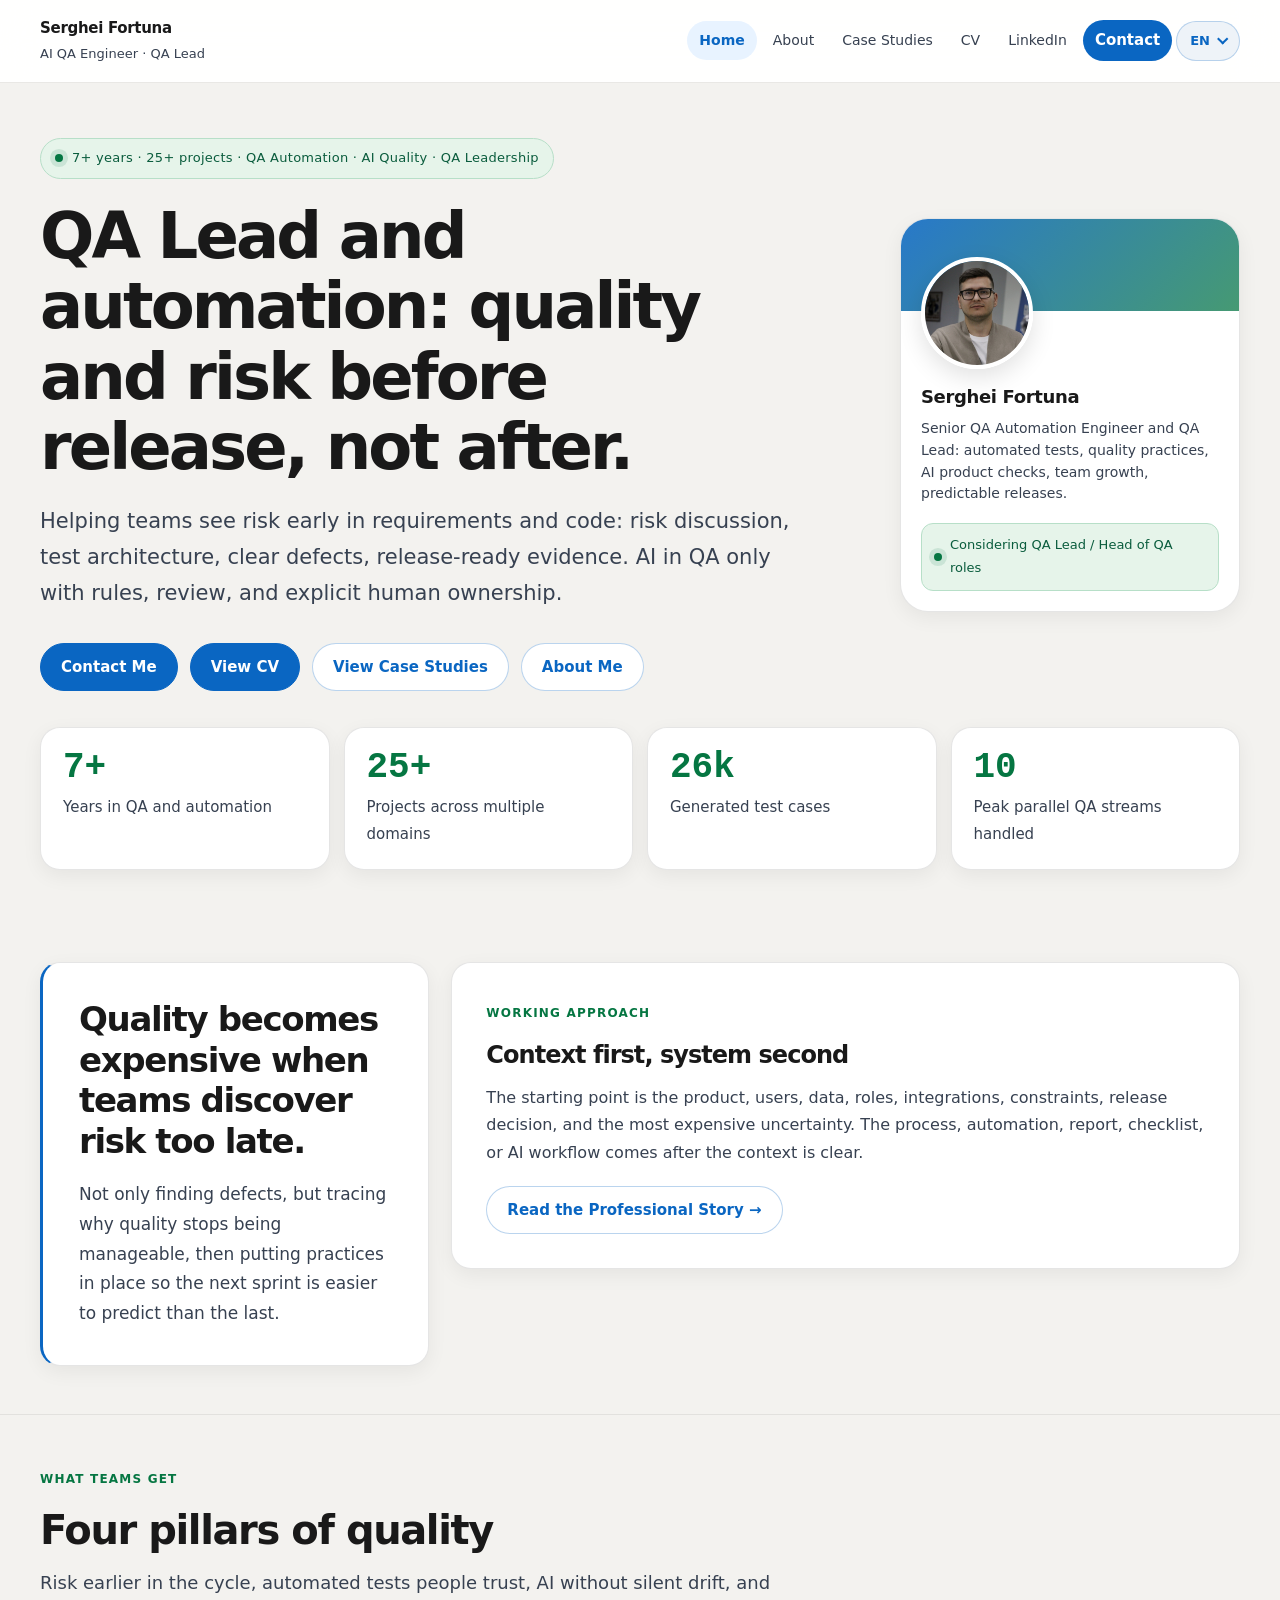
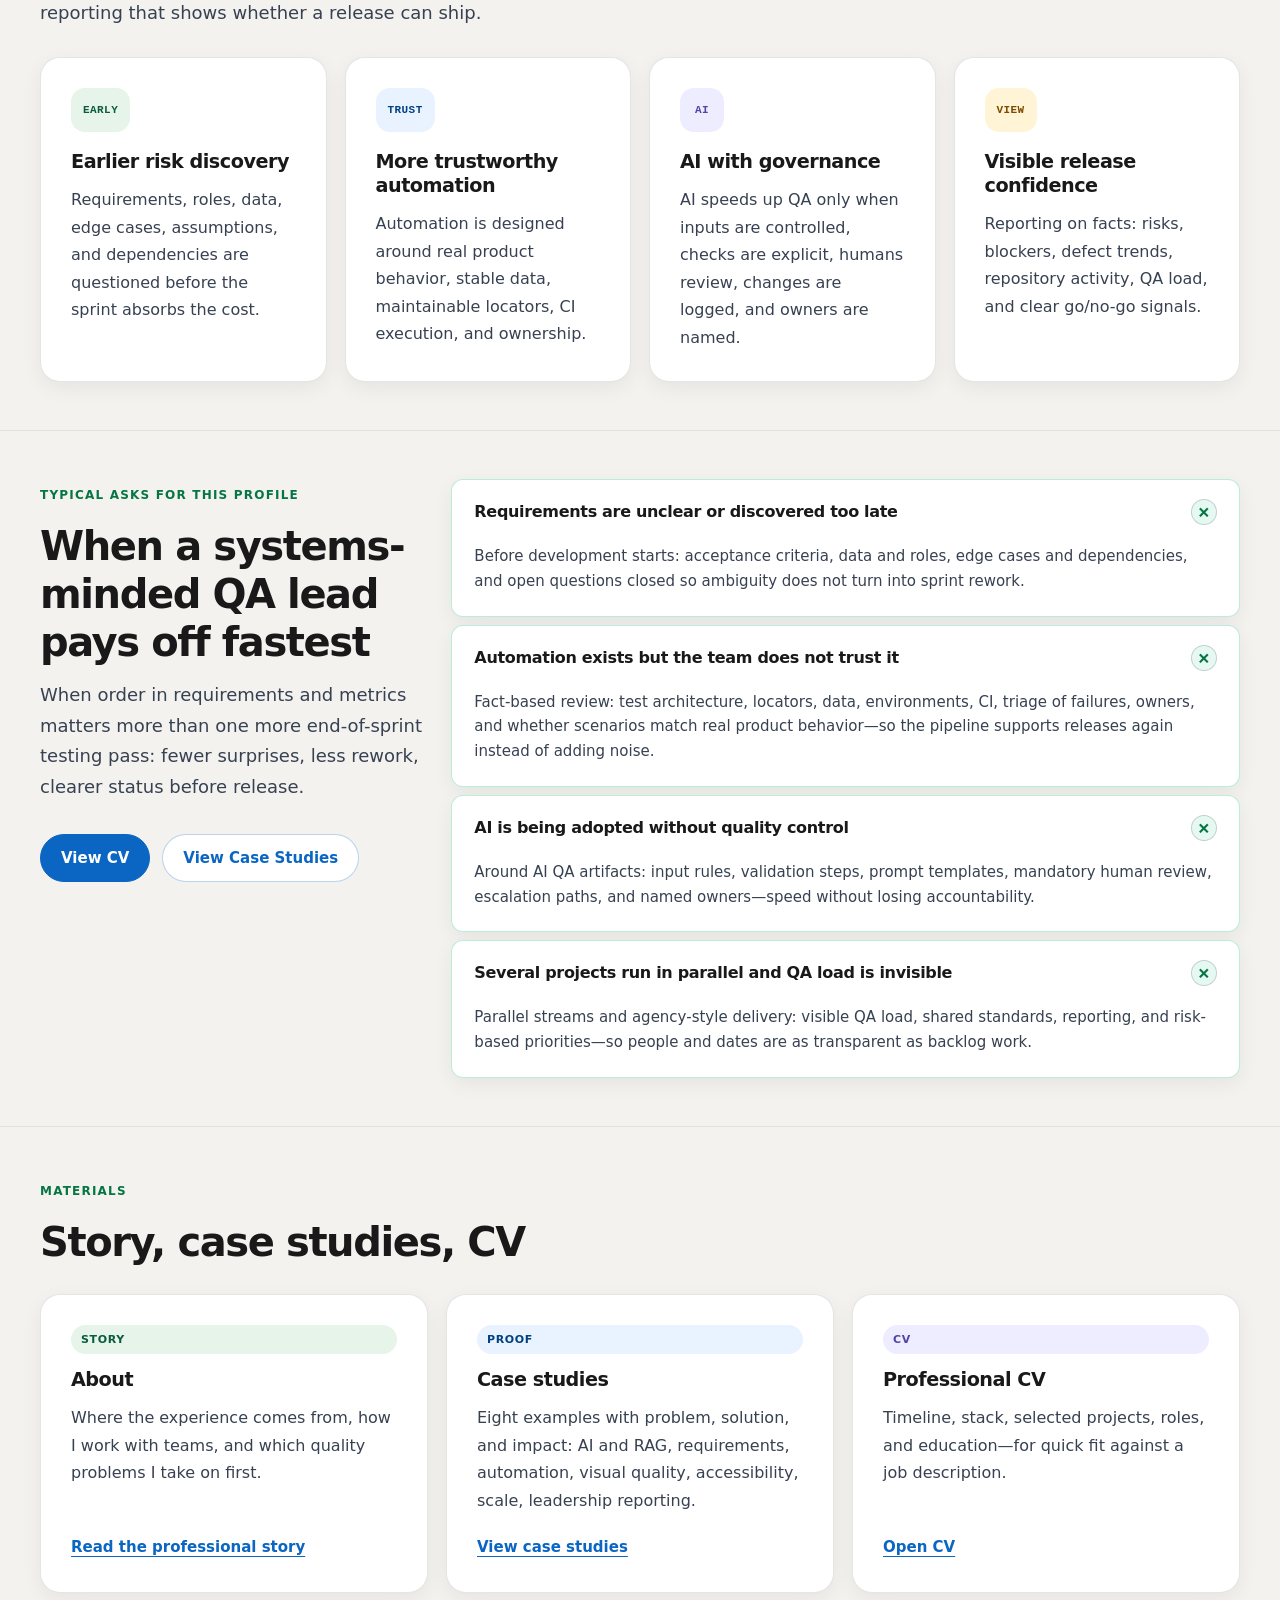
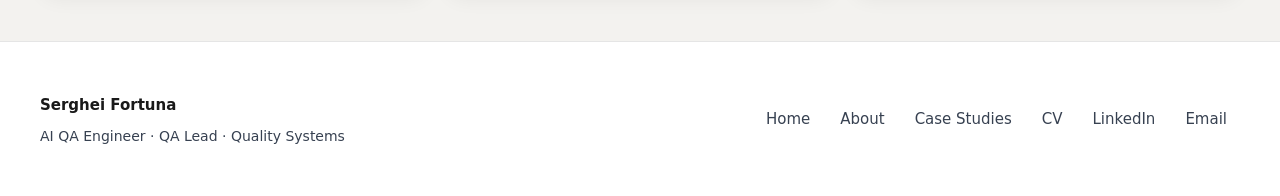
<file: docs/index.html>
<!doctype html>
<html lang="en">
<head>
  <meta charset="utf-8">
  <meta name="viewport" content="width=device-width, initial-scale=1">
  <title>Serghei Fortuna — QA Systems, Automation & AI Quality</title>
  <meta name="description" content="QA Lead and Senior QA Automation Engineer: risk and quality before release, test architecture, AI QA governance with human ownership, 7+ years, 25+ projects.">
  <link rel="canonical" href="https://kiritoqa.github.io/sf_kit/">
  <link rel="alternate" hreflang="en" href="https://kiritoqa.github.io/sf_kit/">
  <link rel="alternate" hreflang="ru" href="https://kiritoqa.github.io/sf_kit/ru/">
  <link rel="alternate" hreflang="x-default" href="https://kiritoqa.github.io/sf_kit/">
  <link rel="stylesheet" href="styles.css">
</head>
<body>

<nav class="nav">
  <div class="wrap nav-inner">
    <a class="brand" href="index.html">
      <strong>Serghei Fortuna</strong>
      <span>AI QA Engineer · QA Lead</span>
    </a>
    <button class="nav-toggle" type="button" aria-controls="primary-navigation" aria-expanded="false" aria-label="Open navigation menu">
      <span></span>
      <span></span>
      <span></span>
    </button>
    <div class="nav-links" id="primary-navigation">
      <a href="index.html" class="active" aria-label="Current page: portfolio homepage">Home</a>
      <a href="about.html" aria-label="Read professional story about Serghei Fortuna">About</a>
      <a href="evidence.html" aria-label="Read QA case studies by Serghei Fortuna">Case Studies</a>
      <a href="cv.html" aria-label="Open HTML CV for Serghei Fortuna">CV</a>
      <a href="https://www.linkedin.com/in/sergey-fortuna-11864a1a2" target="_blank" rel="noopener" aria-label="Open Serghei Fortuna LinkedIn profile">LinkedIn</a>
      <a href="about.html#contact" class="nav-cta" aria-label="Open contact section for Serghei Fortuna">Contact</a>
      <div class="language-dropdown">
        <button class="language-toggle" type="button" aria-haspopup="true" aria-expanded="false" aria-label="Language selector">
          <span>EN</span><span class="lang-chevron" aria-hidden="true"></span>
        </button>
        <div class="language-menu" role="menu">
          <a href="index.html" class="active-lang" role="menuitem">English</a>
          <a href="ru/index.html" role="menuitem">Русский</a>
        </div>
      </div>
    </div>
  </div>
</nav>

<main>
  <header class="hero">
    <div class="wrap hero-grid">
      <div>
        <div class="eyebrow"><span class="dot"></span>7+ years · 25+ projects · QA Automation · AI Quality · QA Leadership</div>
        <h1>QA Lead and automation: quality and risk before release, not after.</h1>
        <p class="lead">Helping teams see risk early in requirements and code: risk discussion, test architecture, clear defects, release-ready evidence. AI in QA only with rules, review, and explicit human ownership.</p>
        <div class="hero-actions">
          <a class="btn btn-primary" href="about.html#contact">Contact Me</a>
          <a class="btn btn-sky" href="cv.html">View CV</a>
          <a class="btn" href="evidence.html">View Case Studies</a>
          <a class="btn" href="about.html">About Me</a>
        </div>
      </div>
      <aside>
        <div class="profile-card">
          <img src="assets/profile.png" alt="Serghei Fortuna — QA Lead">
          <div class="profile-meta">
            <strong>Serghei Fortuna</strong>
            <p>Senior QA Automation Engineer and QA Lead: automated tests, quality practices, AI product checks, team growth, predictable releases.</p>
            <div class="profile-availability"><span class="dot"></span>Considering QA Lead / Head of QA roles</div>
          </div>
        </div>
      </aside>
    </div>
    <div class="wrap metrics-bar" aria-label="Career facts">
      <div class="metric"><div class="metric-num">7+</div><div class="metric-label">Years in QA and automation</div></div>
      <div class="metric"><div class="metric-num">25+</div><div class="metric-label">Projects across multiple domains</div></div>
      <div class="metric"><div class="metric-num">26k</div><div class="metric-label">Generated test cases</div></div>
      <div class="metric"><div class="metric-num">10</div><div class="metric-label">Peak parallel QA streams handled</div></div>
    </div>
  </header>

  <section>
    <div class="wrap two-col">
      <div class="quote-block">
        <p class="quote-text">Quality becomes expensive when teams discover risk too late.</p>
        <p class="quote-sub">Not only finding defects, but tracing why quality stops being manageable, then putting practices in place so the next sprint is easier to predict than the last.</p>
      </div>
      <div class="panel">
        <div class="section-label">Working Approach</div>
        <h3>Context first, system second</h3>
        <p>The starting point is the product, users, data, roles, integrations, constraints, release decision, and the most expensive uncertainty. The process, automation, report, checklist, or AI workflow comes after the context is clear.</p>
        <div style="margin-top:20px"><a class="btn btn-ghost" href="about.html">Read the Professional Story →</a></div>
      </div>
    </div>
  </section>

  <section>
    <div class="wrap">
      <div class="section-head">
        <div class="section-label">What teams get</div>
        <h2>Four pillars of quality</h2>
        <p>Risk earlier in the cycle, automated tests people trust, AI without silent drift, and reporting that shows whether a release can ship.</p>
      </div>
      <div class="grid-4">
        <article class="card"><div class="card-icon icon-green">EARLY</div><h3>Earlier risk discovery</h3><p>Requirements, roles, data, edge cases, assumptions, and dependencies are questioned before the sprint absorbs the cost.</p></article>
        <article class="card"><div class="card-icon icon-sky">TRUST</div><h3>More trustworthy automation</h3><p>Automation is designed around real product behavior, stable data, maintainable locators, CI execution, and ownership.</p></article>
        <article class="card"><div class="card-icon icon-violet">AI</div><h3>AI with governance</h3><p>AI speeds up QA only when inputs are controlled, checks are explicit, humans review, changes are logged, and owners are named.</p></article>
        <article class="card"><div class="card-icon icon-amber">VIEW</div><h3>Visible release confidence</h3><p>Reporting on facts: risks, blockers, defect trends, repository activity, QA load, and clear go/no-go signals.</p></article>
      </div>
    </div>
  </section>

  <section>
    <div class="wrap two-col">
      <div>
        <div class="section-head">
          <div class="section-label">Typical asks for this profile</div>
          <h2>When a systems-minded QA lead pays off fastest</h2>
          <p>When order in requirements and metrics matters more than one more end-of-sprint testing pass: fewer surprises, less rework, clearer status before release.</p>
        </div>
        <div class="hero-actions">
          <a class="btn btn-primary" href="cv.html">View CV</a>
          <a class="btn" href="evidence.html">View Case Studies</a>
        </div>
      </div>
      <div class="accordion">
        <div class="accordion-item open"><button class="accordion-trigger" type="button"><span>Requirements are unclear or discovered too late</span><span class="acc-icon">+</span></button><div class="accordion-content">Before development starts: acceptance criteria, data and roles, edge cases and dependencies, and open questions closed so ambiguity does not turn into sprint rework.</div></div>
        <div class="accordion-item open"><button class="accordion-trigger" type="button"><span>Automation exists but the team does not trust it</span><span class="acc-icon">+</span></button><div class="accordion-content">Fact-based review: test architecture, locators, data, environments, CI, triage of failures, owners, and whether scenarios match real product behavior—so the pipeline supports releases again instead of adding noise.</div></div>
        <div class="accordion-item open"><button class="accordion-trigger" type="button"><span>AI is being adopted without quality control</span><span class="acc-icon">+</span></button><div class="accordion-content">Around AI QA artifacts: input rules, validation steps, prompt templates, mandatory human review, escalation paths, and named owners—speed without losing accountability.</div></div>
        <div class="accordion-item open"><button class="accordion-trigger" type="button"><span>Several projects run in parallel and QA load is invisible</span><span class="acc-icon">+</span></button><div class="accordion-content">Parallel streams and agency-style delivery: visible QA load, shared standards, reporting, and risk-based priorities—so people and dates are as transparent as backlog work.</div></div>
      </div>
    </div>
  </section>

  <section>
    <div class="wrap">
      <div class="section-head">
        <div class="section-label">Materials</div>
        <h2>Story, case studies, CV</h2>
      </div>
      <div class="grid-3 deck-cta">
        <article class="card"><div class="tag tag-green" style="margin-bottom:14px">Story</div><h3>About</h3><p>Where the experience comes from, how I work with teams, and which quality problems I take on first.</p><div><a class="text-link" href="about.html">Read the professional story</a></div></article>
        <article class="card"><div class="tag tag-sky" style="margin-bottom:14px">Proof</div><h3>Case studies</h3><p>Eight examples with problem, solution, and impact: AI and RAG, requirements, automation, visual quality, accessibility, scale, leadership reporting.</p><div><a class="text-link" href="evidence.html">View case studies</a></div></article>
        <article class="card"><div class="tag tag-violet" style="margin-bottom:14px">CV</div><h3>Professional CV</h3><p>Timeline, stack, selected projects, roles, and education—for quick fit against a job description.</p><div><a class="text-link" href="cv.html">Open CV</a></div></article>
      </div>
    </div>
  </section>
</main>


<footer class="footer">
  <div class="wrap footer-inner">
    <div class="footer-brand">
      <strong>Serghei Fortuna</strong>
      <p>AI QA Engineer · QA Lead · Quality Systems</p>
    </div>
    <nav class="footer-links">
      <a href="index.html" aria-label="Open portfolio homepage">Home</a>
      <a href="about.html" aria-label="Read professional story about Serghei Fortuna">About</a>
      <a href="evidence.html" aria-label="Read QA case studies by Serghei Fortuna">Case Studies</a>
      <a href="cv.html" aria-label="Open HTML CV for Serghei Fortuna">CV</a>
      <a href="https://www.linkedin.com/in/sergey-fortuna-11864a1a2" target="_blank" rel="noopener" aria-label="Open Serghei Fortuna LinkedIn profile">LinkedIn</a>
      <a href="about.html#contact" aria-label="Open email contact section for Serghei Fortuna">Email</a>
    </nav>
  </div>
</footer>

<script src="site.js"></script>
</body>
</html>
</file>
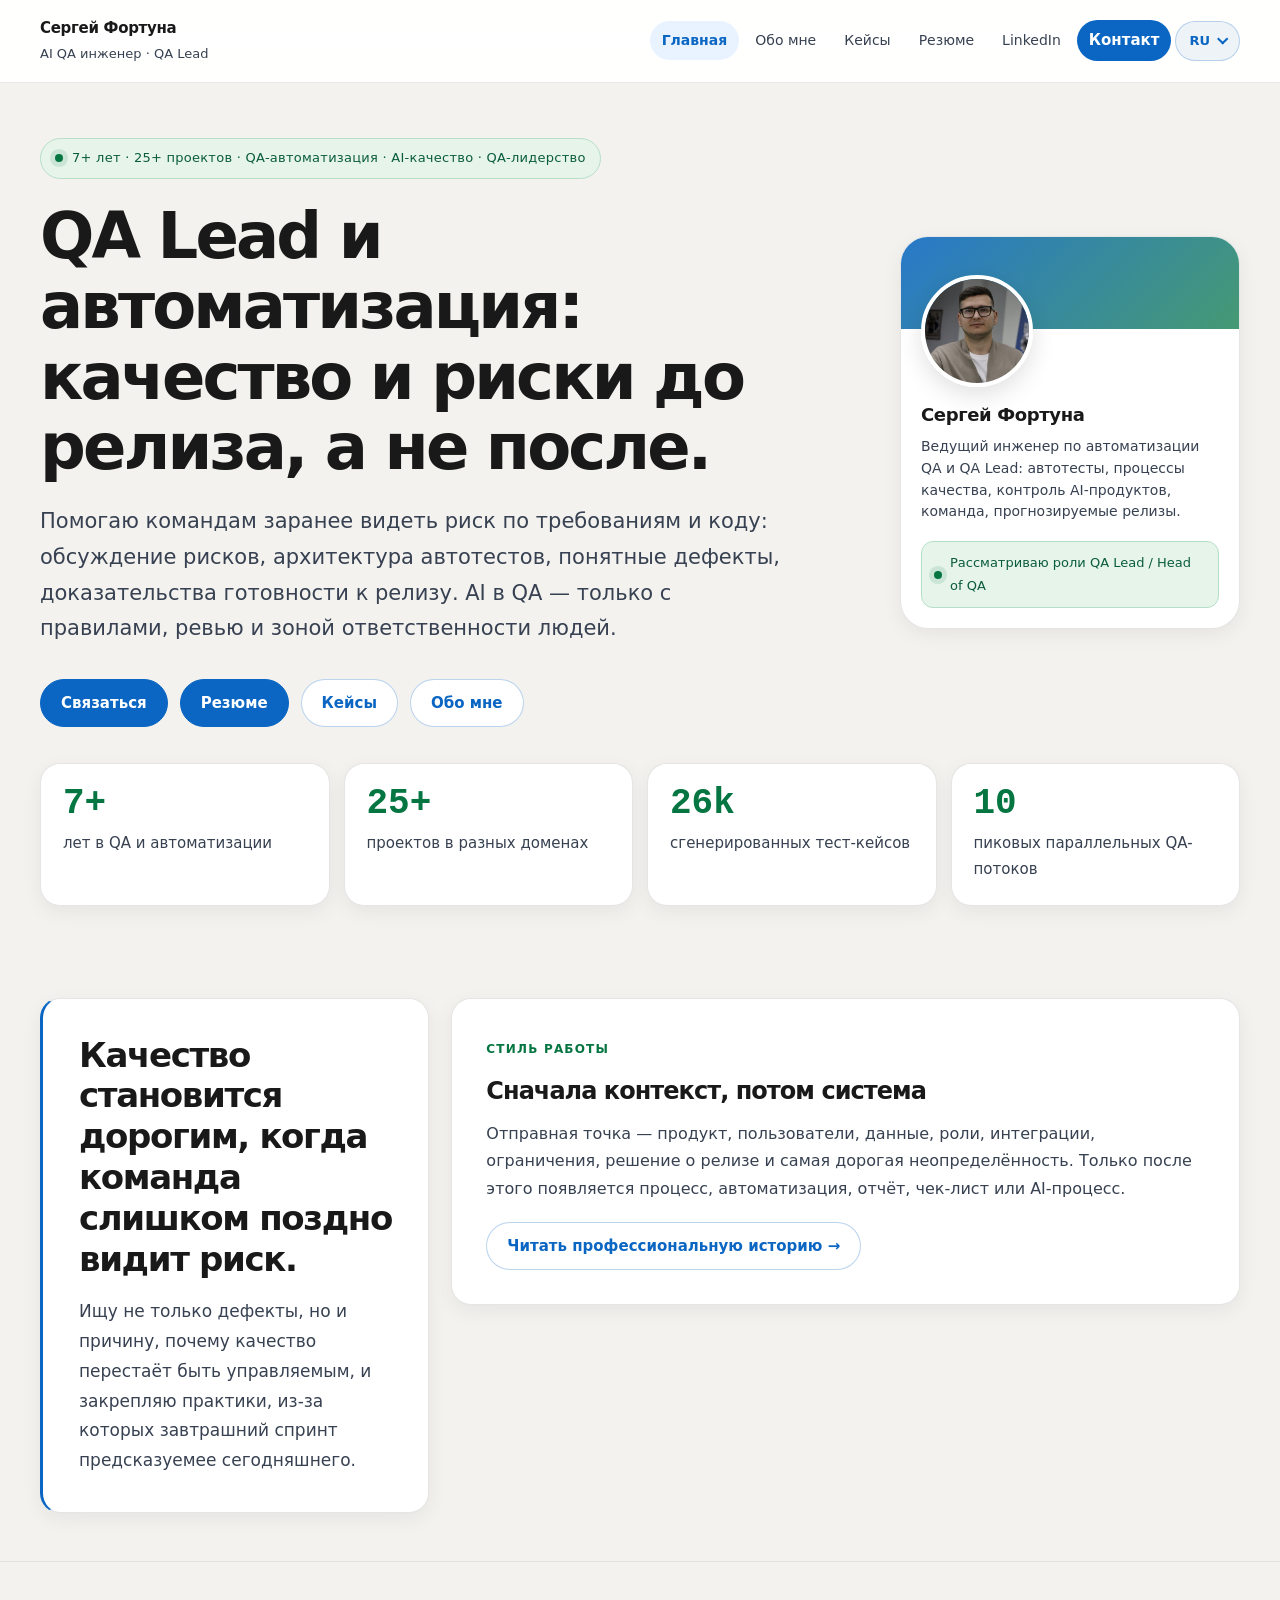
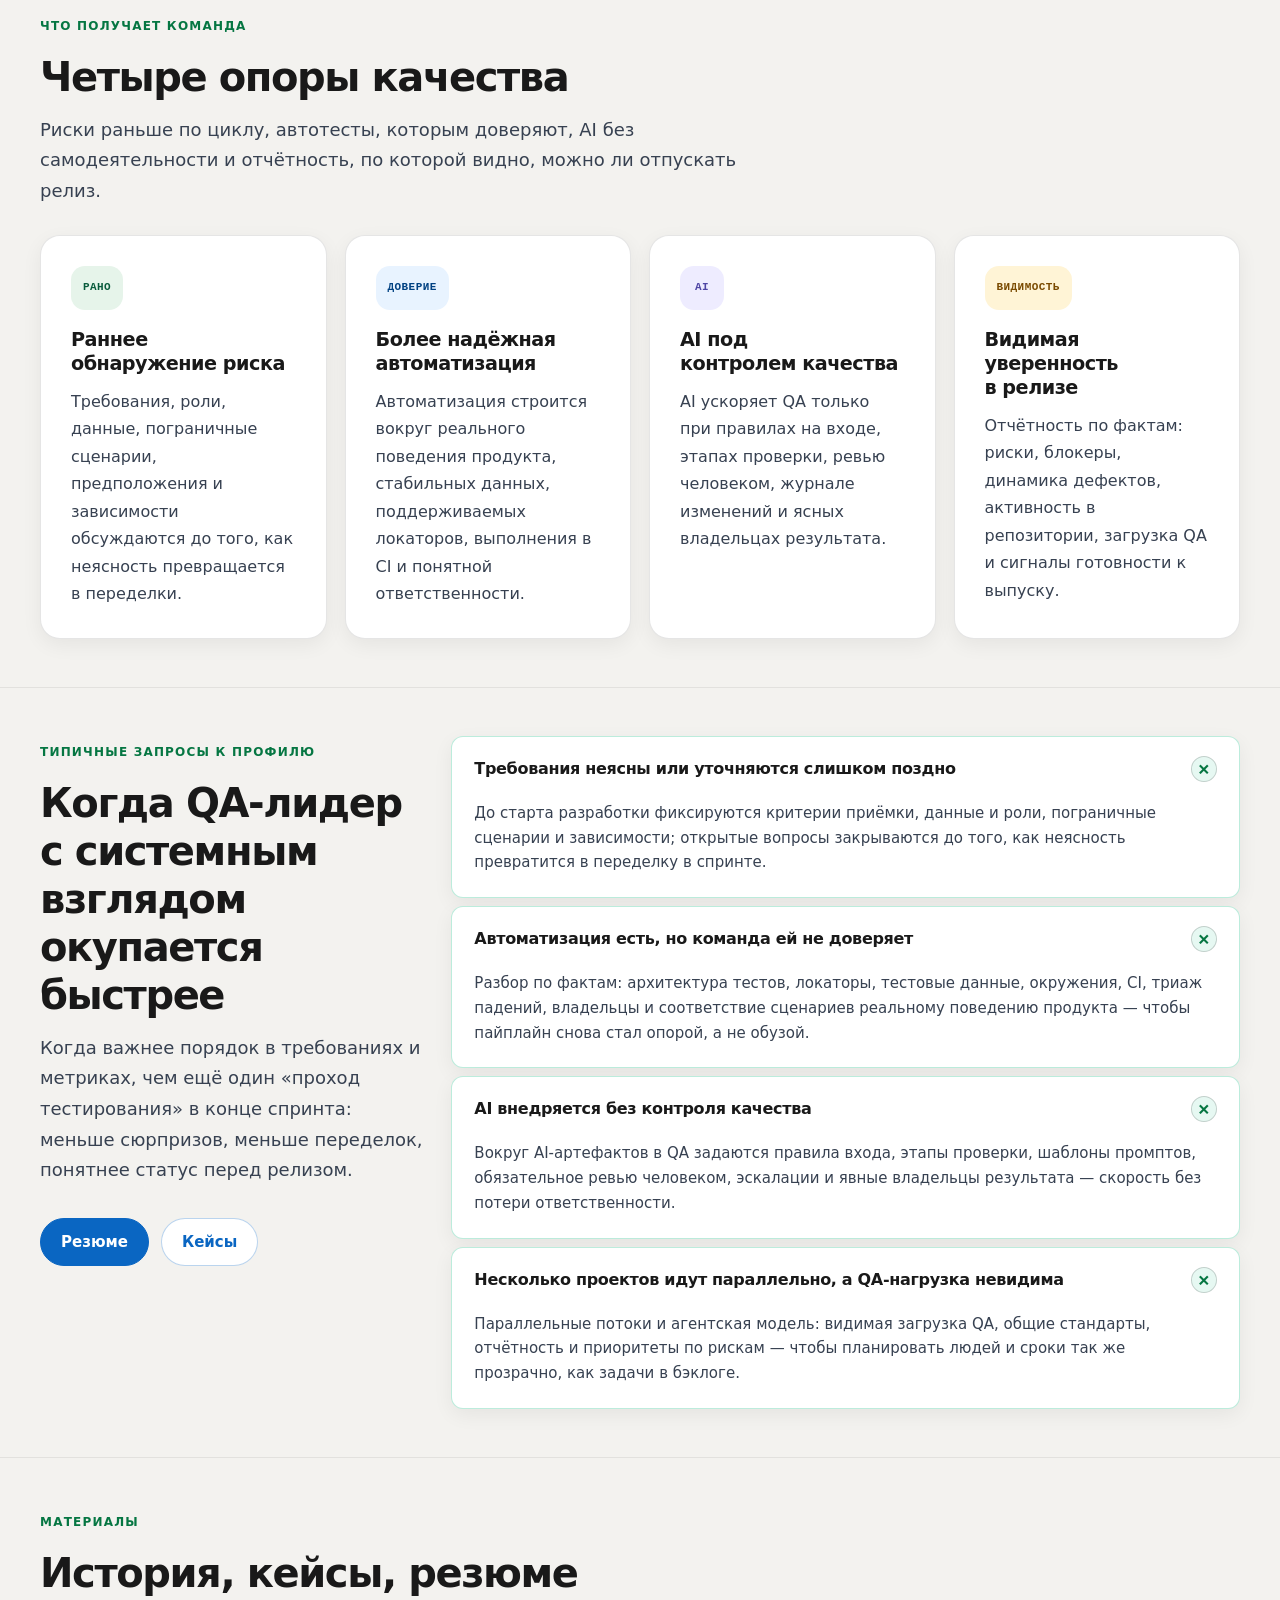
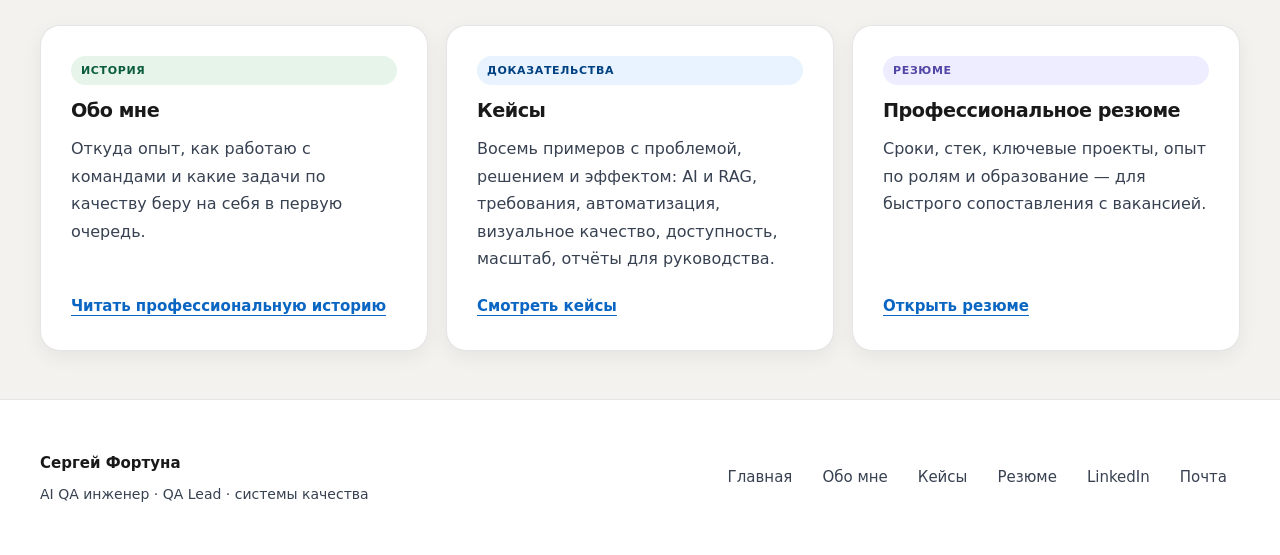
<file: docs/ru/index.html>
<!doctype html>
<html lang="ru">
<head>
  <meta charset="utf-8">
  <meta name="viewport" content="width=device-width, initial-scale=1">
  <title>Сергей Фортуна — системы качества, автоматизация и AI-качество</title>
  <meta name="description" content="Старший инженер QA и QA Lead: системы качества, требования, автоматизация, контроль AI-качества и уверенность в релизе.">
  <link rel="canonical" href="https://kiritoqa.github.io/sf_kit/ru/">
  <link rel="alternate" hreflang="en" href="https://kiritoqa.github.io/sf_kit/">
  <link rel="alternate" hreflang="ru" href="https://kiritoqa.github.io/sf_kit/ru/">
  <link rel="alternate" hreflang="x-default" href="https://kiritoqa.github.io/sf_kit/">
  <link rel="stylesheet" href="../styles.css">
</head>
<body>

<nav class="nav">
  <div class="wrap nav-inner">
    <a class="brand" href="index.html">
      <strong>Сергей Фортуна</strong>
      <span>AI QA инженер · QA Lead</span>
    </a>
    <button class="nav-toggle" type="button" aria-controls="primary-navigation" aria-expanded="false" aria-label="Открыть меню навигации">
      <span></span>
      <span></span>
      <span></span>
    </button>
    <div class="nav-links" id="primary-navigation">
      <a href="index.html" class="active" aria-label="Текущая страница: главная">Главная</a>
      <a href="about.html" aria-label="Прочитать профессиональную историю Сергея Фортуны">Обо мне</a>
      <a href="evidence.html" aria-label="Прочитать QA-кейсы Сергея Фортуны">Кейсы</a>
      <a href="cv.html" aria-label="Открыть резюме Сергея Фортуны">Резюме</a>
      <a href="https://www.linkedin.com/in/sergey-fortuna-11864a1a2" target="_blank" rel="noopener" aria-label="Открыть профиль Сергея Фортуны в LinkedIn">LinkedIn</a>
      <a href="about.html#contact" class="nav-cta" aria-label="Открыть раздел контактов">Контакт</a>
      <div class="language-dropdown">
        <button class="language-toggle" type="button" aria-haspopup="true" aria-expanded="false" aria-label="Выбор языка">
          <span>RU</span><span class="lang-chevron" aria-hidden="true"></span>
        </button>
        <div class="language-menu" role="menu">
          <a href="index.html" class="active-lang" role="menuitem">Русский</a>
          <a href="../index.html" role="menuitem">Английский</a>
        </div>
      </div>
    </div>
  </div>
</nav>

<main>
  <header class="hero">
    <div class="wrap hero-grid">
      <div>
        <div class="eyebrow"><span class="dot"></span>7+ лет · 25+ проектов · QA-автоматизация · AI-качество · QA-лидерство</div>
        <h1>QA Lead и автоматизация: качество и риски до релиза, а не после.</h1>
        <p class="lead">Помогаю командам заранее видеть риск по требованиям и коду: обсуждение рисков, архитектура автотестов, понятные дефекты, доказательства готовности к релизу. AI в QA — только с правилами, ревью и зоной ответственности людей.</p>
        <div class="hero-actions">
          <a class="btn btn-primary" href="about.html#contact">Связаться</a>
          <a class="btn btn-sky" href="cv.html">Резюме</a>
          <a class="btn" href="evidence.html">Кейсы</a>
          <a class="btn" href="about.html">Обо мне</a>
        </div>
      </div>
      <aside>
        <div class="profile-card">
          <img src="../assets/profile.png" alt="Сергей Фортуна — QA Lead">
          <div class="profile-meta">
            <strong>Сергей Фортуна</strong>
            <p>Ведущий инженер по автоматизации QA и QA Lead: автотесты, процессы качества, контроль AI-продуктов, команда, прогнозируемые релизы.</p>
            <div class="profile-availability"><span class="dot"></span>Рассматриваю роли QA Lead / Head of QA</div>
          </div>
        </div>
      </aside>
    </div>
    <div class="wrap metrics-bar" aria-label="Career facts">
      <div class="metric"><div class="metric-num">7+</div><div class="metric-label">лет в QA и автоматизации</div></div>
      <div class="metric"><div class="metric-num">25+</div><div class="metric-label">проектов в разных доменах</div></div>
      <div class="metric"><div class="metric-num">26k</div><div class="metric-label">сгенерированных тест-кейсов</div></div>
      <div class="metric"><div class="metric-num">10</div><div class="metric-label">пиковых параллельных QA-потоков</div></div>
    </div>
  </header>

  <section>
    <div class="wrap two-col">
      <div class="quote-block">
        <p class="quote-text">Качество становится дорогим, когда команда слишком поздно видит риск.</p>
        <p class="quote-sub">Ищу не только дефекты, но и причину, почему качество перестаёт быть управляемым, и закрепляю практики, из‑за которых завтрашний спринт предсказуемее сегодняшнего.</p>
      </div>
      <div class="panel">
        <div class="section-label">Стиль работы</div>
        <h3>Сначала контекст, потом система</h3>
        <p>Отправная точка — продукт, пользователи, данные, роли, интеграции, ограничения, решение о релизе и самая дорогая неопределённость. Только после этого появляется процесс, автоматизация, отчёт, чек-лист или AI-процесс.</p>
        <div style="margin-top:20px"><a class="btn btn-ghost" href="about.html">Читать профессиональную историю →</a></div>
      </div>
    </div>
  </section>

  <section>
    <div class="wrap">
      <div class="section-head"><div class="section-label">Что получает команда</div><h2>Четыре опоры качества</h2><p>Риски раньше по циклу, автотесты, которым доверяют, AI без самодеятельности и отчётность, по которой видно, можно ли отпускать релиз.</p></div>
      <div class="grid-4">
        <article class="card"><div class="card-icon icon-green">РАНО</div><h3>Раннее обнаружение риска</h3><p>Требования, роли, данные, пограничные сценарии, предположения и зависимости обсуждаются до того, как неясность превращается в переделки.</p></article>
        <article class="card"><div class="card-icon icon-sky">ДОВЕРИЕ</div><h3>Более надёжная автоматизация</h3><p>Автоматизация строится вокруг реального поведения продукта, стабильных данных, поддерживаемых локаторов, выполнения в CI и понятной ответственности.</p></article>
        <article class="card"><div class="card-icon icon-violet">AI</div><h3>AI под контролем качества</h3><p>AI ускоряет QA только при правилах на входе, этапах проверки, ревью человеком, журнале изменений и ясных владельцах результата.</p></article>
        <article class="card"><div class="card-icon icon-amber">ВИДИМОСТЬ</div><h3>Видимая уверенность в релизе</h3><p>Отчётность по фактам: риски, блокеры, динамика дефектов, активность в репозитории, загрузка QA и сигналы готовности к выпуску.</p></article>
      </div>
    </div>
  </section>

  <section>
    <div class="wrap two-col">
      <div><div class="section-head"><div class="section-label">Типичные запросы к профилю</div><h2>Когда QA-лидер с системным взглядом окупается быстрее</h2><p>Когда важнее порядок в требованиях и метриках, чем ещё один «проход тестирования» в конце спринта: меньше сюрпризов, меньше переделок, понятнее статус перед релизом.</p></div><div class="hero-actions"><a class="btn btn-primary" href="cv.html">Резюме</a><a class="btn" href="evidence.html">Кейсы</a></div></div>
      <div class="accordion">
        <div class="accordion-item open"><button class="accordion-trigger" type="button"><span>Требования неясны или уточняются слишком поздно</span><span class="acc-icon">+</span></button><div class="accordion-content">До старта разработки фиксируются критерии приёмки, данные и роли, пограничные сценарии и зависимости; открытые вопросы закрываются до того, как неясность превратится в переделку в спринте.</div></div>
        <div class="accordion-item open"><button class="accordion-trigger" type="button"><span>Автоматизация есть, но команда ей не доверяет</span><span class="acc-icon">+</span></button><div class="accordion-content">Разбор по фактам: архитектура тестов, локаторы, тестовые данные, окружения, CI, триаж падений, владельцы и соответствие сценариев реальному поведению продукта — чтобы пайплайн снова стал опорой, а не обузой.</div></div>
        <div class="accordion-item open"><button class="accordion-trigger" type="button"><span>AI внедряется без контроля качества</span><span class="acc-icon">+</span></button><div class="accordion-content">Вокруг AI-артефактов в QA задаются правила входа, этапы проверки, шаблоны промптов, обязательное ревью человеком, эскалации и явные владельцы результата — скорость без потери ответственности.</div></div>
        <div class="accordion-item open"><button class="accordion-trigger" type="button"><span>Несколько проектов идут параллельно, а QA-нагрузка невидима</span><span class="acc-icon">+</span></button><div class="accordion-content">Параллельные потоки и агентская модель: видимая загрузка QA, общие стандарты, отчётность и приоритеты по рискам — чтобы планировать людей и сроки так же прозрачно, как задачи в бэклоге.</div></div>
      </div>
    </div>
  </section>

  <section>
    <div class="wrap">
      <div class="section-head"><div class="section-label">Материалы</div><h2>История, кейсы, резюме</h2></div>
      <div class="grid-3 deck-cta">
        <article class="card"><div class="tag tag-green" style="margin-bottom:14px">История</div><h3>Обо мне</h3><p>Откуда опыт, как работаю с командами и какие задачи по качеству беру на себя в первую очередь.</p><div><a class="text-link" href="about.html">Читать профессиональную историю</a></div></article>
        <article class="card"><div class="tag tag-sky" style="margin-bottom:14px">Доказательства</div><h3>Кейсы</h3><p>Восемь примеров с проблемой, решением и эффектом: AI и RAG, требования, автоматизация, визуальное качество, доступность, масштаб, отчёты для руководства.</p><div><a class="text-link" href="evidence.html">Смотреть кейсы</a></div></article>
        <article class="card"><div class="tag tag-violet" style="margin-bottom:14px">Резюме</div><h3>Профессиональное резюме</h3><p>Сроки, стек, ключевые проекты, опыт по ролям и образование — для быстрого сопоставления с вакансией.</p><div><a class="text-link" href="cv.html">Открыть резюме</a></div></article>
      </div>
    </div>
  </section>
</main>


<footer class="footer">
  <div class="wrap footer-inner">
    <div class="footer-brand"><strong>Сергей Фортуна</strong><p>AI QA инженер · QA Lead · системы качества</p></div>
    <nav class="footer-links">
      <a href="index.html">Главная</a>
      <a href="about.html">Обо мне</a>
      <a href="evidence.html">Кейсы</a>
      <a href="cv.html">Резюме</a>
      <a href="https://www.linkedin.com/in/sergey-fortuna-11864a1a2" target="_blank" rel="noopener">LinkedIn</a>
      <a href="about.html#contact">Почта</a>
    </nav>
  </div>
</footer>

<script src="../site.js"></script>
</body>
</html>
</file>
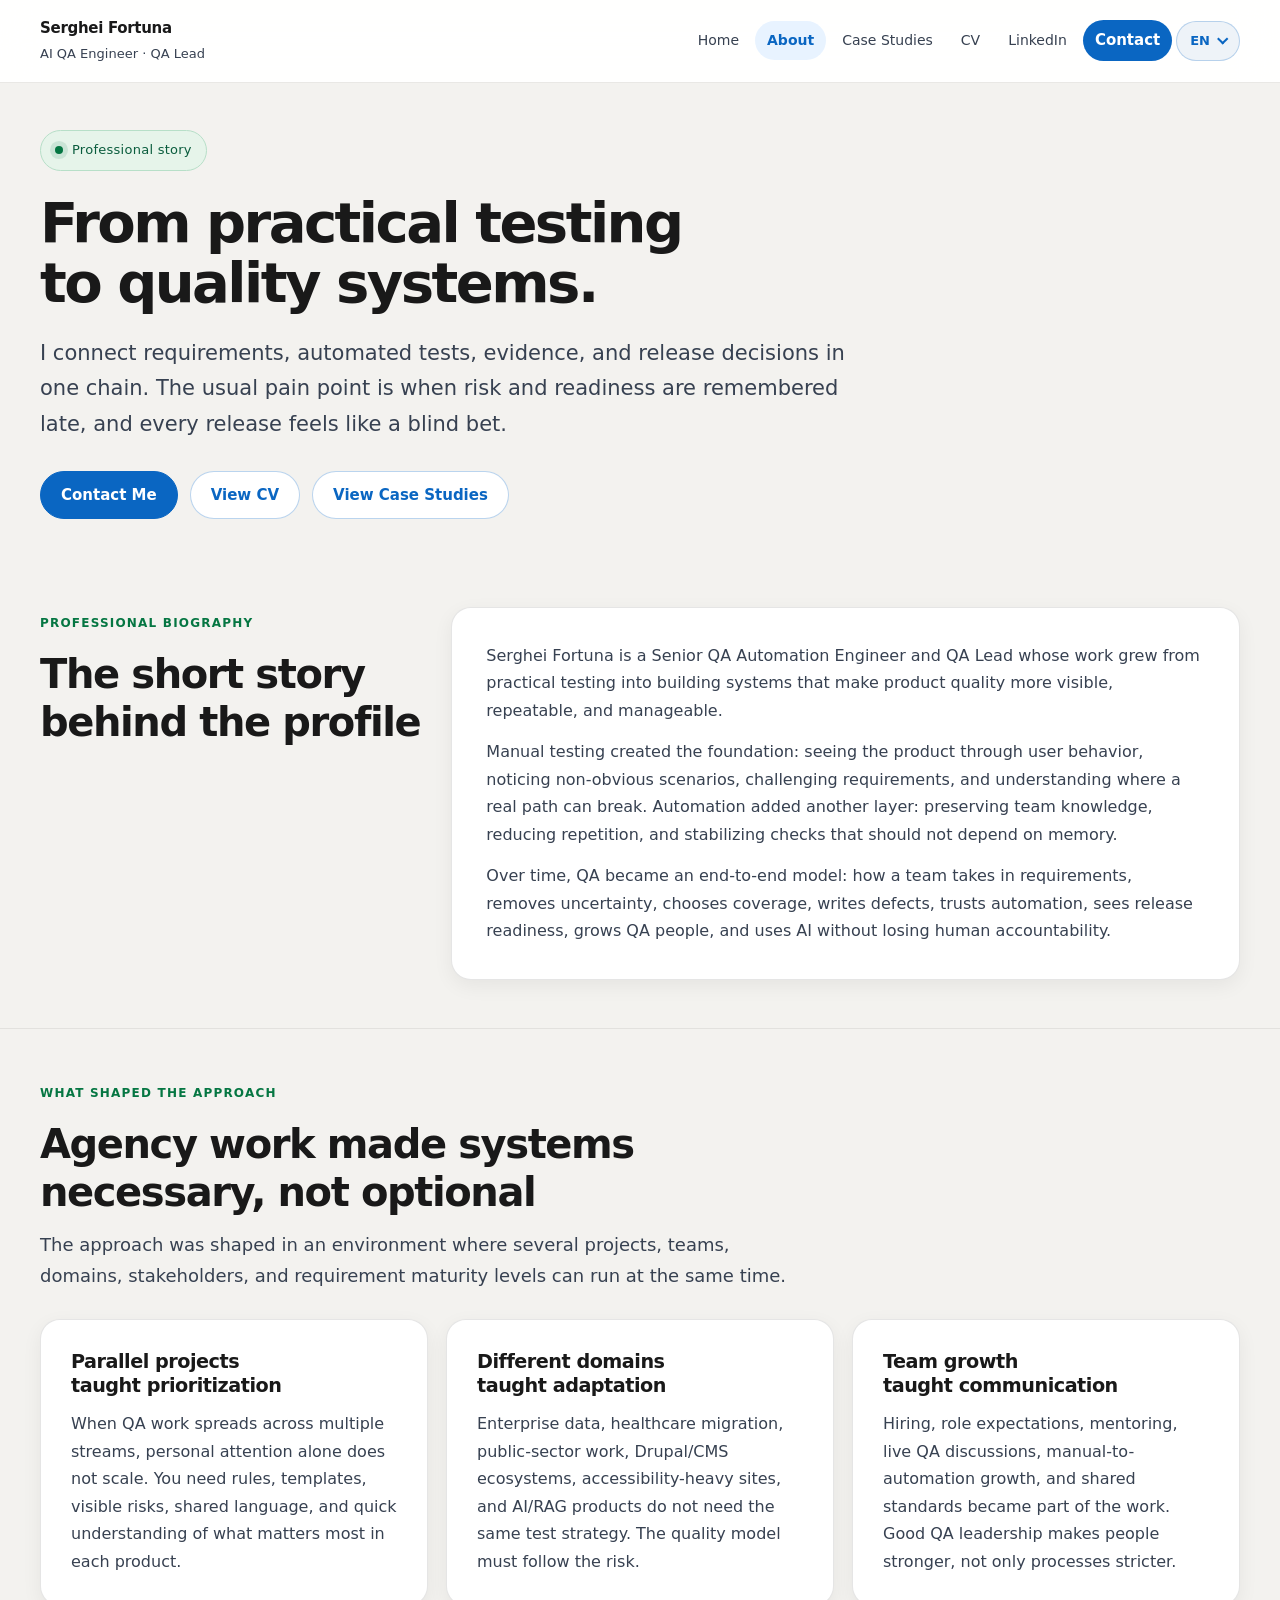
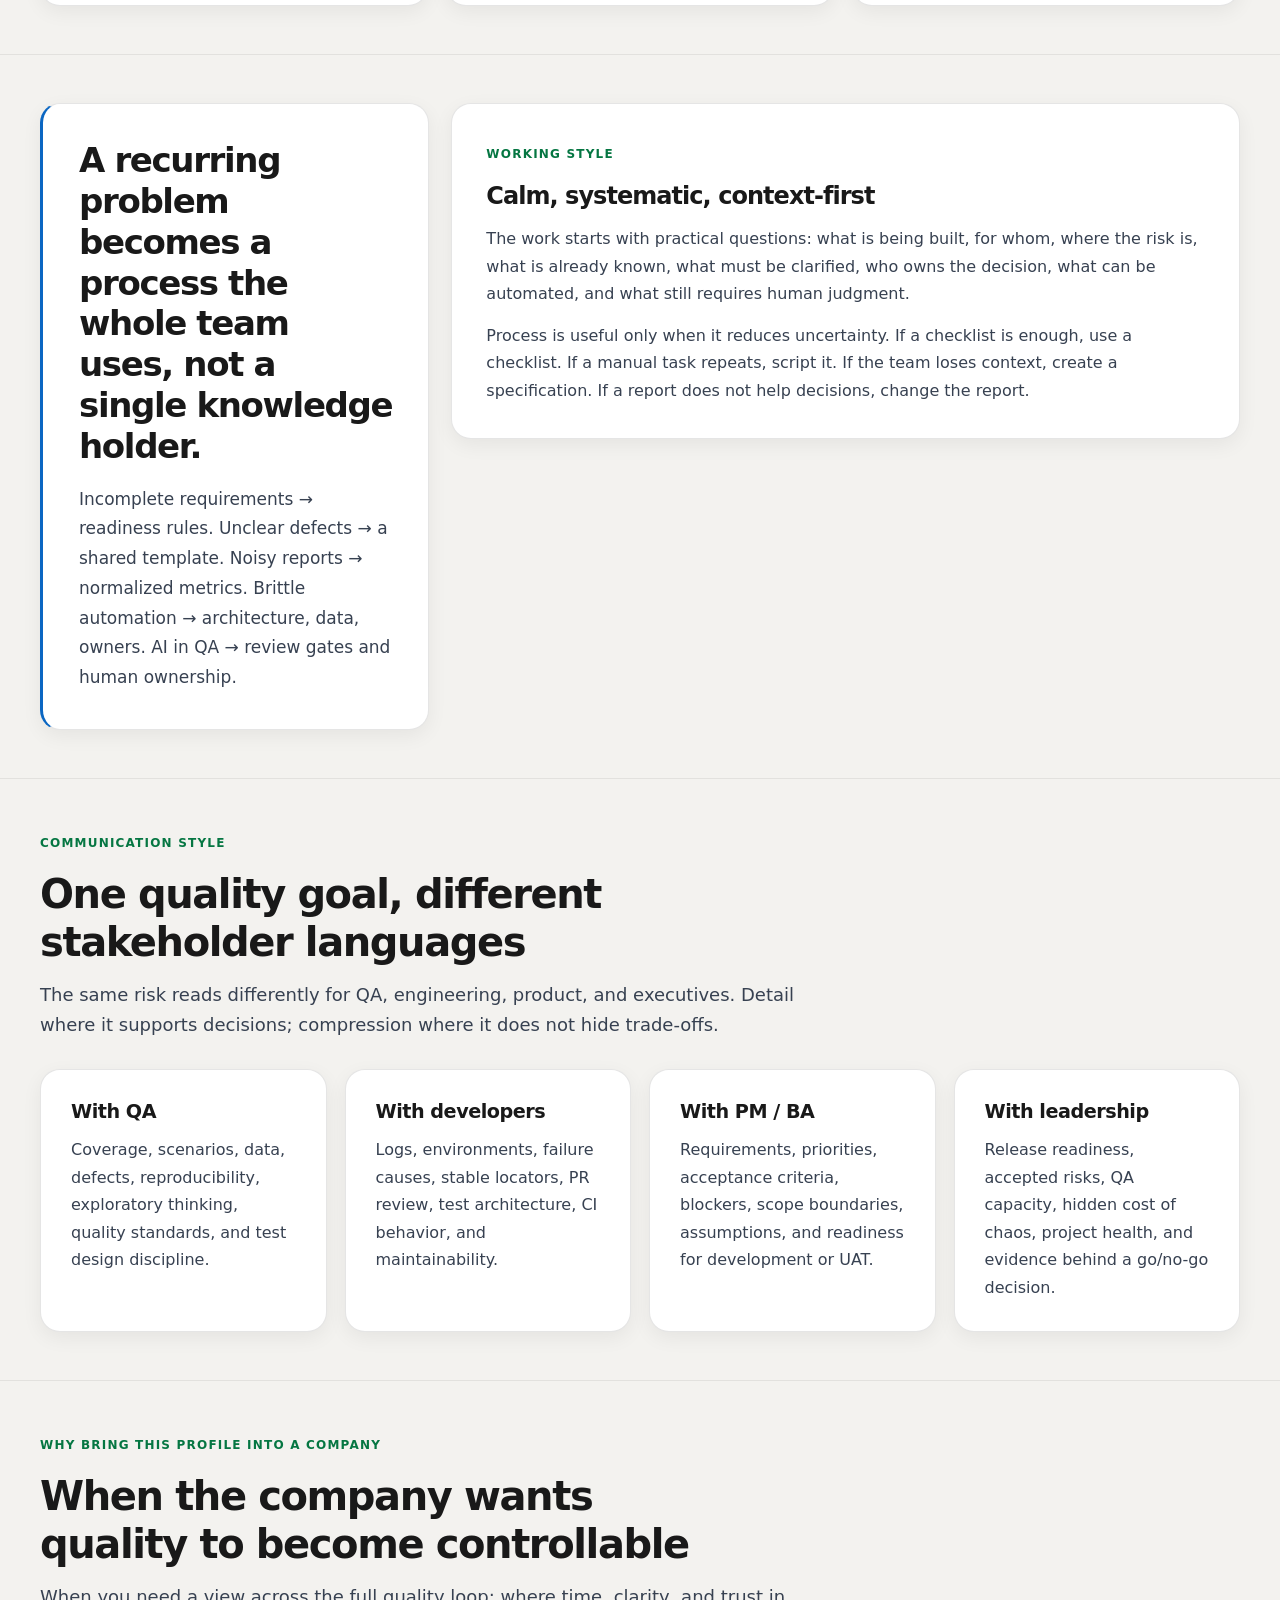
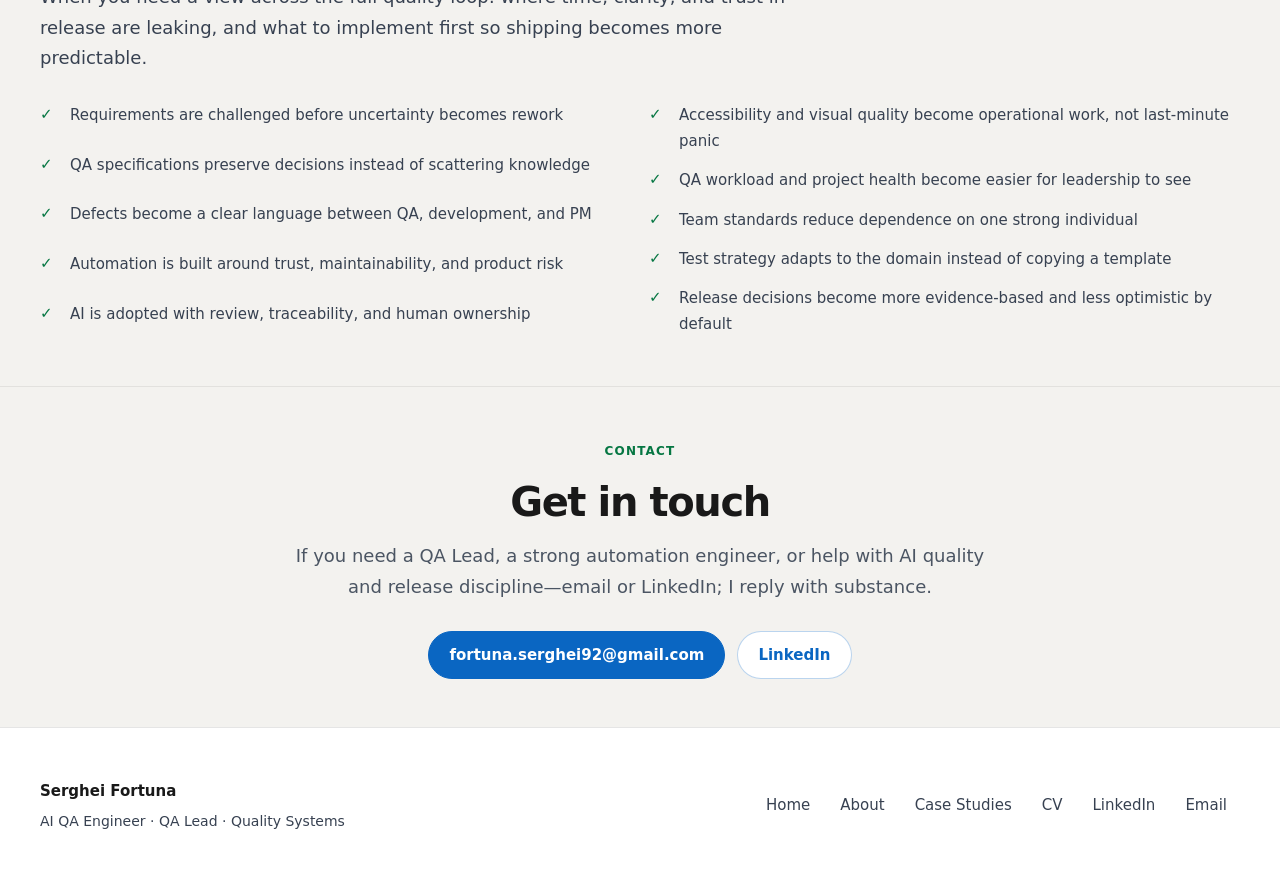
<file: docs/about.html>
<!doctype html>
<html lang="en">
<head>
  <meta charset="utf-8">
  <meta name="viewport" content="width=device-width, initial-scale=1">
  <title>About Serghei Fortuna — QA Lead Professional Story</title>
  <meta name="description" content="Professional background: requirements, automation, evidence, release decisions, stakeholder communication, and when this QA lead profile fits best.">
  <link rel="canonical" href="https://kiritoqa.github.io/sf_kit/about.html">
  <link rel="alternate" hreflang="en" href="https://kiritoqa.github.io/sf_kit/about.html">
  <link rel="alternate" hreflang="ru" href="https://kiritoqa.github.io/sf_kit/ru/about.html">
  <link rel="alternate" hreflang="x-default" href="https://kiritoqa.github.io/sf_kit/about.html">
  <link rel="stylesheet" href="styles.css">
</head>
<body>

<nav class="nav">
  <div class="wrap nav-inner">
    <a class="brand" href="index.html">
      <strong>Serghei Fortuna</strong>
      <span>AI QA Engineer · QA Lead</span>
    </a>
    <button class="nav-toggle" type="button" aria-controls="primary-navigation" aria-expanded="false" aria-label="Open navigation menu">
      <span></span>
      <span></span>
      <span></span>
    </button>
    <div class="nav-links" id="primary-navigation">
      <a href="index.html" aria-label="Current page: portfolio homepage">Home</a>
      <a href="about.html" class="active" aria-label="Read professional story about Serghei Fortuna">About</a>
      <a href="evidence.html" aria-label="Read QA case studies by Serghei Fortuna">Case Studies</a>
      <a href="cv.html" aria-label="Open HTML CV for Serghei Fortuna">CV</a>
      <a href="https://www.linkedin.com/in/sergey-fortuna-11864a1a2" target="_blank" rel="noopener" aria-label="Open Serghei Fortuna LinkedIn profile">LinkedIn</a>
      <a href="about.html#contact" class="nav-cta" aria-label="Open contact section for Serghei Fortuna">Contact</a>
      <div class="language-dropdown">
        <button class="language-toggle" type="button" aria-haspopup="true" aria-expanded="false" aria-label="Language selector">
          <span>EN</span><span class="lang-chevron" aria-hidden="true"></span>
        </button>
        <div class="language-menu" role="menu">
          <a href="about.html" class="active-lang" role="menuitem">English</a>
          <a href="ru/about.html" role="menuitem">Русский</a>
        </div>
      </div>
    </div>
  </div>
</nav>

<main>
  <header class="page-hero">
    <div class="wrap">
      <div class="eyebrow"><span class="dot"></span>Professional story</div>
      <h1>From practical testing to quality systems.</h1>
      <p class="lead" style="max-width:820px">I connect requirements, automated tests, evidence, and release decisions in one chain. The usual pain point is when risk and readiness are remembered late, and every release feels like a blind bet.</p>
      <div class="hero-actions" style="margin-top:28px">
        <a class="btn btn-primary" href="about.html#contact">Contact Me</a>
        <a class="btn" href="cv.html">View CV</a>
        <a class="btn" href="evidence.html">View Case Studies</a>
      </div>
    </div>
  </header>

  <section>
    <div class="wrap two-col">
      <div><div class="section-label">Professional biography</div><h2>The short story behind the profile</h2></div>
      <div class="panel">
        <p>Serghei Fortuna is a Senior QA Automation Engineer and QA Lead whose work grew from practical testing into building systems that make product quality more visible, repeatable, and manageable.</p>
        <p>Manual testing created the foundation: seeing the product through user behavior, noticing non-obvious scenarios, challenging requirements, and understanding where a real path can break. Automation added another layer: preserving team knowledge, reducing repetition, and stabilizing checks that should not depend on memory.</p>
        <p>Over time, QA became an end-to-end model: how a team takes in requirements, removes uncertainty, chooses coverage, writes defects, trusts automation, sees release readiness, grows QA people, and uses AI without losing human accountability.</p>
      </div>
    </div>
  </section>

  <section>
    <div class="wrap">
      <div class="section-head"><div class="section-label">What shaped the approach</div><h2>Agency work made systems necessary, not optional</h2><p>The approach was shaped in an environment where several projects, teams, domains, stakeholders, and requirement maturity levels can run at the same time.</p></div>
      <div class="grid-3">
        <article class="card"><h3>Parallel projects taught prioritization</h3><p>When QA work spreads across multiple streams, personal attention alone does not scale. You need rules, templates, visible risks, shared language, and quick understanding of what matters most in each product.</p></article>
        <article class="card"><h3>Different domains taught adaptation</h3><p>Enterprise data, healthcare migration, public-sector work, Drupal/CMS ecosystems, accessibility-heavy sites, and AI/RAG products do not need the same test strategy. The quality model must follow the risk.</p></article>
        <article class="card"><h3>Team growth taught communication</h3><p>Hiring, role expectations, mentoring, live QA discussions, manual-to-automation growth, and shared standards became part of the work. Good QA leadership makes people stronger, not only processes stricter.</p></article>
      </div>
    </div>
  </section>

  <section>
    <div class="wrap two-col">
      <div class="quote-block">
        <p class="quote-text">A recurring problem becomes a process the whole team uses, not a single knowledge holder.</p>
        <p class="quote-sub">Incomplete requirements → readiness rules. Unclear defects → a shared template. Noisy reports → normalized metrics. Brittle automation → architecture, data, owners. AI in QA → review gates and human ownership.</p>
      </div>
      <div class="panel">
        <div class="section-label">Working style</div>
        <h3>Calm, systematic, context-first</h3>
        <p>The work starts with practical questions: what is being built, for whom, where the risk is, what is already known, what must be clarified, who owns the decision, what can be automated, and what still requires human judgment.</p>
        <p>Process is useful only when it reduces uncertainty. If a checklist is enough, use a checklist. If a manual task repeats, script it. If the team loses context, create a specification. If a report does not help decisions, change the report.</p>
      </div>
    </div>
  </section>

  <section>
    <div class="wrap">
      <div class="section-head"><div class="section-label">Communication Style</div><h2>One quality goal, different stakeholder languages</h2><p>The same risk reads differently for QA, engineering, product, and executives. Detail where it supports decisions; compression where it does not hide trade-offs.</p></div>
      <div class="grid-4">
        <article class="card"><h3>With QA</h3><p>Coverage, scenarios, data, defects, reproducibility, exploratory thinking, quality standards, and test design discipline.</p></article>
        <article class="card"><h3>With developers</h3><p>Logs, environments, failure causes, stable locators, PR review, test architecture, CI behavior, and maintainability.</p></article>
        <article class="card"><h3>With PM / BA</h3><p>Requirements, priorities, acceptance criteria, blockers, scope boundaries, assumptions, and readiness for development or UAT.</p></article>
        <article class="card"><h3>With leadership</h3><p>Release readiness, accepted risks, QA capacity, hidden cost of chaos, project health, and evidence behind a go/no-go decision.</p></article>
      </div>
    </div>
  </section>

  <section>
    <div class="wrap">
      <div class="section-head"><div class="section-label">Why bring this profile into a company</div><h2>When the company wants quality to become controllable</h2><p>When you need a view across the full quality loop: where time, clarity, and trust in release are leaking, and what to implement first so shipping becomes more predictable.</p></div>
      <div class="grid-2">
        <ul class="check-list">
          <li><span class="chk">✓</span><span>Requirements are challenged before uncertainty becomes rework</span></li>
          <li><span class="chk">✓</span><span>QA specifications preserve decisions instead of scattering knowledge</span></li>
          <li><span class="chk">✓</span><span>Defects become a clear language between QA, development, and PM</span></li>
          <li><span class="chk">✓</span><span>Automation is built around trust, maintainability, and product risk</span></li>
          <li><span class="chk">✓</span><span>AI is adopted with review, traceability, and human ownership</span></li>
        </ul>
        <ul class="check-list">
          <li><span class="chk">✓</span><span>Accessibility and visual quality become operational work, not last-minute panic</span></li>
          <li><span class="chk">✓</span><span>QA workload and project health become easier for leadership to see</span></li>
          <li><span class="chk">✓</span><span>Team standards reduce dependence on one strong individual</span></li>
          <li><span class="chk">✓</span><span>Test strategy adapts to the domain instead of copying a template</span></li>
          <li><span class="chk">✓</span><span>Release decisions become more evidence-based and less optimistic by default</span></li>
        </ul>
      </div>
    </div>
  </section>

  <section id="contact" aria-labelledby="contact-heading">
    <div class="wrap" style="max-width:700px; margin:0 auto; text-align:center">
      <div class="section-label" style="justify-content:center">Contact</div>
      <h2 id="contact-heading">Get in touch</h2>
      <p style="color:var(--text-2); font-size:18px; margin-top:14px">If you need a QA Lead, a strong automation engineer, or help with AI quality and release discipline—email or LinkedIn; I reply with substance.</p>
      <div class="hero-actions" style="justify-content:center; margin-top:28px">
        <a class="btn btn-primary" href="mailto:fortuna.serghei92@gmail.com">fortuna.serghei92@gmail.com</a>
        <a class="btn" href="https://www.linkedin.com/in/sergey-fortuna-11864a1a2" target="_blank" rel="noopener">LinkedIn</a>
      </div>
    </div>
  </section>
</main>


<footer class="footer">
  <div class="wrap footer-inner">
    <div class="footer-brand">
      <strong>Serghei Fortuna</strong>
      <p>AI QA Engineer · QA Lead · Quality Systems</p>
    </div>
    <nav class="footer-links">
      <a href="index.html" aria-label="Open portfolio homepage">Home</a>
      <a href="about.html" aria-label="Read professional story about Serghei Fortuna">About</a>
      <a href="evidence.html" aria-label="Read QA case studies by Serghei Fortuna">Case Studies</a>
      <a href="cv.html" aria-label="Open HTML CV for Serghei Fortuna">CV</a>
      <a href="https://www.linkedin.com/in/sergey-fortuna-11864a1a2" target="_blank" rel="noopener" aria-label="Open Serghei Fortuna LinkedIn profile">LinkedIn</a>
      <a href="about.html#contact" aria-label="Open email contact section for Serghei Fortuna">Email</a>
    </nav>
  </div>
</footer>

<script src="site.js"></script>
</body>
</html>
</file>
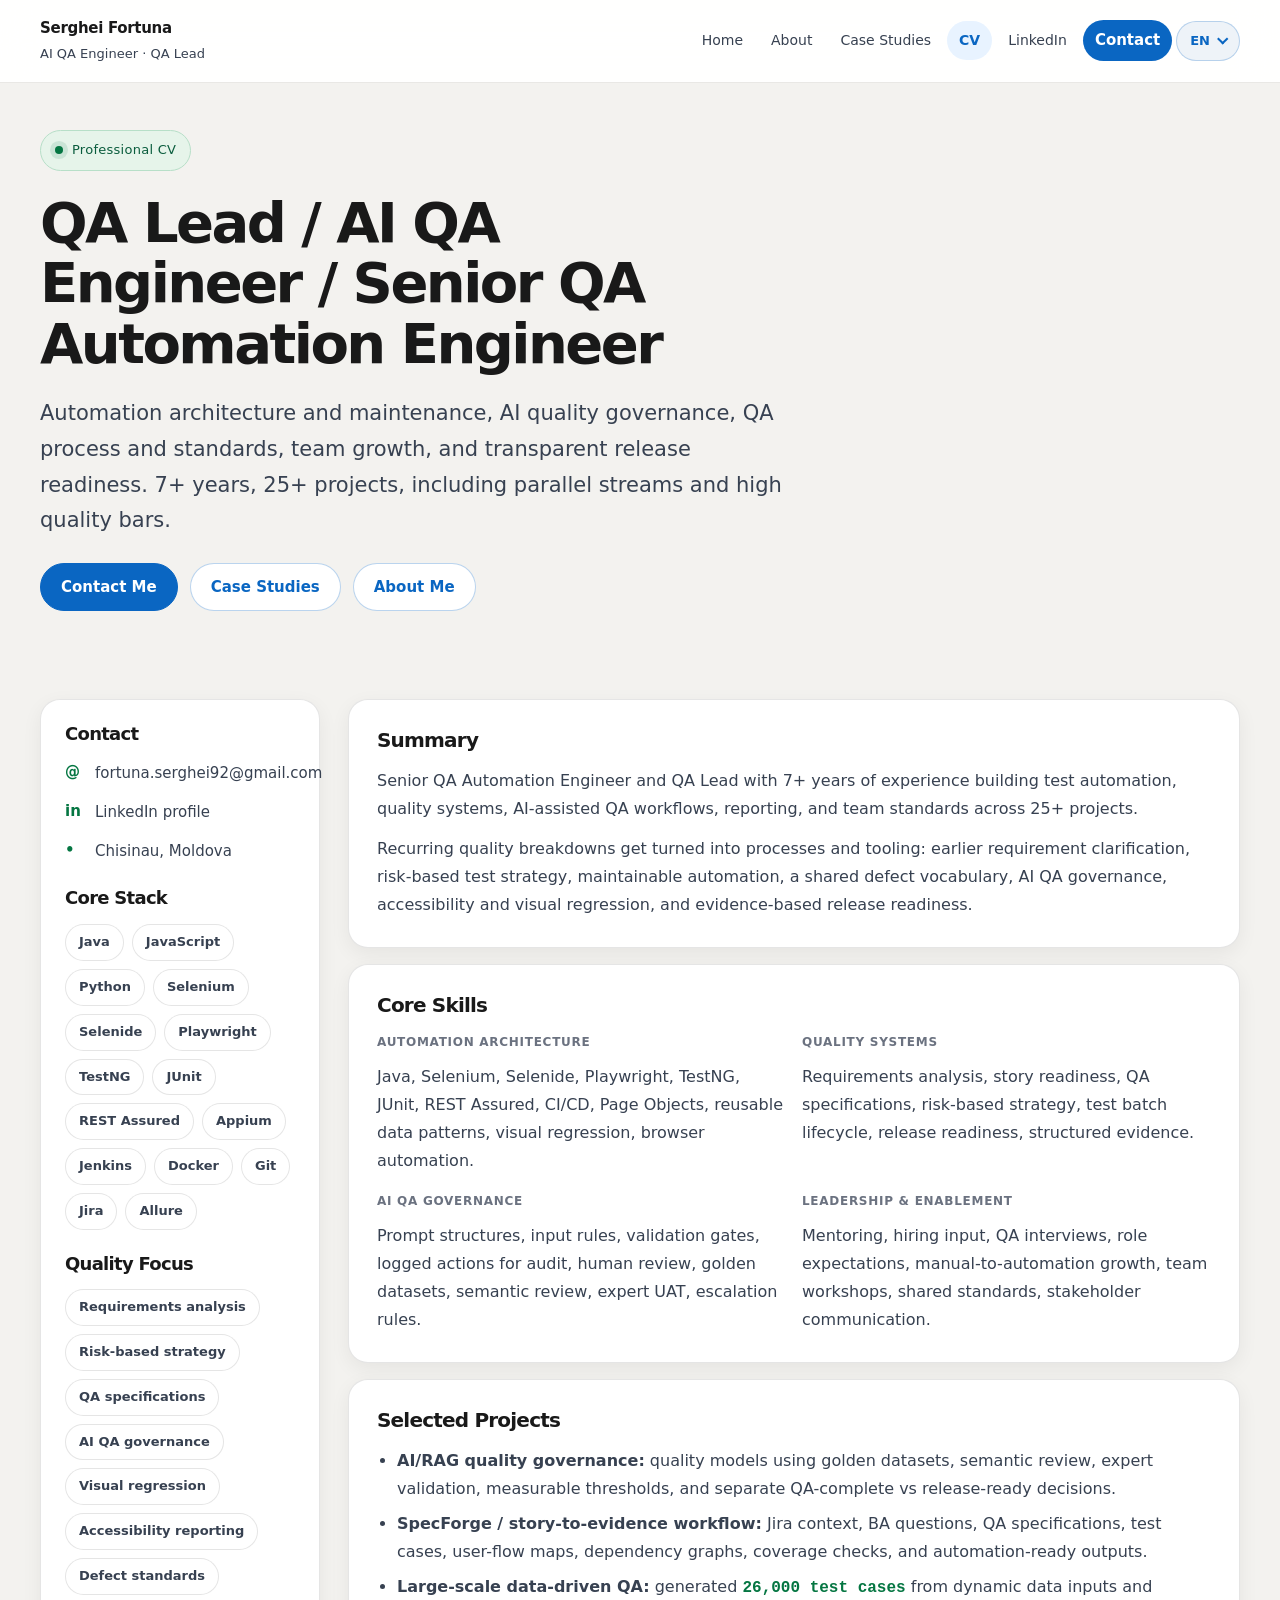
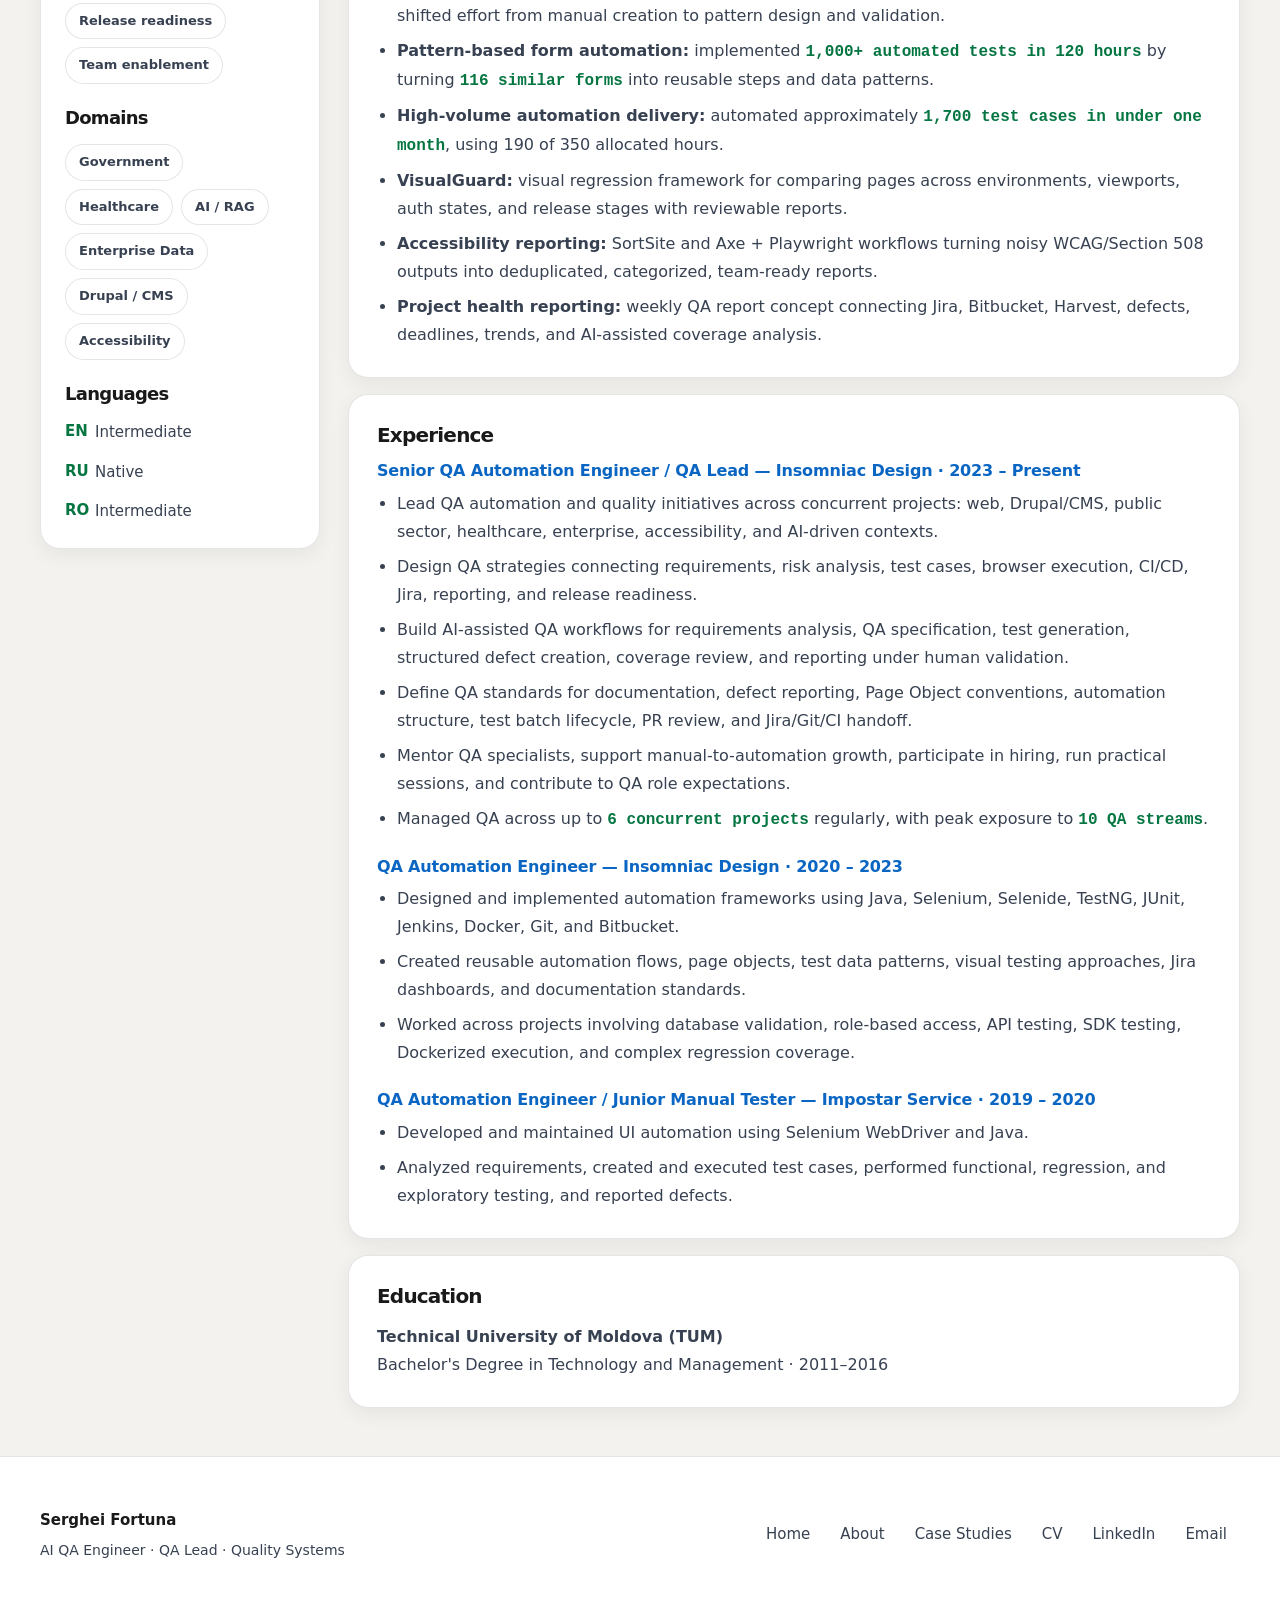
<file: docs/cv.html>
<!doctype html>
<html lang="en">
<head>
  <meta charset="utf-8">
  <meta name="viewport" content="width=device-width, initial-scale=1">
  <title>Serghei Fortuna — HTML CV</title>
  <meta name="description" content="CV: AI QA Engineer, Senior QA Automation Engineer, QA Lead. 7+ years, 25+ projects.">
  <link rel="canonical" href="https://kiritoqa.github.io/sf_kit/cv.html">
  <link rel="alternate" hreflang="en" href="https://kiritoqa.github.io/sf_kit/cv.html">
  <link rel="alternate" hreflang="ru" href="https://kiritoqa.github.io/sf_kit/ru/cv.html">
  <link rel="alternate" hreflang="x-default" href="https://kiritoqa.github.io/sf_kit/cv.html">
  <link rel="stylesheet" href="styles.css">
</head>
<body>

<nav class="nav">
  <div class="wrap nav-inner">
    <a class="brand" href="index.html">
      <strong>Serghei Fortuna</strong>
      <span>AI QA Engineer · QA Lead</span>
    </a>
    <button class="nav-toggle" type="button" aria-controls="primary-navigation" aria-expanded="false" aria-label="Open navigation menu">
      <span></span>
      <span></span>
      <span></span>
    </button>
    <div class="nav-links" id="primary-navigation">
      <a href="index.html" aria-label="Current page: portfolio homepage">Home</a>
      <a href="about.html" aria-label="Read professional story about Serghei Fortuna">About</a>
      <a href="evidence.html" aria-label="Read QA case studies by Serghei Fortuna">Case Studies</a>
      <a href="cv.html" class="active" aria-label="Open HTML CV for Serghei Fortuna">CV</a>
      <a href="https://www.linkedin.com/in/sergey-fortuna-11864a1a2" target="_blank" rel="noopener" aria-label="Open Serghei Fortuna LinkedIn profile">LinkedIn</a>
      <a href="about.html#contact" class="nav-cta" aria-label="Open contact section for Serghei Fortuna">Contact</a>
      <div class="language-dropdown">
        <button class="language-toggle" type="button" aria-haspopup="true" aria-expanded="false" aria-label="Language selector">
          <span>EN</span><span class="lang-chevron" aria-hidden="true"></span>
        </button>
        <div class="language-menu" role="menu">
          <a href="cv.html" class="active-lang" role="menuitem">English</a>
          <a href="ru/cv.html" role="menuitem">Русский</a>
        </div>
      </div>
    </div>
  </div>
</nav>

<main>
  <header class="page-hero">
    <div class="wrap">
      <div class="eyebrow"><span class="dot"></span>Professional CV</div>
      <h1>QA Lead / AI QA Engineer / Senior QA Automation Engineer</h1>
      <p class="lead">Automation architecture and maintenance, AI quality governance, QA process and standards, team growth, and transparent release readiness. 7+ years, 25+ projects, including parallel streams and high quality bars.</p>
      <div class="hero-actions" style="margin-top:24px">
        <a class="btn btn-primary" href="about.html#contact">Contact Me</a>
        <a class="btn" href="evidence.html">Case Studies</a>
        <a class="btn" href="about.html">About Me</a>
      </div>
    </div>
  </header>

  <section>
    <div class="wrap">
      <div class="cv-layout">
        <aside class="side-panel">
          <h3>Contact</h3>
          <ul class="check-list" style="margin-bottom:24px">
            <li><span class="chk">@</span><span>fortuna.serghei92@gmail.com</span></li>
            <li><span class="chk">in</span><span><a href="https://www.linkedin.com/in/sergey-fortuna-11864a1a2" target="_blank" rel="noopener">LinkedIn profile</a></span></li>
            <li><span class="chk">•</span><span>Chisinau, Moldova</span></li>
          </ul>
          <h3>Core Stack</h3>
          <div class="stack-grid"><span class="stack-pill">Java</span><span class="stack-pill">JavaScript</span><span class="stack-pill">Python</span><span class="stack-pill">Selenium</span><span class="stack-pill">Selenide</span><span class="stack-pill">Playwright</span><span class="stack-pill">TestNG</span><span class="stack-pill">JUnit</span><span class="stack-pill">REST Assured</span><span class="stack-pill">Appium</span><span class="stack-pill">Jenkins</span><span class="stack-pill">Docker</span><span class="stack-pill">Git</span><span class="stack-pill">Jira</span><span class="stack-pill">Allure</span></div>
          <div style="margin-top:24px"><h3>Quality Focus</h3><div class="stack-grid"><span class="stack-pill">Requirements analysis</span><span class="stack-pill">Risk-based strategy</span><span class="stack-pill">QA specifications</span><span class="stack-pill">AI QA governance</span><span class="stack-pill">Visual regression</span><span class="stack-pill">Accessibility reporting</span><span class="stack-pill">Defect standards</span><span class="stack-pill">Release readiness</span><span class="stack-pill">Team enablement</span></div></div>
          <div style="margin-top:24px"><h3>Domains</h3><div class="stack-grid"><span class="stack-pill">Government</span><span class="stack-pill">Healthcare</span><span class="stack-pill">AI / RAG</span><span class="stack-pill">Enterprise Data</span><span class="stack-pill">Drupal / CMS</span><span class="stack-pill">Accessibility</span></div></div>
          <div style="margin-top:24px"><h3>Languages</h3><ul class="check-list"><li><span class="chk">EN</span><span>Intermediate</span></li><li><span class="chk">RU</span><span>Native</span></li><li><span class="chk">RO</span><span>Intermediate</span></li></ul></div>
        </aside>

        <div>
          <div class="cv-block">
            <h3>Summary</h3>
            <p>Senior QA Automation Engineer and QA Lead with 7+ years of experience building test automation, quality systems, AI-assisted QA workflows, reporting, and team standards across 25+ projects.</p>
            <p style="margin-top:12px">Recurring quality breakdowns get turned into processes and tooling: earlier requirement clarification, risk-based test strategy, maintainable automation, a shared defect vocabulary, AI QA governance, accessibility and visual regression, and evidence-based release readiness.</p>
          </div>

          <div class="cv-block">
            <h3>Core Skills</h3>
            <div class="grid-2" style="gap:16px">
              <div><div class="ev-block-label">Automation Architecture</div><p>Java, Selenium, Selenide, Playwright, TestNG, JUnit, REST Assured, CI/CD, Page Objects, reusable data patterns, visual regression, browser automation.</p></div>
              <div><div class="ev-block-label">Quality Systems</div><p>Requirements analysis, story readiness, QA specifications, risk-based strategy, test batch lifecycle, release readiness, structured evidence.</p></div>
              <div><div class="ev-block-label">AI QA Governance</div><p>Prompt structures, input rules, validation gates, logged actions for audit, human review, golden datasets, semantic review, expert UAT, escalation rules.</p></div>
              <div><div class="ev-block-label">Leadership & Enablement</div><p>Mentoring, hiring input, QA interviews, role expectations, manual-to-automation growth, team workshops, shared standards, stakeholder communication.</p></div>
            </div>
          </div>

          <div class="cv-block">
            <h3>Selected Projects</h3>
            <ul>
              <li><strong>AI/RAG quality governance:</strong> quality models using golden datasets, semantic review, expert validation, measurable thresholds, and separate QA-complete vs release-ready decisions.</li>
              <li><strong>SpecForge / story-to-evidence workflow:</strong> Jira context, BA questions, QA specifications, test cases, user-flow maps, dependency graphs, coverage checks, and automation-ready outputs.</li>
              <li><strong>Large-scale data-driven QA:</strong> generated <strong class="hl">26,000 test cases</strong> from dynamic data inputs and shifted effort from manual creation to pattern design and validation.</li>
              <li><strong>Pattern-based form automation:</strong> implemented <strong class="hl">1,000+ automated tests in 120 hours</strong> by turning <strong class="hl">116 similar forms</strong> into reusable steps and data patterns.</li>
              <li><strong>High-volume automation delivery:</strong> automated approximately <strong class="hl">1,700 test cases in under one month</strong>, using 190 of 350 allocated hours.</li>
              <li><strong>VisualGuard:</strong> visual regression framework for comparing pages across environments, viewports, auth states, and release stages with reviewable reports.</li>
              <li><strong>Accessibility reporting:</strong> SortSite and Axe + Playwright workflows turning noisy WCAG/Section 508 outputs into deduplicated, categorized, team-ready reports.</li>
              <li><strong>Project health reporting:</strong> weekly QA report concept connecting Jira, Bitbucket, Harvest, defects, deadlines, trends, and AI-assisted coverage analysis.</li>
            </ul>
          </div>

          <div class="cv-block">
            <h3>Experience</h3>
            <h4>Senior QA Automation Engineer / QA Lead — Insomniac Design · 2023 – Present</h4>
            <ul>
              <li>Lead QA automation and quality initiatives across concurrent projects: web, Drupal/CMS, public sector, healthcare, enterprise, accessibility, and AI-driven contexts.</li>
              <li>Design QA strategies connecting requirements, risk analysis, test cases, browser execution, CI/CD, Jira, reporting, and release readiness.</li>
              <li>Build AI-assisted QA workflows for requirements analysis, QA specification, test generation, structured defect creation, coverage review, and reporting under human validation.</li>
              <li>Define QA standards for documentation, defect reporting, Page Object conventions, automation structure, test batch lifecycle, PR review, and Jira/Git/CI handoff.</li>
              <li>Mentor QA specialists, support manual-to-automation growth, participate in hiring, run practical sessions, and contribute to QA role expectations.</li>
              <li>Managed QA across up to <strong class="hl">6 concurrent projects</strong> regularly, with peak exposure to <strong class="hl">10 QA streams</strong>.</li>
            </ul>
            <h4 style="margin-top:24px">QA Automation Engineer — Insomniac Design · 2020 – 2023</h4>
            <ul>
              <li>Designed and implemented automation frameworks using Java, Selenium, Selenide, TestNG, JUnit, Jenkins, Docker, Git, and Bitbucket.</li>
              <li>Created reusable automation flows, page objects, test data patterns, visual testing approaches, Jira dashboards, and documentation standards.</li>
              <li>Worked across projects involving database validation, role-based access, API testing, SDK testing, Dockerized execution, and complex regression coverage.</li>
            </ul>
            <h4 style="margin-top:24px">QA Automation Engineer / Junior Manual Tester — Impostar Service · 2019 – 2020</h4>
            <ul>
              <li>Developed and maintained UI automation using Selenium WebDriver and Java.</li>
              <li>Analyzed requirements, created and executed test cases, performed functional, regression, and exploratory testing, and reported defects.</li>
            </ul>
          </div>

          <div class="cv-block"><h3>Education</h3><p><strong>Technical University of Moldova (TUM)</strong><br>Bachelor's Degree in Technology and Management · 2011–2016</p></div>
        </div>
      </div>
    </div>
  </section>
</main>


<footer class="footer">
  <div class="wrap footer-inner">
    <div class="footer-brand">
      <strong>Serghei Fortuna</strong>
      <p>AI QA Engineer · QA Lead · Quality Systems</p>
    </div>
    <nav class="footer-links">
      <a href="index.html" aria-label="Open portfolio homepage">Home</a>
      <a href="about.html" aria-label="Read professional story about Serghei Fortuna">About</a>
      <a href="evidence.html" aria-label="Read QA case studies by Serghei Fortuna">Case Studies</a>
      <a href="cv.html" aria-label="Open HTML CV for Serghei Fortuna">CV</a>
      <a href="https://www.linkedin.com/in/sergey-fortuna-11864a1a2" target="_blank" rel="noopener" aria-label="Open Serghei Fortuna LinkedIn profile">LinkedIn</a>
      <a href="about.html#contact" aria-label="Open email contact section for Serghei Fortuna">Email</a>
    </nav>
  </div>
</footer>

<script src="site.js"></script>
</body>
</html>
</file>
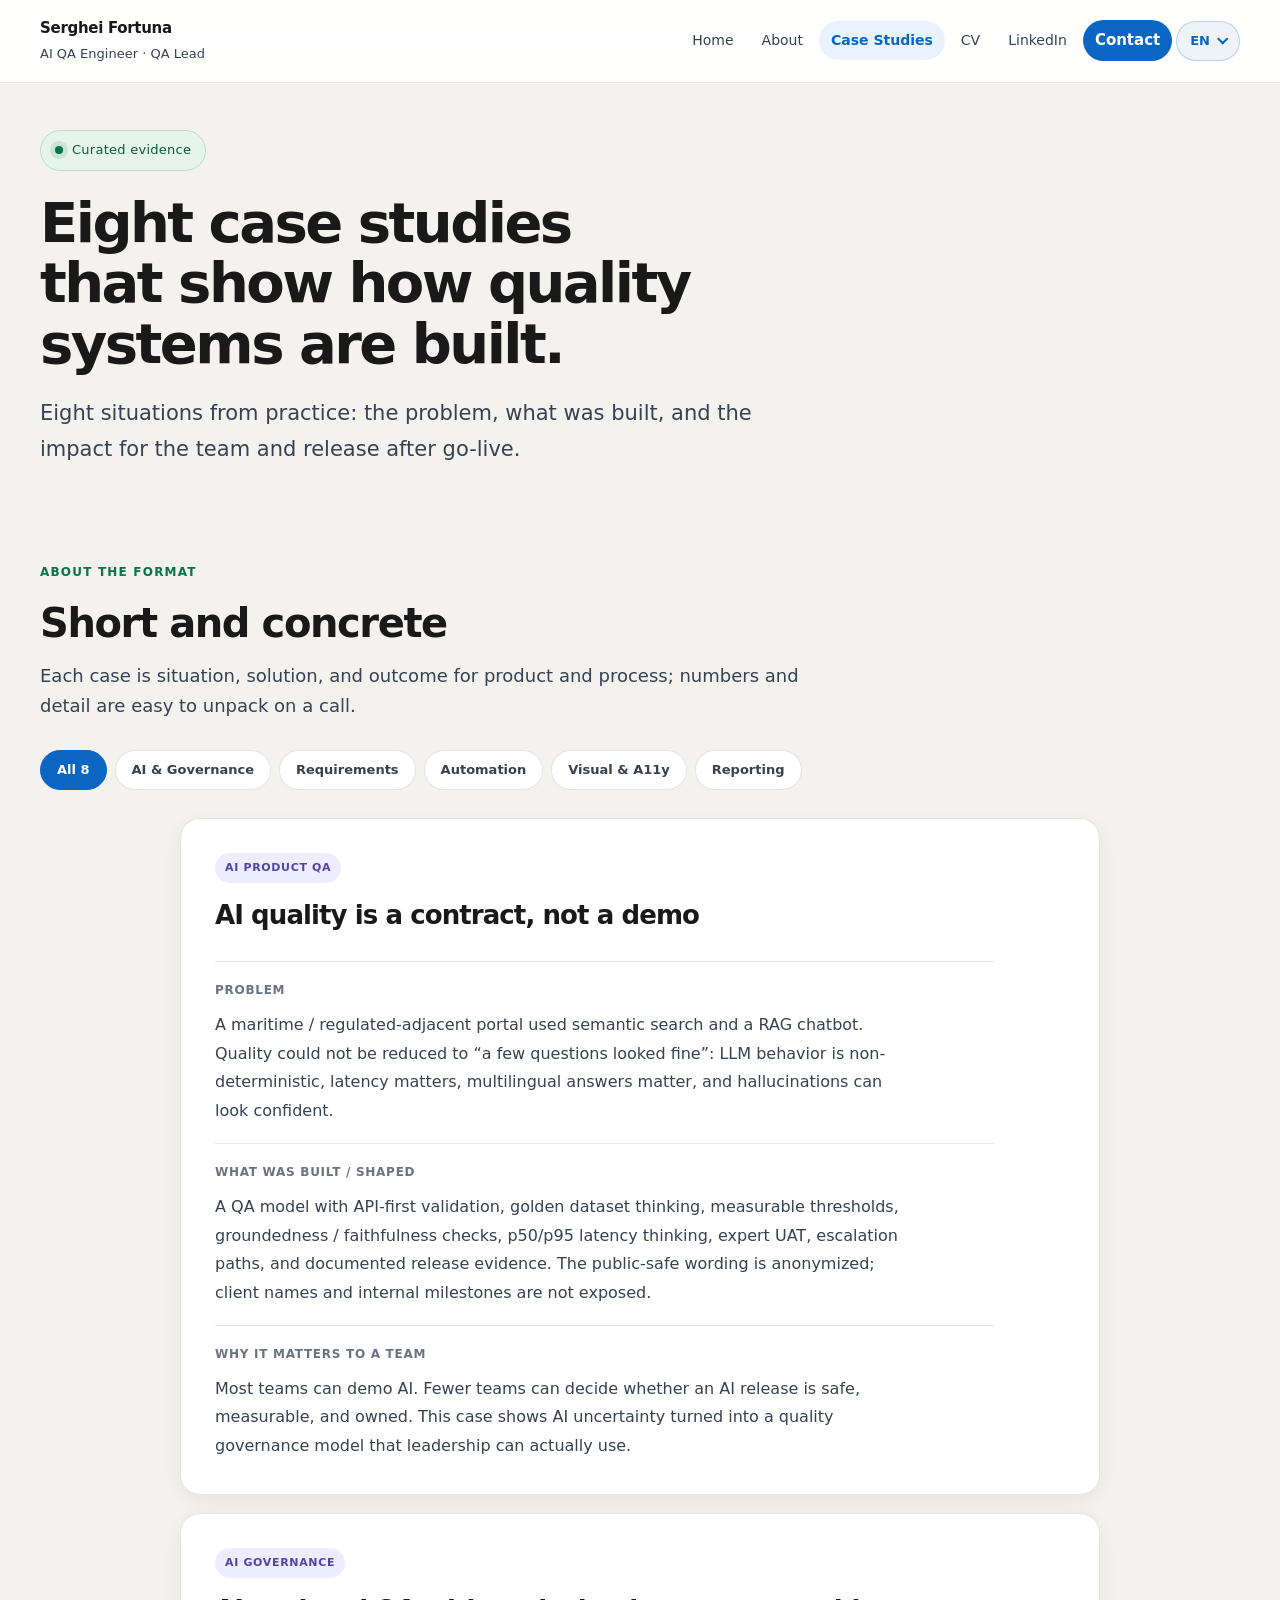
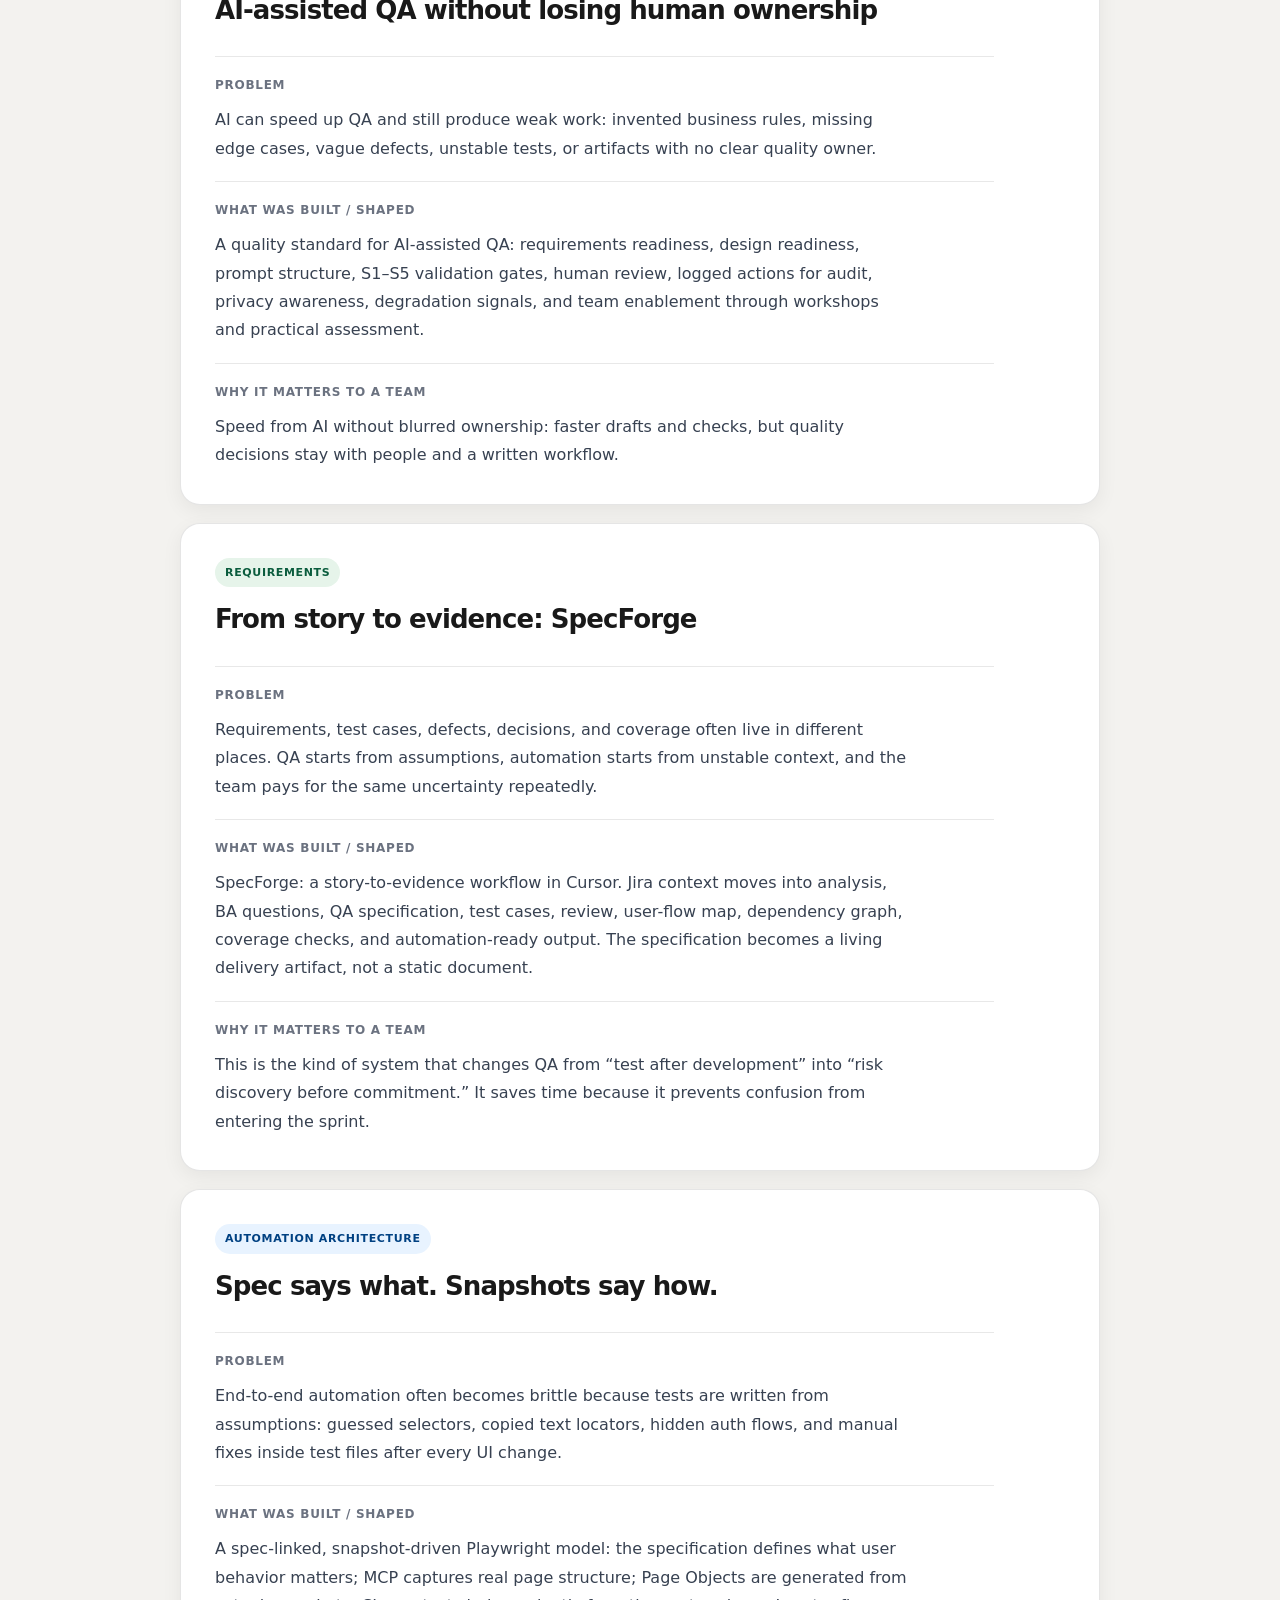
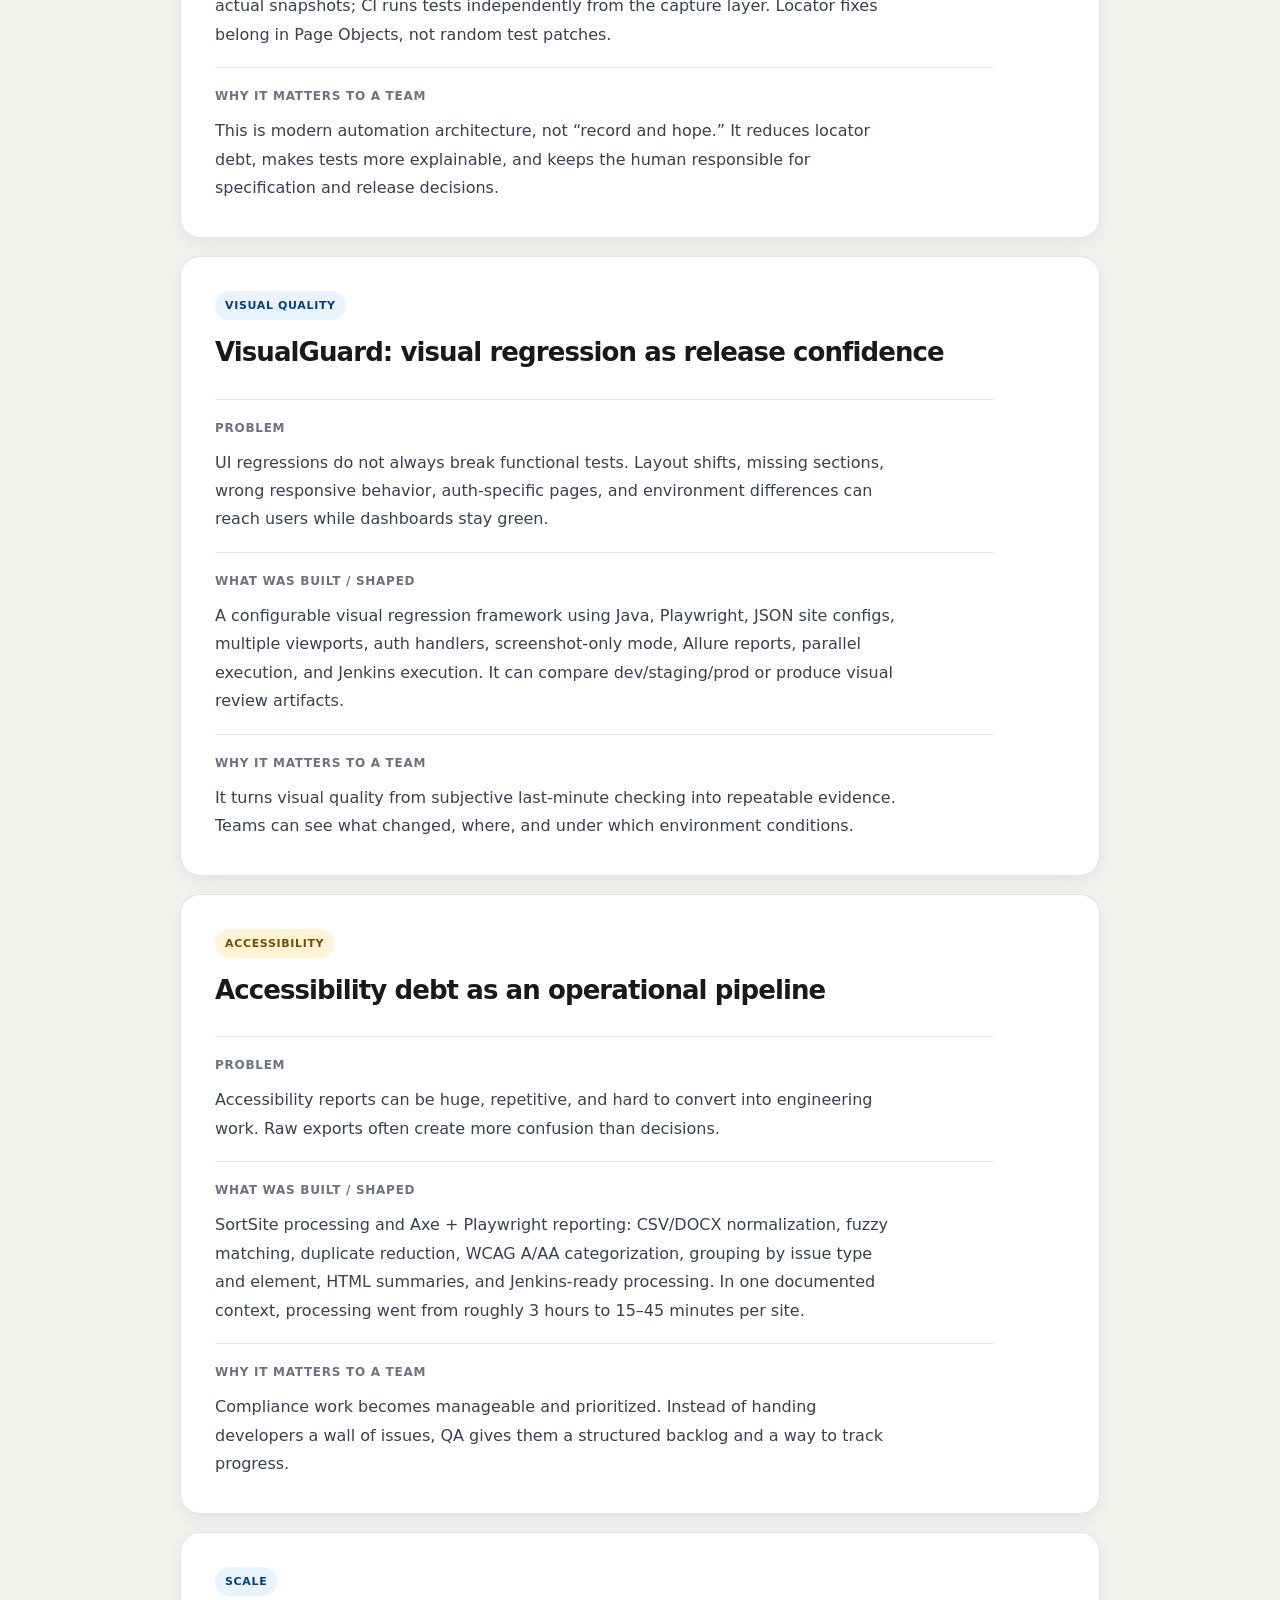
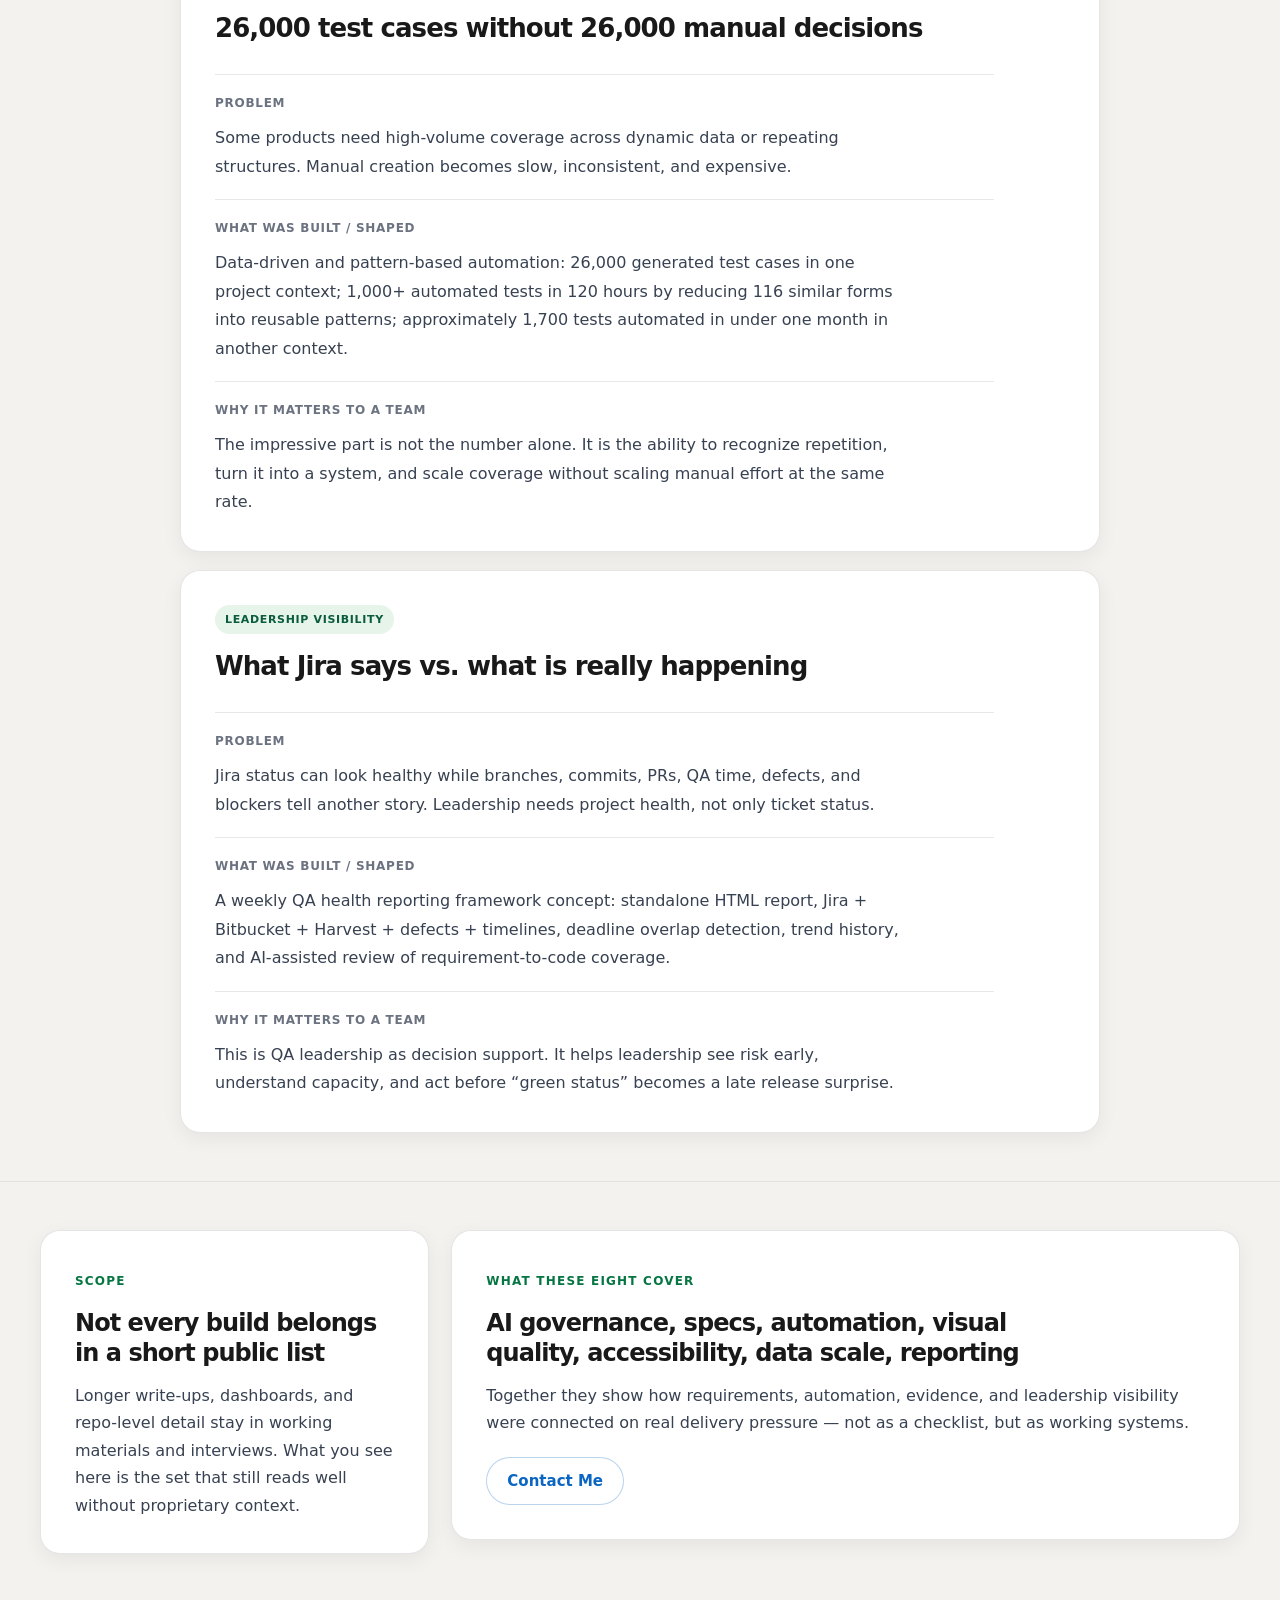
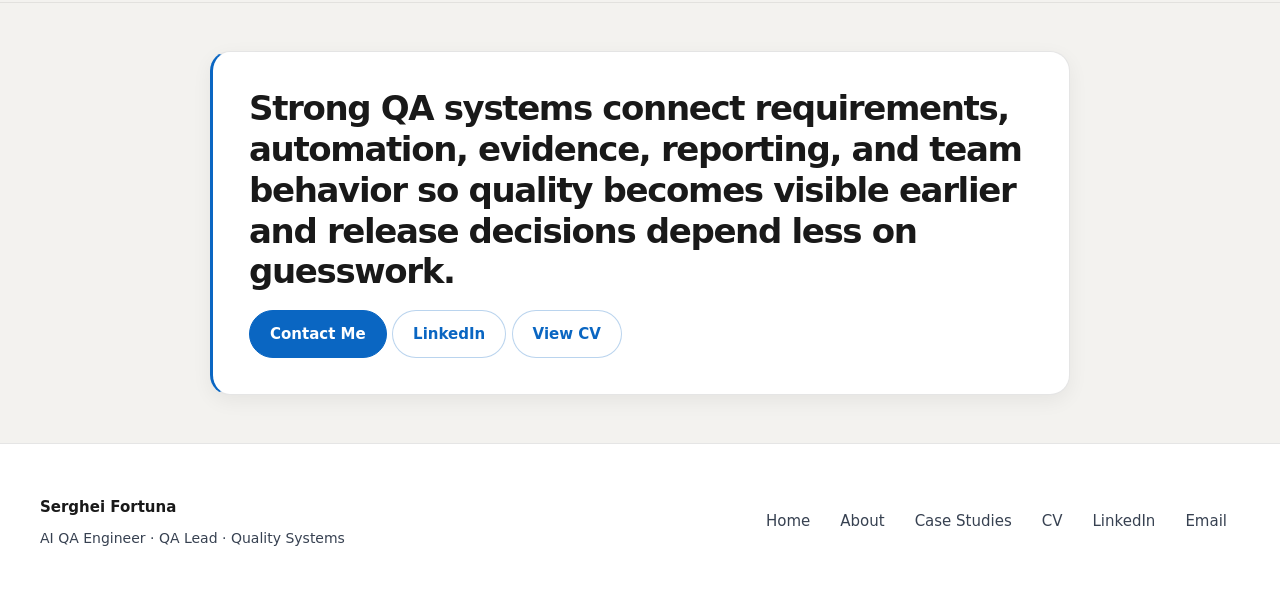
<file: docs/evidence.html>
<!doctype html>
<html lang="en">
<head>
  <meta charset="utf-8">
  <meta name="viewport" content="width=device-width, initial-scale=1">
  <title>Serghei Fortuna — Featured QA Case Studies</title>
  <meta name="description" content="Eight QA case studies: AI/RAG governance, SpecForge, Playwright automation, VisualGuard, accessibility, data-driven scale, project health reporting.">
  <link rel="canonical" href="https://kiritoqa.github.io/sf_kit/evidence.html">
  <link rel="alternate" hreflang="en" href="https://kiritoqa.github.io/sf_kit/evidence.html">
  <link rel="alternate" hreflang="ru" href="https://kiritoqa.github.io/sf_kit/ru/evidence.html">
  <link rel="alternate" hreflang="x-default" href="https://kiritoqa.github.io/sf_kit/evidence.html">
  <link rel="stylesheet" href="styles.css">
</head>
<body>

<nav class="nav">
  <div class="wrap nav-inner">
    <a class="brand" href="index.html">
      <strong>Serghei Fortuna</strong>
      <span>AI QA Engineer · QA Lead</span>
    </a>
    <button class="nav-toggle" type="button" aria-controls="primary-navigation" aria-expanded="false" aria-label="Open navigation menu">
      <span></span>
      <span></span>
      <span></span>
    </button>
    <div class="nav-links" id="primary-navigation">
      <a href="index.html" aria-label="Current page: portfolio homepage">Home</a>
      <a href="about.html" aria-label="Read professional story about Serghei Fortuna">About</a>
      <a href="evidence.html" class="active" aria-label="Read QA case studies by Serghei Fortuna">Case Studies</a>
      <a href="cv.html" aria-label="Open HTML CV for Serghei Fortuna">CV</a>
      <a href="https://www.linkedin.com/in/sergey-fortuna-11864a1a2" target="_blank" rel="noopener" aria-label="Open Serghei Fortuna LinkedIn profile">LinkedIn</a>
      <a href="about.html#contact" class="nav-cta" aria-label="Open contact section for Serghei Fortuna">Contact</a>
      <div class="language-dropdown">
        <button class="language-toggle" type="button" aria-haspopup="true" aria-expanded="false" aria-label="Language selector">
          <span>EN</span><span class="lang-chevron" aria-hidden="true"></span>
        </button>
        <div class="language-menu" role="menu">
          <a href="evidence.html" class="active-lang" role="menuitem">English</a>
          <a href="ru/evidence.html" role="menuitem">Русский</a>
        </div>
      </div>
    </div>
  </div>
</nav>

<main>

  <header class="page-hero">
    <div class="wrap">
      <div class="eyebrow"><span class="dot"></span> Curated evidence</div>
      <h1>Eight case studies that show how quality systems are built.</h1>
      <p class="lead">Eight situations from practice: the problem, what was built, and the impact for the team and release after go-live.</p>
    </div>
  </header>

  <section>
    <div class="wrap">
      <div class="section-head">
        <div class="section-label">About the format</div>
        <h2>Short and concrete</h2>
        <p>Each case is situation, solution, and outcome for product and process; numbers and detail are easy to unpack on a call.</p>
      </div>

      <div class="filter-row" role="group" aria-label="Filter by category">
        <button class="filter-btn active" type="button" data-filter="all">All 8</button>
        <button class="filter-btn" type="button" data-filter="ai">AI &amp; Governance</button>
        <button class="filter-btn" type="button" data-filter="spec">Requirements</button>
        <button class="filter-btn" type="button" data-filter="auto">Automation</button>
        <button class="filter-btn" type="button" data-filter="quality">Visual &amp; A11y</button>
        <button class="filter-btn" type="button" data-filter="report">Reporting</button>
      </div>

      <div class="grid-2" id="ev-grid">

        <article id="ai-quality" class="ev-card" data-category="ai">
          <div class="ev-card-top"><span class="tag tag-violet">AI product QA</span></div>
          <h3>AI quality is a contract, not a demo</h3>
          <div class="ev-block"><div class="ev-block-label">Problem</div><p>A maritime / regulated-adjacent portal used semantic search and a RAG chatbot. Quality could not be reduced to “a few questions looked fine”: LLM behavior is non-deterministic, latency matters, multilingual answers matter, and hallucinations can look confident.</p></div>
          <div class="ev-block"><div class="ev-block-label">What was built / shaped</div><p>A QA model with API-first validation, golden dataset thinking, measurable thresholds, groundedness / faithfulness checks, p50/p95 latency thinking, expert UAT, escalation paths, and documented release evidence. The public-safe wording is anonymized; client names and internal milestones are not exposed.</p></div>
          <div class="ev-block"><div class="ev-block-label">Why it matters to a team</div><p>Most teams can demo AI. Fewer teams can decide whether an AI release is safe, measurable, and owned. This case shows AI uncertainty turned into a quality governance model that leadership can actually use.</p></div>
        </article>

        <article class="ev-card" data-category="ai">
          <div class="ev-card-top"><span class="tag tag-violet">AI governance</span></div>
          <h3>AI-assisted QA without losing human ownership</h3>
          <div class="ev-block"><div class="ev-block-label">Problem</div><p>AI can speed up QA and still produce weak work: invented business rules, missing edge cases, vague defects, unstable tests, or artifacts with no clear quality owner.</p></div>
          <div class="ev-block"><div class="ev-block-label">What was built / shaped</div><p>A quality standard for AI-assisted QA: requirements readiness, design readiness, prompt structure, S1–S5 validation gates, human review, logged actions for audit, privacy awareness, degradation signals, and team enablement through workshops and practical assessment.</p></div>
          <div class="ev-block"><div class="ev-block-label">Why it matters to a team</div><p>Speed from AI without blurred ownership: faster drafts and checks, but quality decisions stay with people and a written workflow.</p></div>
        </article>

        <article id="specforge" class="ev-card" data-category="spec">
          <div class="ev-card-top"><span class="tag tag-green">Requirements</span></div>
          <h3>From story to evidence: SpecForge</h3>
          <div class="ev-block"><div class="ev-block-label">Problem</div><p>Requirements, test cases, defects, decisions, and coverage often live in different places. QA starts from assumptions, automation starts from unstable context, and the team pays for the same uncertainty repeatedly.</p></div>
          <div class="ev-block"><div class="ev-block-label">What was built / shaped</div><p>SpecForge: a story-to-evidence workflow in Cursor. Jira context moves into analysis, BA questions, QA specification, test cases, review, user-flow map, dependency graph, coverage checks, and automation-ready output. The specification becomes a living delivery artifact, not a static document.</p></div>
          <div class="ev-block"><div class="ev-block-label">Why it matters to a team</div><p>This is the kind of system that changes QA from “test after development” into “risk discovery before commitment.” It saves time because it prevents confusion from entering the sprint.</p></div>
        </article>

        <article class="ev-card" data-category="auto">
          <div class="ev-card-top"><span class="tag tag-sky">Automation architecture</span></div>
          <h3>Spec says what. Snapshots say how.</h3>
          <div class="ev-block"><div class="ev-block-label">Problem</div><p>End-to-end automation often becomes brittle because tests are written from assumptions: guessed selectors, copied text locators, hidden auth flows, and manual fixes inside test files after every UI change.</p></div>
          <div class="ev-block"><div class="ev-block-label">What was built / shaped</div><p>A spec-linked, snapshot-driven Playwright model: the specification defines what user behavior matters; MCP captures real page structure; Page Objects are generated from actual snapshots; CI runs tests independently from the capture layer. Locator fixes belong in Page Objects, not random test patches.</p></div>
          <div class="ev-block"><div class="ev-block-label">Why it matters to a team</div><p>This is modern automation architecture, not “record and hope.” It reduces locator debt, makes tests more explainable, and keeps the human responsible for specification and release decisions.</p></div>
        </article>

        <article class="ev-card" data-category="quality">
          <div class="ev-card-top"><span class="tag tag-sky">Visual quality</span></div>
          <h3>VisualGuard: visual regression as release confidence</h3>
          <div class="ev-block"><div class="ev-block-label">Problem</div><p>UI regressions do not always break functional tests. Layout shifts, missing sections, wrong responsive behavior, auth-specific pages, and environment differences can reach users while dashboards stay green.</p></div>
          <div class="ev-block"><div class="ev-block-label">What was built / shaped</div><p>A configurable visual regression framework using Java, Playwright, JSON site configs, multiple viewports, auth handlers, screenshot-only mode, Allure reports, parallel execution, and Jenkins execution. It can compare dev/staging/prod or produce visual review artifacts.</p></div>
          <div class="ev-block"><div class="ev-block-label">Why it matters to a team</div><p>It turns visual quality from subjective last-minute checking into repeatable evidence. Teams can see what changed, where, and under which environment conditions.</p></div>
        </article>

        <article class="ev-card" data-category="quality">
          <div class="ev-card-top"><span class="tag tag-amber">Accessibility</span></div>
          <h3>Accessibility debt as an operational pipeline</h3>
          <div class="ev-block"><div class="ev-block-label">Problem</div><p>Accessibility reports can be huge, repetitive, and hard to convert into engineering work. Raw exports often create more confusion than decisions.</p></div>
          <div class="ev-block"><div class="ev-block-label">What was built / shaped</div><p>SortSite processing and Axe + Playwright reporting: CSV/DOCX normalization, fuzzy matching, duplicate reduction, WCAG A/AA categorization, grouping by issue type and element, HTML summaries, and Jenkins-ready processing. In one documented context, processing went from roughly 3 hours to 15–45 minutes per site.</p></div>
          <div class="ev-block"><div class="ev-block-label">Why it matters to a team</div><p>Compliance work becomes manageable and prioritized. Instead of handing developers a wall of issues, QA gives them a structured backlog and a way to track progress.</p></div>
        </article>

        <article id="data-scale" class="ev-card" data-category="auto">
          <div class="ev-card-top"><span class="tag tag-sky">Scale</span></div>
          <h3>26,000 test cases without 26,000 manual decisions</h3>
          <div class="ev-block"><div class="ev-block-label">Problem</div><p>Some products need high-volume coverage across dynamic data or repeating structures. Manual creation becomes slow, inconsistent, and expensive.</p></div>
          <div class="ev-block"><div class="ev-block-label">What was built / shaped</div><p>Data-driven and pattern-based automation: 26,000 generated test cases in one project context; 1,000+ automated tests in 120 hours by reducing 116 similar forms into reusable patterns; approximately 1,700 tests automated in under one month in another context.</p></div>
          <div class="ev-block"><div class="ev-block-label">Why it matters to a team</div><p>The impressive part is not the number alone. It is the ability to recognize repetition, turn it into a system, and scale coverage without scaling manual effort at the same rate.</p></div>
        </article>

        <article id="project-health" class="ev-card" data-category="report">
          <div class="ev-card-top"><span class="tag tag-green">Leadership visibility</span></div>
          <h3>What Jira says vs. what is really happening</h3>
          <div class="ev-block"><div class="ev-block-label">Problem</div><p>Jira status can look healthy while branches, commits, PRs, QA time, defects, and blockers tell another story. Leadership needs project health, not only ticket status.</p></div>
          <div class="ev-block"><div class="ev-block-label">What was built / shaped</div><p>A weekly QA health reporting framework concept: standalone HTML report, Jira + Bitbucket + Harvest + defects + timelines, deadline overlap detection, trend history, and AI-assisted review of requirement-to-code coverage.</p></div>
          <div class="ev-block"><div class="ev-block-label">Why it matters to a team</div><p>This is QA leadership as decision support. It helps leadership see risk early, understand capacity, and act before “green status” becomes a late release surprise.</p></div>
        </article>

      </div>
    </div>
  </section>

  <section>
    <div class="wrap two-col">
      <div class="panel">
        <div class="section-label">Scope</div>
        <h3>Not every build belongs in a short public list</h3>
        <p>Longer write-ups, dashboards, and repo-level detail stay in working materials and interviews. What you see here is the set that still reads well without proprietary context.</p>
      </div>
      <div class="panel">
        <div class="section-label">What these eight cover</div>
        <h3>AI governance, specs, automation, visual quality, accessibility, data scale, reporting</h3>
        <p>Together they show how requirements, automation, evidence, and leadership visibility were connected on real delivery pressure — not as a checklist, but as working systems.</p>
        <div style="margin-top:20px">
          <a class="btn" href="about.html#contact">Contact Me</a>
        </div>
      </div>
    </div>
  </section>

  <section>
    <div class="wrap" style="max-width:860px; margin:0 auto">
      <div class="quote-block">
        <p class="quote-text">Strong QA systems connect requirements, automation, evidence, reporting, and team behavior so quality becomes visible earlier and release decisions depend less on guesswork.</p>
        <p class="quote-sub" style="margin-top:18px">
          <a class="btn btn-primary" href="about.html#contact" aria-label="Open contact section for Serghei Fortuna">Contact Me</a>
          <a class="btn" href="https://www.linkedin.com/in/sergey-fortuna-11864a1a2" target="_blank" rel="noopener" aria-label="Open Serghei Fortuna LinkedIn profile">LinkedIn</a>
          <a class="btn" href="cv.html">View CV</a>
        </p>
      </div>
    </div>
  </section>

</main>

<footer class="footer">
  <div class="wrap footer-inner">
    <div class="footer-brand">
      <strong>Serghei Fortuna</strong>
      <p>AI QA Engineer · QA Lead · Quality Systems</p>
    </div>
    <nav class="footer-links">
      <a href="index.html" aria-label="Open portfolio homepage">Home</a>
      <a href="about.html" aria-label="Read professional story about Serghei Fortuna">About</a>
      <a href="evidence.html" aria-label="Read QA case studies by Serghei Fortuna">Case Studies</a>
      <a href="cv.html" aria-label="Open HTML CV for Serghei Fortuna">CV</a>
      <a href="https://www.linkedin.com/in/sergey-fortuna-11864a1a2" target="_blank" rel="noopener" aria-label="Open Serghei Fortuna LinkedIn profile">LinkedIn</a>
      <a href="about.html#contact" aria-label="Open email contact section for Serghei Fortuna">Email</a>
    </nav>
  </div>
</footer>

<script src="site.js"></script>
</body>
</html>
</file>
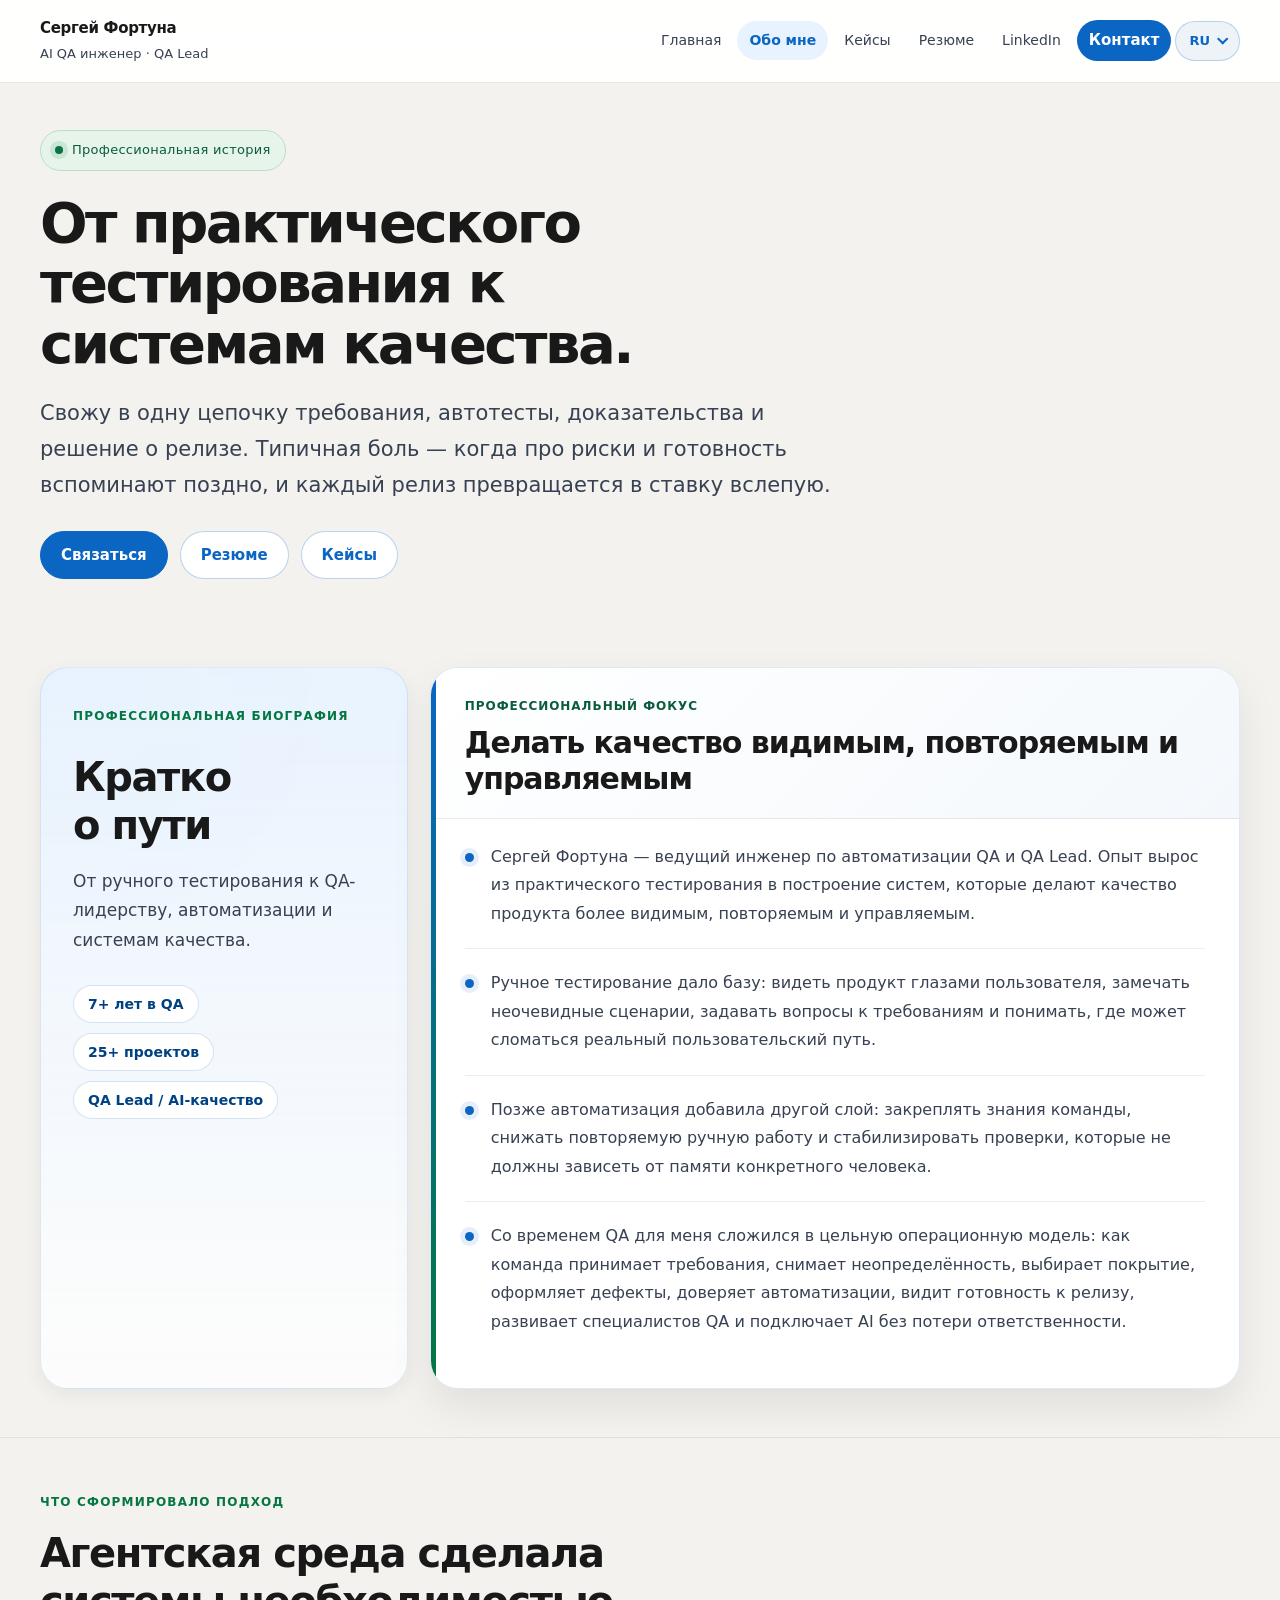
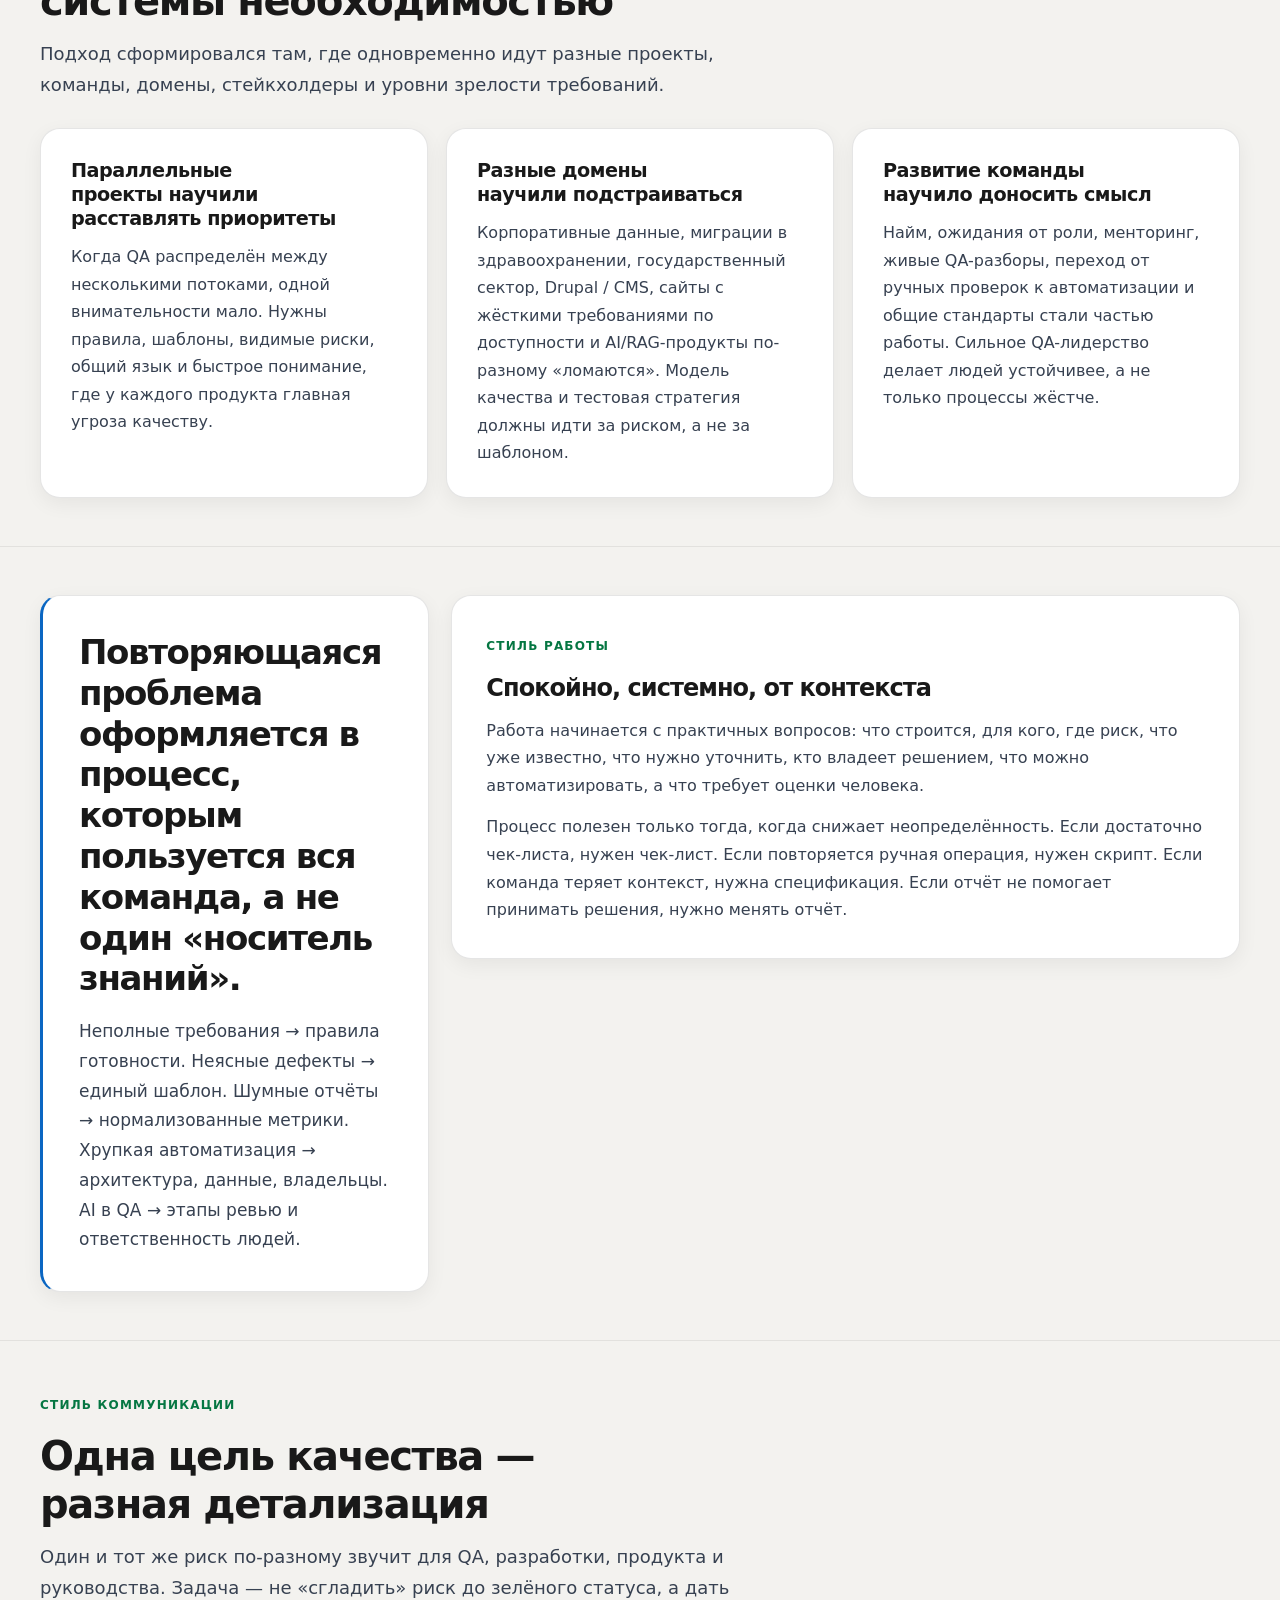
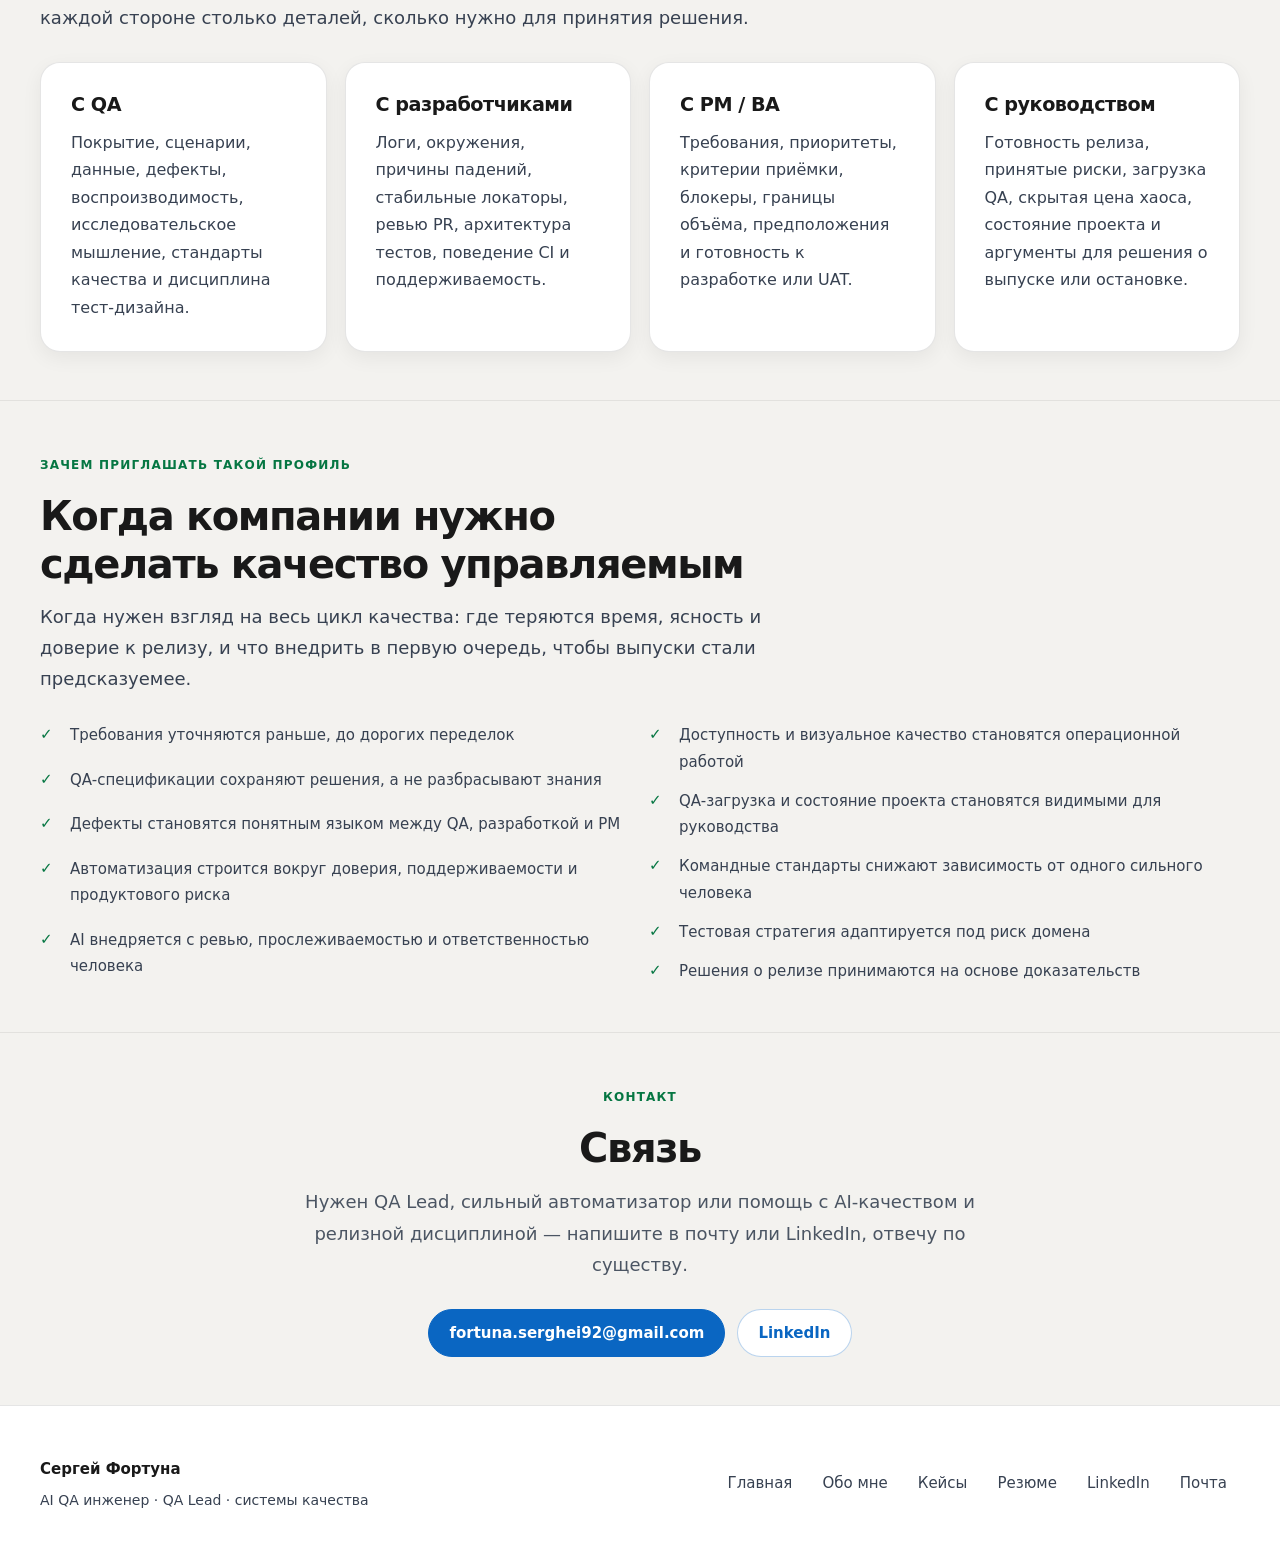
<file: docs/ru/about.html>
<!doctype html>
<html lang="ru">
<head>
  <meta charset="utf-8">
  <meta name="viewport" content="width=device-width, initial-scale=1">
  <title>О Сергее Фортуне — профессиональная история QA Lead</title>
  <meta name="description" content="Профессиональная история: системы качества вокруг требований, автоматизации, контроля AI-качества, развития команды и уверенности в релизе.">
  <link rel="canonical" href="https://kiritoqa.github.io/sf_kit/ru/about.html">
  <link rel="alternate" hreflang="en" href="https://kiritoqa.github.io/sf_kit/about.html">
  <link rel="alternate" hreflang="ru" href="https://kiritoqa.github.io/sf_kit/ru/about.html">
  <link rel="alternate" hreflang="x-default" href="https://kiritoqa.github.io/sf_kit/about.html">
  <link rel="stylesheet" href="../styles.css">
</head>
<body>

<nav class="nav">
  <div class="wrap nav-inner">
    <a class="brand" href="index.html">
      <strong>Сергей Фортуна</strong>
      <span>AI QA инженер · QA Lead</span>
    </a>
    <button class="nav-toggle" type="button" aria-controls="primary-navigation" aria-expanded="false" aria-label="Открыть меню навигации">
      <span></span>
      <span></span>
      <span></span>
    </button>
    <div class="nav-links" id="primary-navigation">
      <a href="index.html" aria-label="Главная страница">Главная</a>
      <a href="about.html" class="active" aria-label="Прочитать профессиональную историю Сергея Фортуны">Обо мне</a>
      <a href="evidence.html" aria-label="Прочитать QA-кейсы Сергея Фортуны">Кейсы</a>
      <a href="cv.html" aria-label="Открыть резюме Сергея Фортуны">Резюме</a>
      <a href="https://www.linkedin.com/in/sergey-fortuna-11864a1a2" target="_blank" rel="noopener" aria-label="Открыть профиль Сергея Фортуны в LinkedIn">LinkedIn</a>
      <a href="about.html#contact" class="nav-cta" aria-label="Открыть раздел контактов">Контакт</a>
      <div class="language-dropdown">
        <button class="language-toggle" type="button" aria-haspopup="true" aria-expanded="false" aria-label="Выбор языка">
          <span>RU</span><span class="lang-chevron" aria-hidden="true"></span>
        </button>
        <div class="language-menu" role="menu">
          <a href="about.html" class="active-lang" role="menuitem">Русский</a>
          <a href="../about.html" role="menuitem">Английский</a>
        </div>
      </div>
    </div>
  </div>
</nav>

<main>
  <header class="page-hero">
    <div class="wrap">
      <div class="eyebrow"><span class="dot"></span>Профессиональная история</div>
      <h1>От практического тестирования к системам качества.</h1>
      <p class="lead" style="max-width:820px">Свожу в одну цепочку требования, автотесты, доказательства и решение о релизе. Типичная боль — когда про риски и готовность вспоминают поздно, и каждый релиз превращается в ставку вслепую.</p>
      <div class="hero-actions" style="margin-top:28px"><a class="btn btn-primary" href="about.html#contact">Связаться</a><a class="btn" href="cv.html">Резюме</a><a class="btn" href="evidence.html">Кейсы</a></div>
    </div>
  </header>

  <section>
    <div class="wrap story-layout">
      <div class="story-intro">
        <div class="section-label">Профессиональная биография</div>
        <h2>Кратко о пути</h2>
        <p>От ручного тестирования к QA-лидерству, автоматизации и системам качества.</p>
        <div class="story-signals">
          <span>7+ лет в QA</span>
          <span>25+ проектов</span>
          <span>QA Lead / AI-качество</span>
        </div>
      </div>
      <article class="story-card">
        <div class="story-card-head">
          <span>Профессиональный фокус</span>
          <strong>Делать качество видимым, повторяемым и управляемым</strong>
        </div>
        <div class="story-body">
          <p>Сергей Фортуна — ведущий инженер по автоматизации QA и QA Lead. Опыт вырос из практического тестирования в построение систем, которые делают качество продукта более видимым, повторяемым и управляемым.</p>
          <p>Ручное тестирование дало базу: видеть продукт глазами пользователя, замечать неочевидные сценарии, задавать вопросы к требованиям и понимать, где может сломаться реальный пользовательский путь.</p>
          <p>Позже автоматизация добавила другой слой: закреплять знания команды, снижать повторяемую ручную работу и стабилизировать проверки, которые не должны зависеть от памяти конкретного человека.</p>
          <p>Со временем QA для меня сложился в цельную операционную модель: как команда принимает требования, снимает неопределённость, выбирает покрытие, оформляет дефекты, доверяет автоматизации, видит готовность к релизу, развивает специалистов QA и подключает AI без потери ответственности.</p>
        </div>
      </article>
    </div>
  </section>

  <section>
    <div class="wrap">
      <div class="section-head"><div class="section-label">Что сформировало подход</div><h2>Агентская среда сделала системы необходимостью</h2><p>Подход сформировался там, где одновременно идут разные проекты, команды, домены, стейкхолдеры и уровни зрелости требований.</p></div>
      <div class="grid-3">
        <article class="card"><h3>Параллельные проекты научили расставлять приоритеты</h3><p>Когда QA распределён между несколькими потоками, одной внимательности мало. Нужны правила, шаблоны, видимые риски, общий язык и быстрое понимание, где у каждого продукта главная угроза качеству.</p></article>
        <article class="card"><h3>Разные домены научили подстраиваться</h3><p>Корпоративные данные, миграции в здравоохранении, государственный сектор, Drupal / CMS, сайты с жёсткими требованиями по доступности и AI/RAG-продукты по-разному «ломаются». Модель качества и тестовая стратегия должны идти за риском, а не за шаблоном.</p></article>
        <article class="card"><h3>Развитие команды научило доносить смысл</h3><p>Найм, ожидания от роли, менторинг, живые QA-разборы, переход от ручных проверок к автоматизации и общие стандарты стали частью работы. Сильное QA-лидерство делает людей устойчивее, а не только процессы жёстче.</p></article>
      </div>
    </div>
  </section>

  <section>
    <div class="wrap two-col">
      <div class="quote-block"><p class="quote-text">Повторяющаяся проблема оформляется в процесс, которым пользуется вся команда, а не один «носитель знаний».</p><p class="quote-sub">Неполные требования → правила готовности. Неясные дефекты → единый шаблон. Шумные отчёты → нормализованные метрики. Хрупкая автоматизация → архитектура, данные, владельцы. AI в QA → этапы ревью и ответственность людей.</p></div>
      <div class="panel"><div class="section-label">Стиль работы</div><h3>Спокойно, системно, от контекста</h3><p>Работа начинается с практичных вопросов: что строится, для кого, где риск, что уже известно, что нужно уточнить, кто владеет решением, что можно автоматизировать, а что требует оценки человека.</p><p>Процесс полезен только тогда, когда снижает неопределённость. Если достаточно чек-листа, нужен чек-лист. Если повторяется ручная операция, нужен скрипт. Если команда теряет контекст, нужна спецификация. Если отчёт не помогает принимать решения, нужно менять отчёт.</p></div>
    </div>
  </section>

  <section>
    <div class="wrap">
      <div class="section-head"><div class="section-label">Стиль коммуникации</div><h2>Одна цель качества — разная детализация</h2><p>Один и тот же риск по-разному звучит для QA, разработки, продукта и руководства. Задача — не «сгладить» риск до зелёного статуса, а дать каждой стороне столько деталей, сколько нужно для принятия решения.</p></div>
      <div class="grid-4">
        <article class="card"><h3>С QA</h3><p>Покрытие, сценарии, данные, дефекты, воспроизводимость, исследовательское мышление, стандарты качества и дисциплина тест-дизайна.</p></article>
        <article class="card"><h3>С разработчиками</h3><p>Логи, окружения, причины падений, стабильные локаторы, ревью PR, архитектура тестов, поведение CI и поддерживаемость.</p></article>
        <article class="card"><h3>С PM / BA</h3><p>Требования, приоритеты, критерии приёмки, блокеры, границы объёма, предположения и готовность к разработке или UAT.</p></article>
        <article class="card"><h3>С руководством</h3><p>Готовность релиза, принятые риски, загрузка QA, скрытая цена хаоса, состояние проекта и аргументы для решения о выпуске или остановке.</p></article>
      </div>
    </div>
  </section>

  <section>
    <div class="wrap"><div class="section-head"><div class="section-label">Зачем приглашать такой профиль</div><h2>Когда компании нужно сделать качество управляемым</h2><p>Когда нужен взгляд на весь цикл качества: где теряются время, ясность и доверие к релизу, и что внедрить в первую очередь, чтобы выпуски стали предсказуемее.</p></div>
      <div class="grid-2"><ul class="check-list"><li><span class="chk">✓</span><span>Требования уточняются раньше, до дорогих переделок</span></li><li><span class="chk">✓</span><span>QA-спецификации сохраняют решения, а не разбрасывают знания</span></li><li><span class="chk">✓</span><span>Дефекты становятся понятным языком между QA, разработкой и PM</span></li><li><span class="chk">✓</span><span>Автоматизация строится вокруг доверия, поддерживаемости и продуктового риска</span></li><li><span class="chk">✓</span><span>AI внедряется с ревью, прослеживаемостью и ответственностью человека</span></li></ul><ul class="check-list"><li><span class="chk">✓</span><span>Доступность и визуальное качество становятся операционной работой</span></li><li><span class="chk">✓</span><span>QA-загрузка и состояние проекта становятся видимыми для руководства</span></li><li><span class="chk">✓</span><span>Командные стандарты снижают зависимость от одного сильного человека</span></li><li><span class="chk">✓</span><span>Тестовая стратегия адаптируется под риск домена</span></li><li><span class="chk">✓</span><span>Решения о релизе принимаются на основе доказательств</span></li></ul></div>
    </div>
  </section>

  <section id="contact" aria-labelledby="contact-heading"><div class="wrap" style="max-width:700px; margin:0 auto; text-align:center"><div class="section-label" style="justify-content:center">Контакт</div><h2 id="contact-heading">Связь</h2><p style="color:var(--text-2); font-size:18px; margin-top:14px">Нужен QA Lead, сильный автоматизатор или помощь с AI-качеством и релизной дисциплиной — напишите в почту или LinkedIn, отвечу по существу.</p><div class="hero-actions" style="justify-content:center; margin-top:28px"><a class="btn btn-primary" href="mailto:fortuna.serghei92@gmail.com">fortuna.serghei92@gmail.com</a><a class="btn" href="https://www.linkedin.com/in/sergey-fortuna-11864a1a2" target="_blank" rel="noopener">LinkedIn</a></div></div></section>
</main>


<footer class="footer">
  <div class="wrap footer-inner">
    <div class="footer-brand"><strong>Сергей Фортуна</strong><p>AI QA инженер · QA Lead · системы качества</p></div>
    <nav class="footer-links">
      <a href="index.html">Главная</a>
      <a href="about.html">Обо мне</a>
      <a href="evidence.html">Кейсы</a>
      <a href="cv.html">Резюме</a>
      <a href="https://www.linkedin.com/in/sergey-fortuna-11864a1a2" target="_blank" rel="noopener">LinkedIn</a>
      <a href="about.html#contact">Почта</a>
    </nav>
  </div>
</footer>

<script src="../site.js"></script>
</body>
</html>
</file>
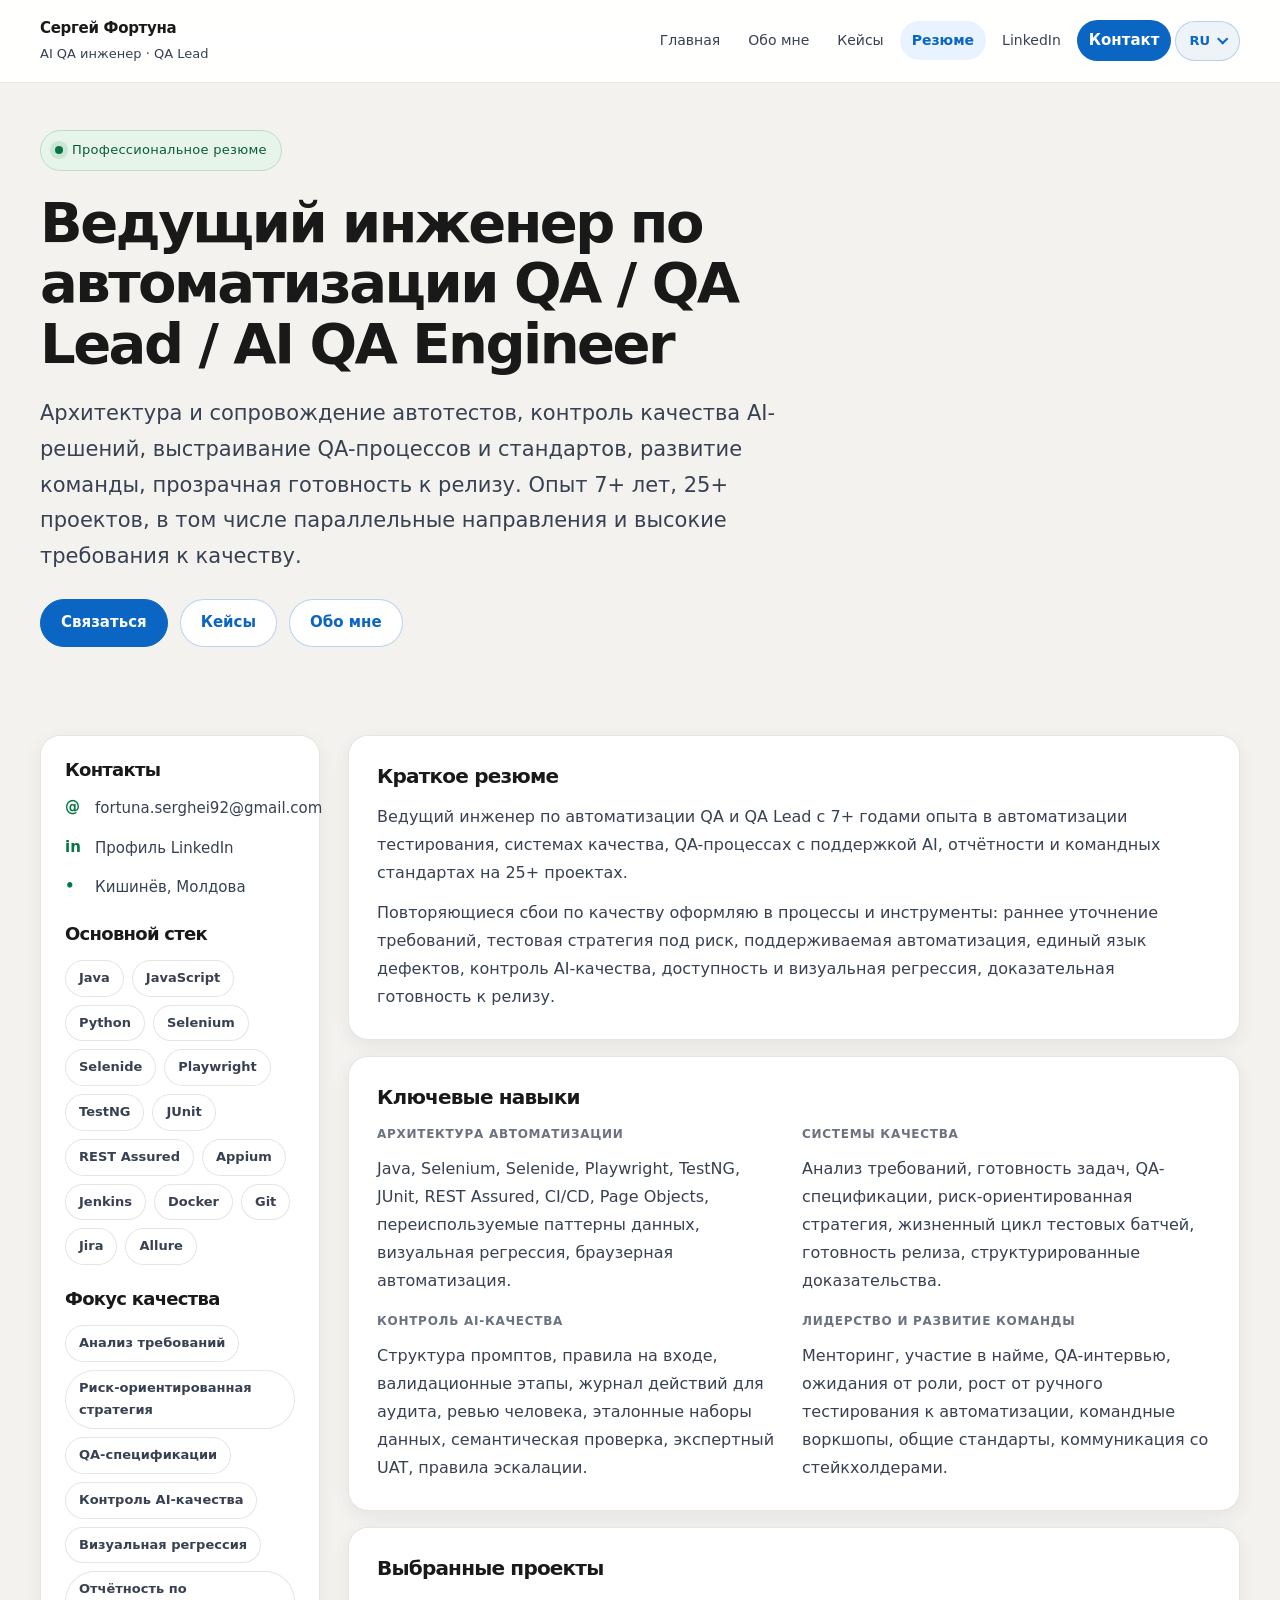
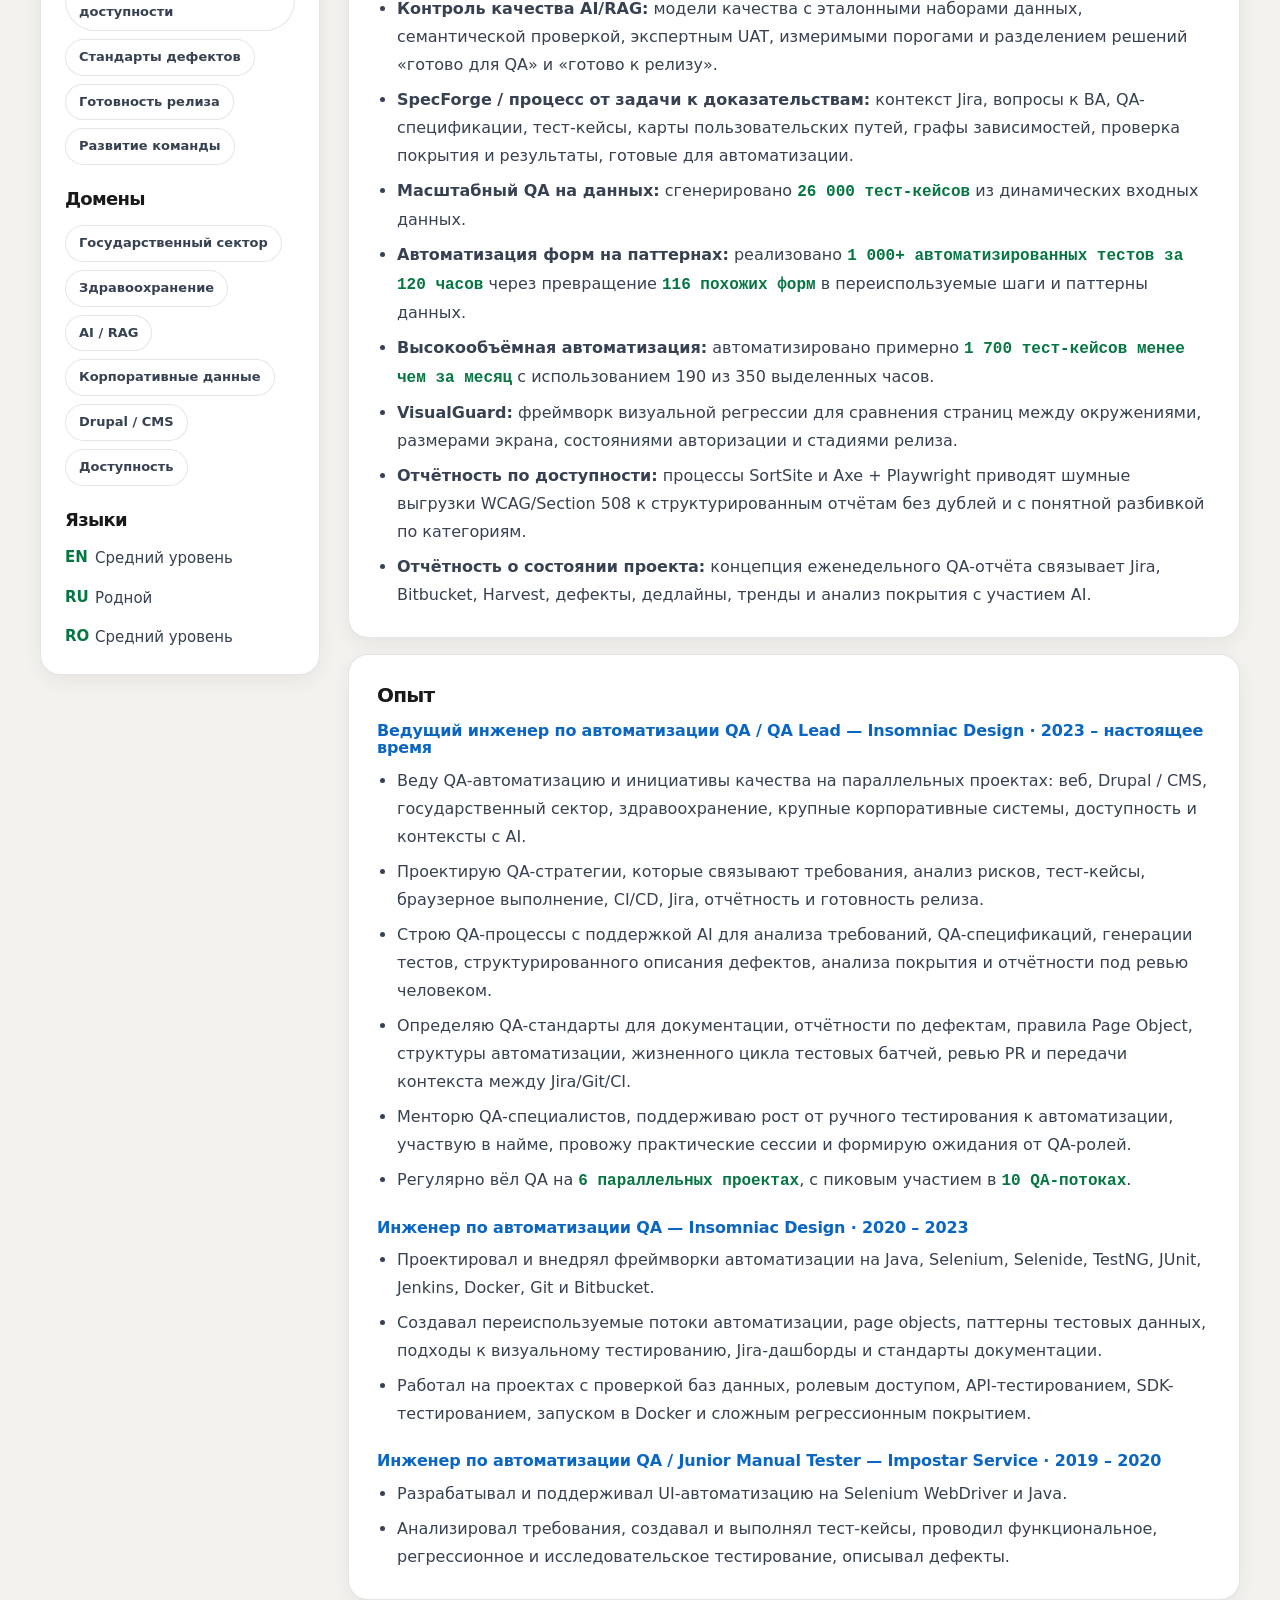
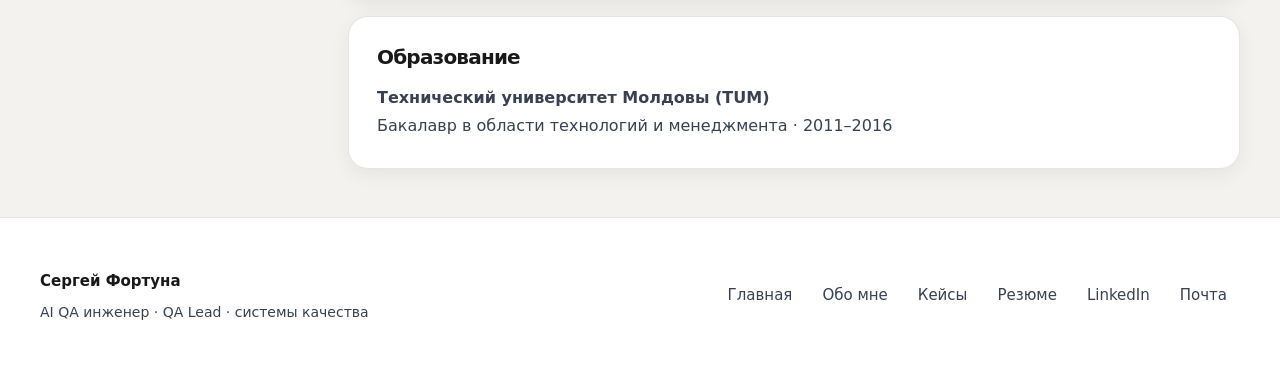
<file: docs/ru/cv.html>
<!doctype html>
<html lang="ru">
<head>
  <meta charset="utf-8">
  <meta name="viewport" content="width=device-width, initial-scale=1">
  <title>Сергей Фортуна — резюме</title>
  <meta name="description" content="Резюме: QA Lead, AI QA Engineer, ведущий инженер по автоматизации QA. 7+ лет, 25+ проектов.">
  <link rel="canonical" href="https://kiritoqa.github.io/sf_kit/ru/cv.html">
  <link rel="alternate" hreflang="en" href="https://kiritoqa.github.io/sf_kit/cv.html">
  <link rel="alternate" hreflang="ru" href="https://kiritoqa.github.io/sf_kit/ru/cv.html">
  <link rel="alternate" hreflang="x-default" href="https://kiritoqa.github.io/sf_kit/cv.html">
  <link rel="stylesheet" href="../styles.css">
</head>
<body>

<nav class="nav">
  <div class="wrap nav-inner">
    <a class="brand" href="index.html">
      <strong>Сергей Фортуна</strong>
      <span>AI QA инженер · QA Lead</span>
    </a>
    <button class="nav-toggle" type="button" aria-controls="primary-navigation" aria-expanded="false" aria-label="Открыть меню навигации">
      <span></span>
      <span></span>
      <span></span>
    </button>
    <div class="nav-links" id="primary-navigation">
      <a href="index.html" aria-label="Главная страница">Главная</a>
      <a href="about.html" aria-label="Прочитать профессиональную историю Сергея Фортуны">Обо мне</a>
      <a href="evidence.html" aria-label="Прочитать QA-кейсы Сергея Фортуны">Кейсы</a>
      <a href="cv.html" class="active" aria-label="Открыть резюме Сергея Фортуны">Резюме</a>
      <a href="https://www.linkedin.com/in/sergey-fortuna-11864a1a2" target="_blank" rel="noopener" aria-label="Открыть профиль Сергея Фортуны в LinkedIn">LinkedIn</a>
      <a href="about.html#contact" class="nav-cta" aria-label="Открыть раздел контактов">Контакт</a>
      <div class="language-dropdown">
        <button class="language-toggle" type="button" aria-haspopup="true" aria-expanded="false" aria-label="Выбор языка">
          <span>RU</span><span class="lang-chevron" aria-hidden="true"></span>
        </button>
        <div class="language-menu" role="menu">
          <a href="cv.html" class="active-lang" role="menuitem">Русский</a>
          <a href="../cv.html" role="menuitem">Английский</a>
        </div>
      </div>
    </div>
  </div>
</nav>

<main>
  <header class="page-hero">
    <div class="wrap">
      <div class="eyebrow"><span class="dot"></span>Профессиональное резюме</div>
      <h1>Ведущий инженер по автоматизации QA / QA Lead / AI QA Engineer</h1>
      <p class="lead">Архитектура и сопровождение автотестов, контроль качества AI-решений, выстраивание QA-процессов и стандартов, развитие команды, прозрачная готовность к релизу. Опыт 7+ лет, 25+ проектов, в том числе параллельные направления и высокие требования к качеству.</p>
      <div class="hero-actions" style="margin-top:24px"><a class="btn btn-primary" href="about.html#contact">Связаться</a><a class="btn" href="evidence.html">Кейсы</a><a class="btn" href="about.html">Обо мне</a></div>
    </div>
  </header>

  <section>
    <div class="wrap"><div class="cv-layout">
      <aside class="side-panel">
        <h3>Контакты</h3><ul class="check-list" style="margin-bottom:24px"><li><span class="chk">@</span><span>fortuna.serghei92@gmail.com</span></li><li><span class="chk">in</span><span><a href="https://www.linkedin.com/in/sergey-fortuna-11864a1a2" target="_blank" rel="noopener">Профиль LinkedIn</a></span></li><li><span class="chk">•</span><span>Кишинёв, Молдова</span></li></ul>
        <h3>Основной стек</h3><div class="stack-grid"><span class="stack-pill">Java</span><span class="stack-pill">JavaScript</span><span class="stack-pill">Python</span><span class="stack-pill">Selenium</span><span class="stack-pill">Selenide</span><span class="stack-pill">Playwright</span><span class="stack-pill">TestNG</span><span class="stack-pill">JUnit</span><span class="stack-pill">REST Assured</span><span class="stack-pill">Appium</span><span class="stack-pill">Jenkins</span><span class="stack-pill">Docker</span><span class="stack-pill">Git</span><span class="stack-pill">Jira</span><span class="stack-pill">Allure</span></div>
        <div style="margin-top:24px"><h3>Фокус качества</h3><div class="stack-grid"><span class="stack-pill">Анализ требований</span><span class="stack-pill">Риск-ориентированная стратегия</span><span class="stack-pill">QA-спецификации</span><span class="stack-pill">Контроль AI-качества</span><span class="stack-pill">Визуальная регрессия</span><span class="stack-pill">Отчётность по доступности</span><span class="stack-pill">Стандарты дефектов</span><span class="stack-pill">Готовность релиза</span><span class="stack-pill">Развитие команды</span></div></div>
        <div style="margin-top:24px"><h3>Домены</h3><div class="stack-grid"><span class="stack-pill">Государственный сектор</span><span class="stack-pill">Здравоохранение</span><span class="stack-pill">AI / RAG</span><span class="stack-pill">Корпоративные данные</span><span class="stack-pill">Drupal / CMS</span><span class="stack-pill">Доступность</span></div></div>
        <div style="margin-top:24px"><h3>Языки</h3><ul class="check-list"><li><span class="chk">EN</span><span>Средний уровень</span></li><li><span class="chk">RU</span><span>Родной</span></li><li><span class="chk">RO</span><span>Средний уровень</span></li></ul></div>
      </aside>
      <div>
        <div class="cv-block"><h3>Краткое резюме</h3><p>Ведущий инженер по автоматизации QA и QA Lead с 7+ годами опыта в автоматизации тестирования, системах качества, QA-процессах с поддержкой AI, отчётности и командных стандартах на 25+ проектах.</p><p style="margin-top:12px">Повторяющиеся сбои по качеству оформляю в процессы и инструменты: раннее уточнение требований, тестовая стратегия под риск, поддерживаемая автоматизация, единый язык дефектов, контроль AI-качества, доступность и визуальная регрессия, доказательная готовность к релизу.</p></div>
        <div class="cv-block"><h3>Ключевые навыки</h3><div class="grid-2" style="gap:16px"><div><div class="ev-block-label">Архитектура автоматизации</div><p>Java, Selenium, Selenide, Playwright, TestNG, JUnit, REST Assured, CI/CD, Page Objects, переиспользуемые паттерны данных, визуальная регрессия, браузерная автоматизация.</p></div><div><div class="ev-block-label">Системы качества</div><p>Анализ требований, готовность задач, QA-спецификации, риск-ориентированная стратегия, жизненный цикл тестовых батчей, готовность релиза, структурированные доказательства.</p></div><div><div class="ev-block-label">Контроль AI-качества</div><p>Структура промптов, правила на входе, валидационные этапы, журнал действий для аудита, ревью человека, эталонные наборы данных, семантическая проверка, экспертный UAT, правила эскалации.</p></div><div><div class="ev-block-label">Лидерство и развитие команды</div><p>Менторинг, участие в найме, QA-интервью, ожидания от роли, рост от ручного тестирования к автоматизации, командные воркшопы, общие стандарты, коммуникация со стейкхолдерами.</p></div></div></div>
        <div class="cv-block"><h3>Выбранные проекты</h3><ul><li><strong>Контроль качества AI/RAG:</strong> модели качества с эталонными наборами данных, семантической проверкой, экспертным UAT, измеримыми порогами и разделением решений «готово для QA» и «готово к релизу».</li><li><strong>SpecForge / процесс от задачи к доказательствам:</strong> контекст Jira, вопросы к BA, QA-спецификации, тест-кейсы, карты пользовательских путей, графы зависимостей, проверка покрытия и результаты, готовые для автоматизации.</li><li><strong>Масштабный QA на данных:</strong> сгенерировано <strong class="hl">26 000 тест-кейсов</strong> из динамических входных данных.</li><li><strong>Автоматизация форм на паттернах:</strong> реализовано <strong class="hl">1 000+ автоматизированных тестов за 120 часов</strong> через превращение <strong class="hl">116 похожих форм</strong> в переиспользуемые шаги и паттерны данных.</li><li><strong>Высокообъёмная автоматизация:</strong> автоматизировано примерно <strong class="hl">1 700 тест-кейсов менее чем за месяц</strong> с использованием 190 из 350 выделенных часов.</li><li><strong>VisualGuard:</strong> фреймворк визуальной регрессии для сравнения страниц между окружениями, размерами экрана, состояниями авторизации и стадиями релиза.</li><li><strong>Отчётность по доступности:</strong> процессы SortSite и Axe + Playwright приводят шумные выгрузки WCAG/Section 508 к структурированным отчётам без дублей и с понятной разбивкой по категориям.</li><li><strong>Отчётность о состоянии проекта:</strong> концепция еженедельного QA-отчёта связывает Jira, Bitbucket, Harvest, дефекты, дедлайны, тренды и анализ покрытия с участием AI.</li></ul></div>
        <div class="cv-block"><h3>Опыт</h3><h4>Ведущий инженер по автоматизации QA / QA Lead — Insomniac Design · 2023 – настоящее время</h4><ul><li>Веду QA-автоматизацию и инициативы качества на параллельных проектах: веб, Drupal / CMS, государственный сектор, здравоохранение, крупные корпоративные системы, доступность и контексты с AI.</li><li>Проектирую QA-стратегии, которые связывают требования, анализ рисков, тест-кейсы, браузерное выполнение, CI/CD, Jira, отчётность и готовность релиза.</li><li>Строю QA-процессы с поддержкой AI для анализа требований, QA-спецификаций, генерации тестов, структурированного описания дефектов, анализа покрытия и отчётности под ревью человеком.</li><li>Определяю QA-стандарты для документации, отчётности по дефектам, правила Page Object, структуры автоматизации, жизненного цикла тестовых батчей, ревью PR и передачи контекста между Jira/Git/CI.</li><li>Менторю QA-специалистов, поддерживаю рост от ручного тестирования к автоматизации, участвую в найме, провожу практические сессии и формирую ожидания от QA-ролей.</li><li>Регулярно вёл QA на <strong class="hl">6 параллельных проектах</strong>, с пиковым участием в <strong class="hl">10 QA-потоках</strong>.</li></ul><h4 style="margin-top:24px">Инженер по автоматизации QA — Insomniac Design · 2020 – 2023</h4><ul><li>Проектировал и внедрял фреймворки автоматизации на Java, Selenium, Selenide, TestNG, JUnit, Jenkins, Docker, Git и Bitbucket.</li><li>Создавал переиспользуемые потоки автоматизации, page objects, паттерны тестовых данных, подходы к визуальному тестированию, Jira-дашборды и стандарты документации.</li><li>Работал на проектах с проверкой баз данных, ролевым доступом, API-тестированием, SDK-тестированием, запуском в Docker и сложным регрессионным покрытием.</li></ul><h4 style="margin-top:24px">Инженер по автоматизации QA / Junior Manual Tester — Impostar Service · 2019 – 2020</h4><ul><li>Разрабатывал и поддерживал UI-автоматизацию на Selenium WebDriver и Java.</li><li>Анализировал требования, создавал и выполнял тест-кейсы, проводил функциональное, регрессионное и исследовательское тестирование, описывал дефекты.</li></ul></div>
        <div class="cv-block"><h3>Образование</h3><p><strong>Технический университет Молдовы (TUM)</strong><br>Бакалавр в области технологий и менеджмента · 2011–2016</p></div>
      </div>
    </div></div>
  </section>
</main>


<footer class="footer">
  <div class="wrap footer-inner">
    <div class="footer-brand"><strong>Сергей Фортуна</strong><p>AI QA инженер · QA Lead · системы качества</p></div>
    <nav class="footer-links">
      <a href="index.html">Главная</a>
      <a href="about.html">Обо мне</a>
      <a href="evidence.html">Кейсы</a>
      <a href="cv.html">Резюме</a>
      <a href="https://www.linkedin.com/in/sergey-fortuna-11864a1a2" target="_blank" rel="noopener">LinkedIn</a>
      <a href="about.html#contact">Почта</a>
    </nav>
  </div>
</footer>

<script src="../site.js"></script>
</body>
</html>
</file>
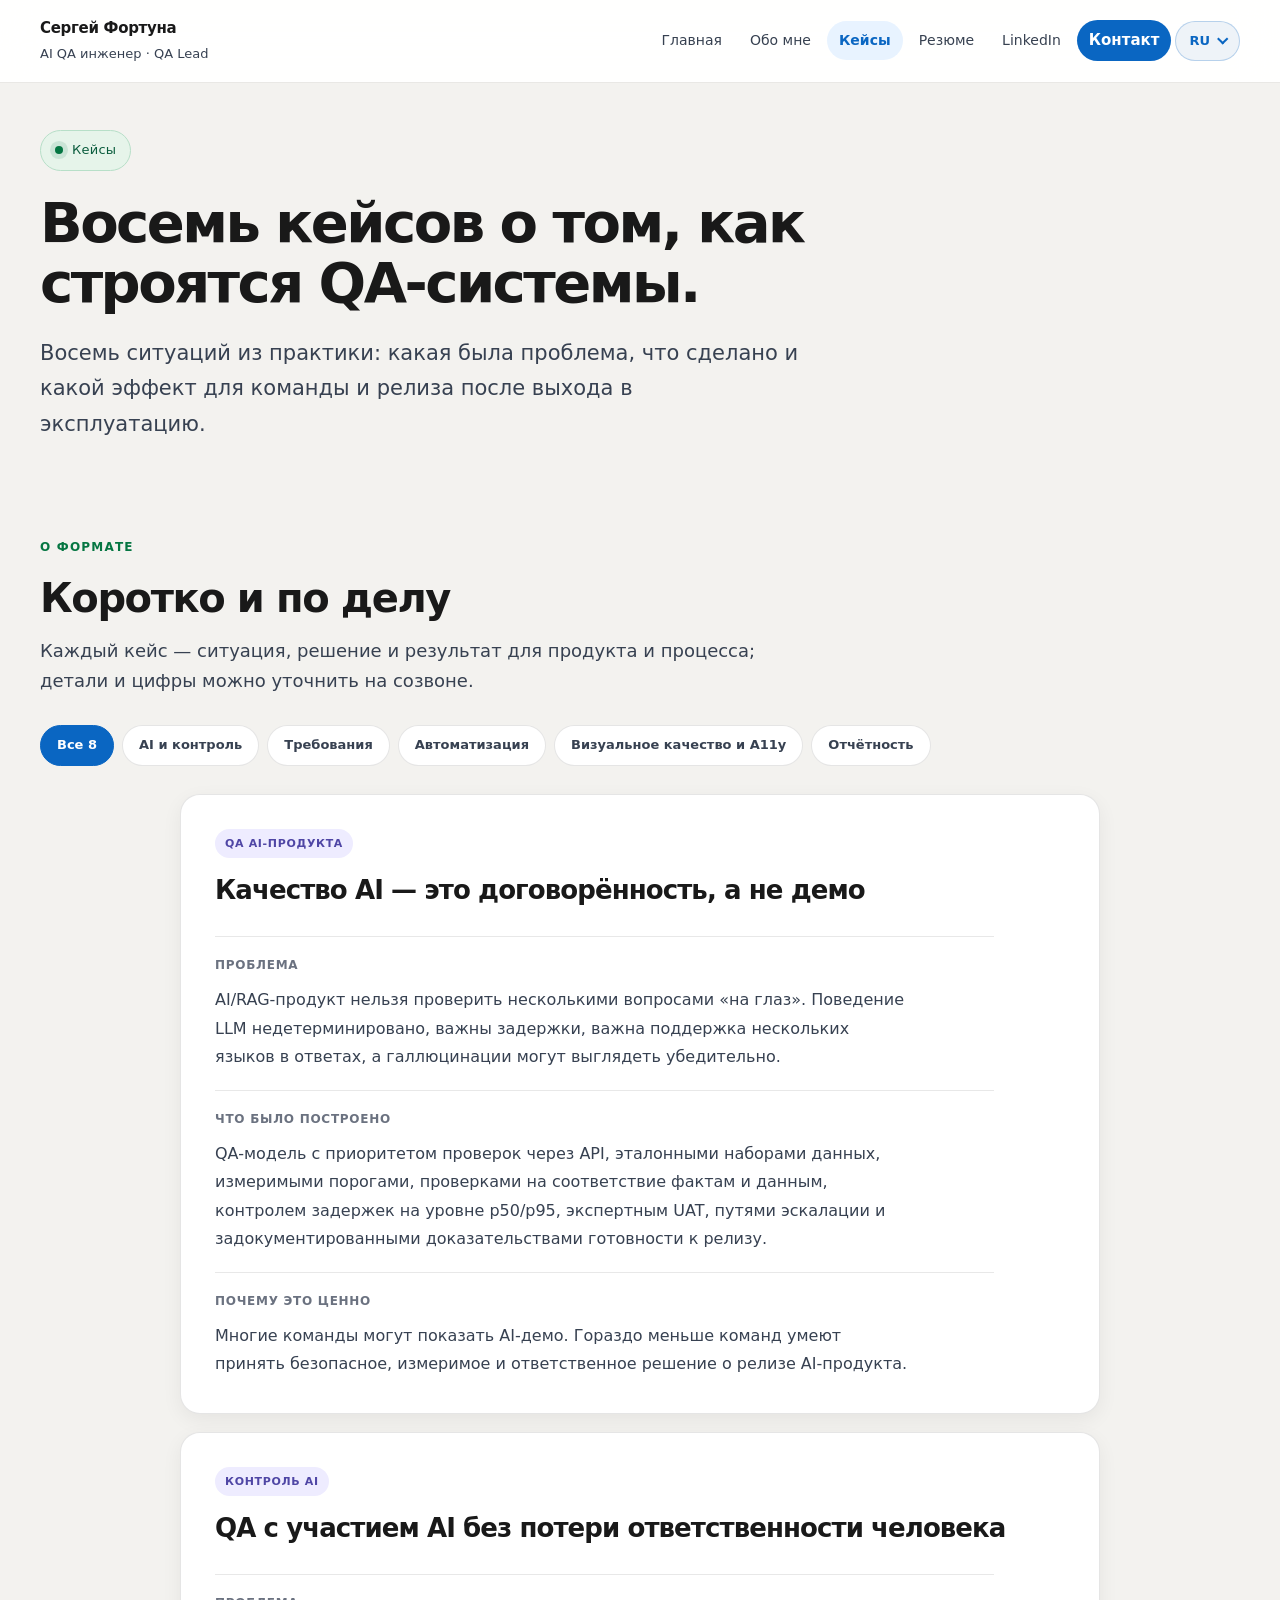
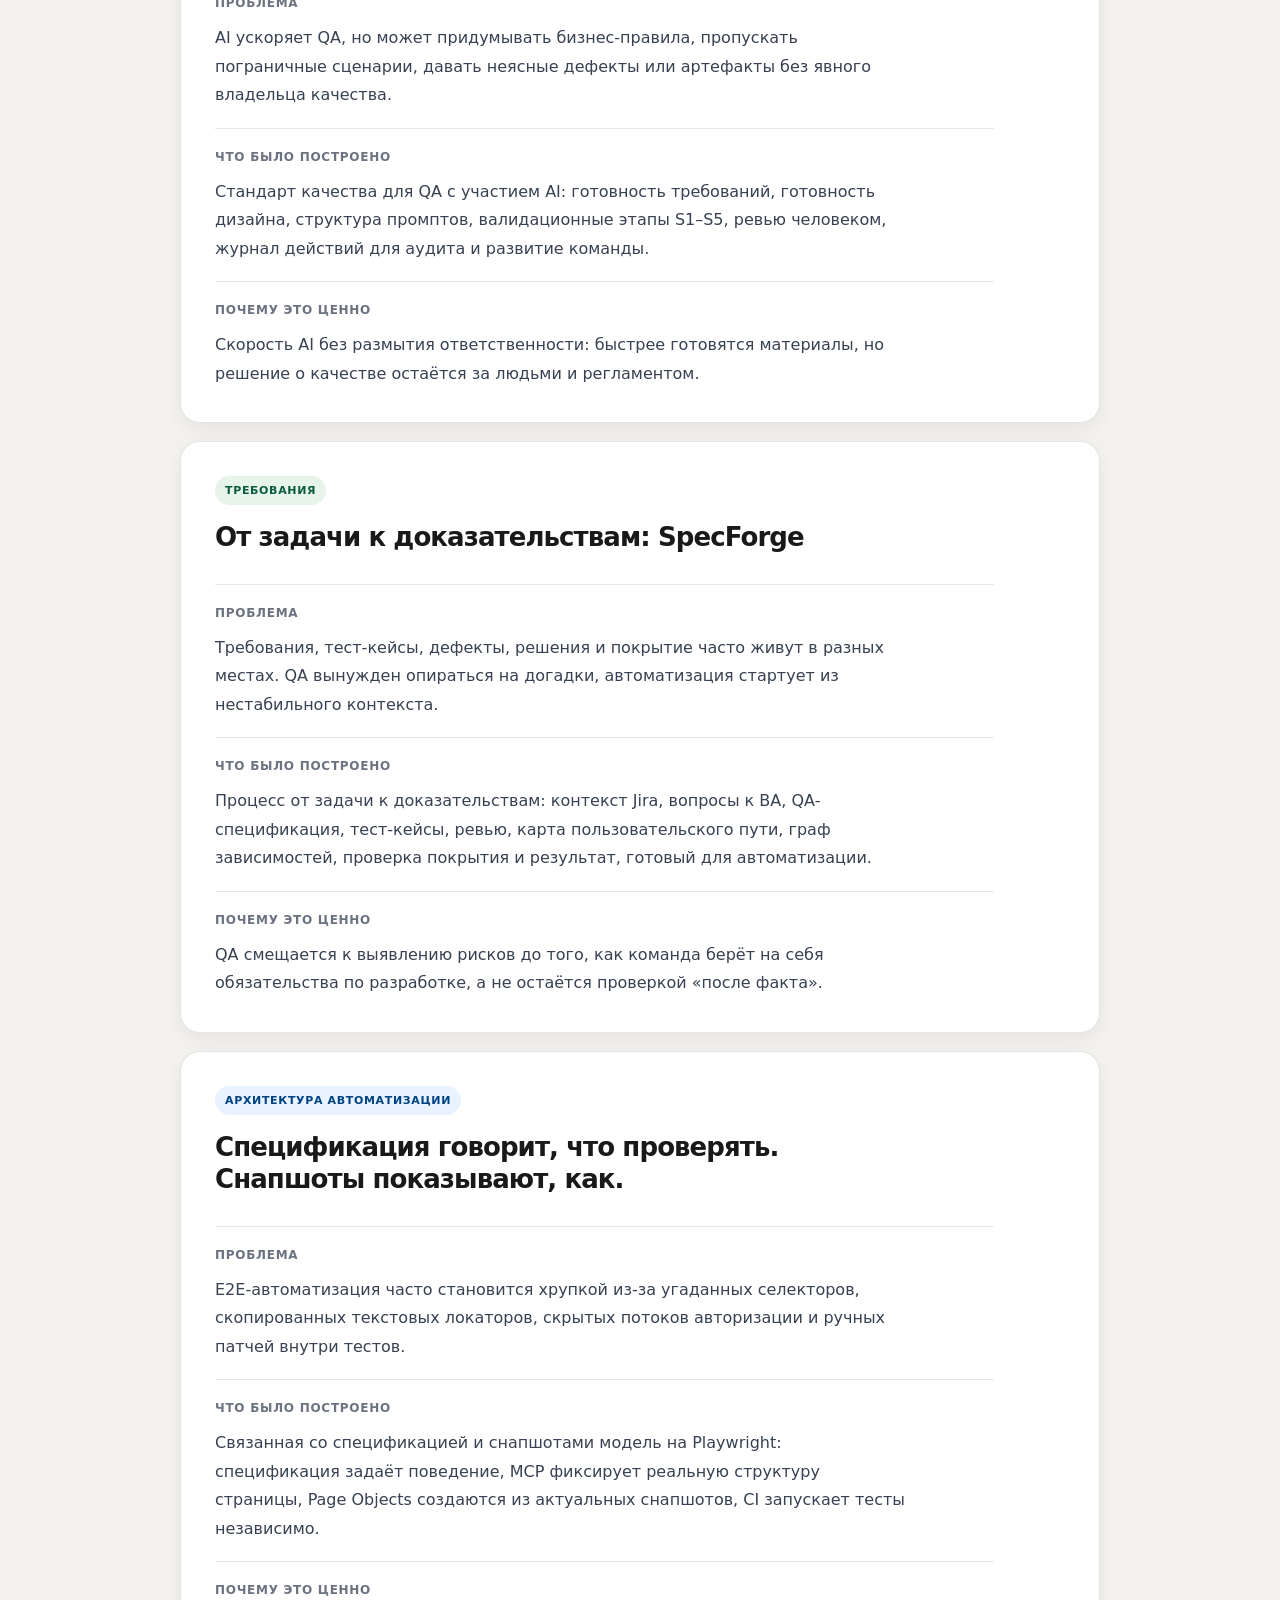
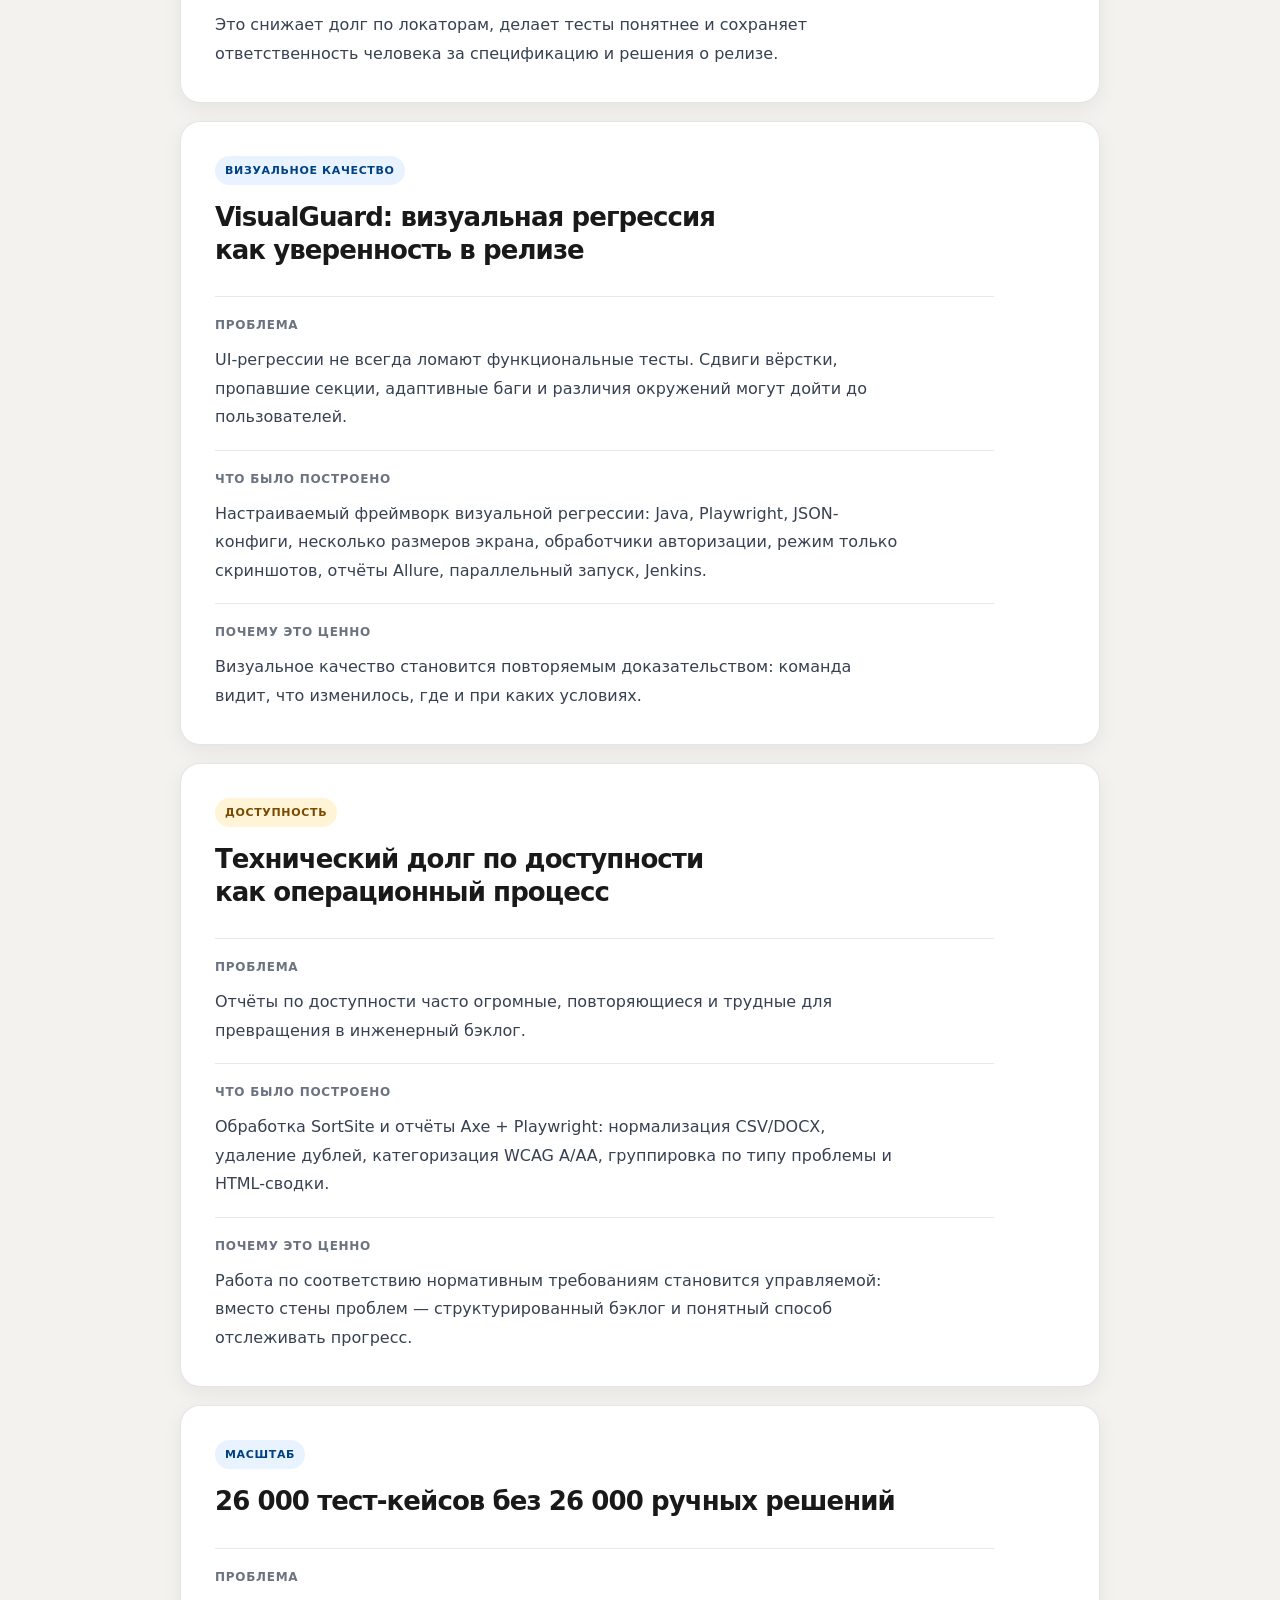
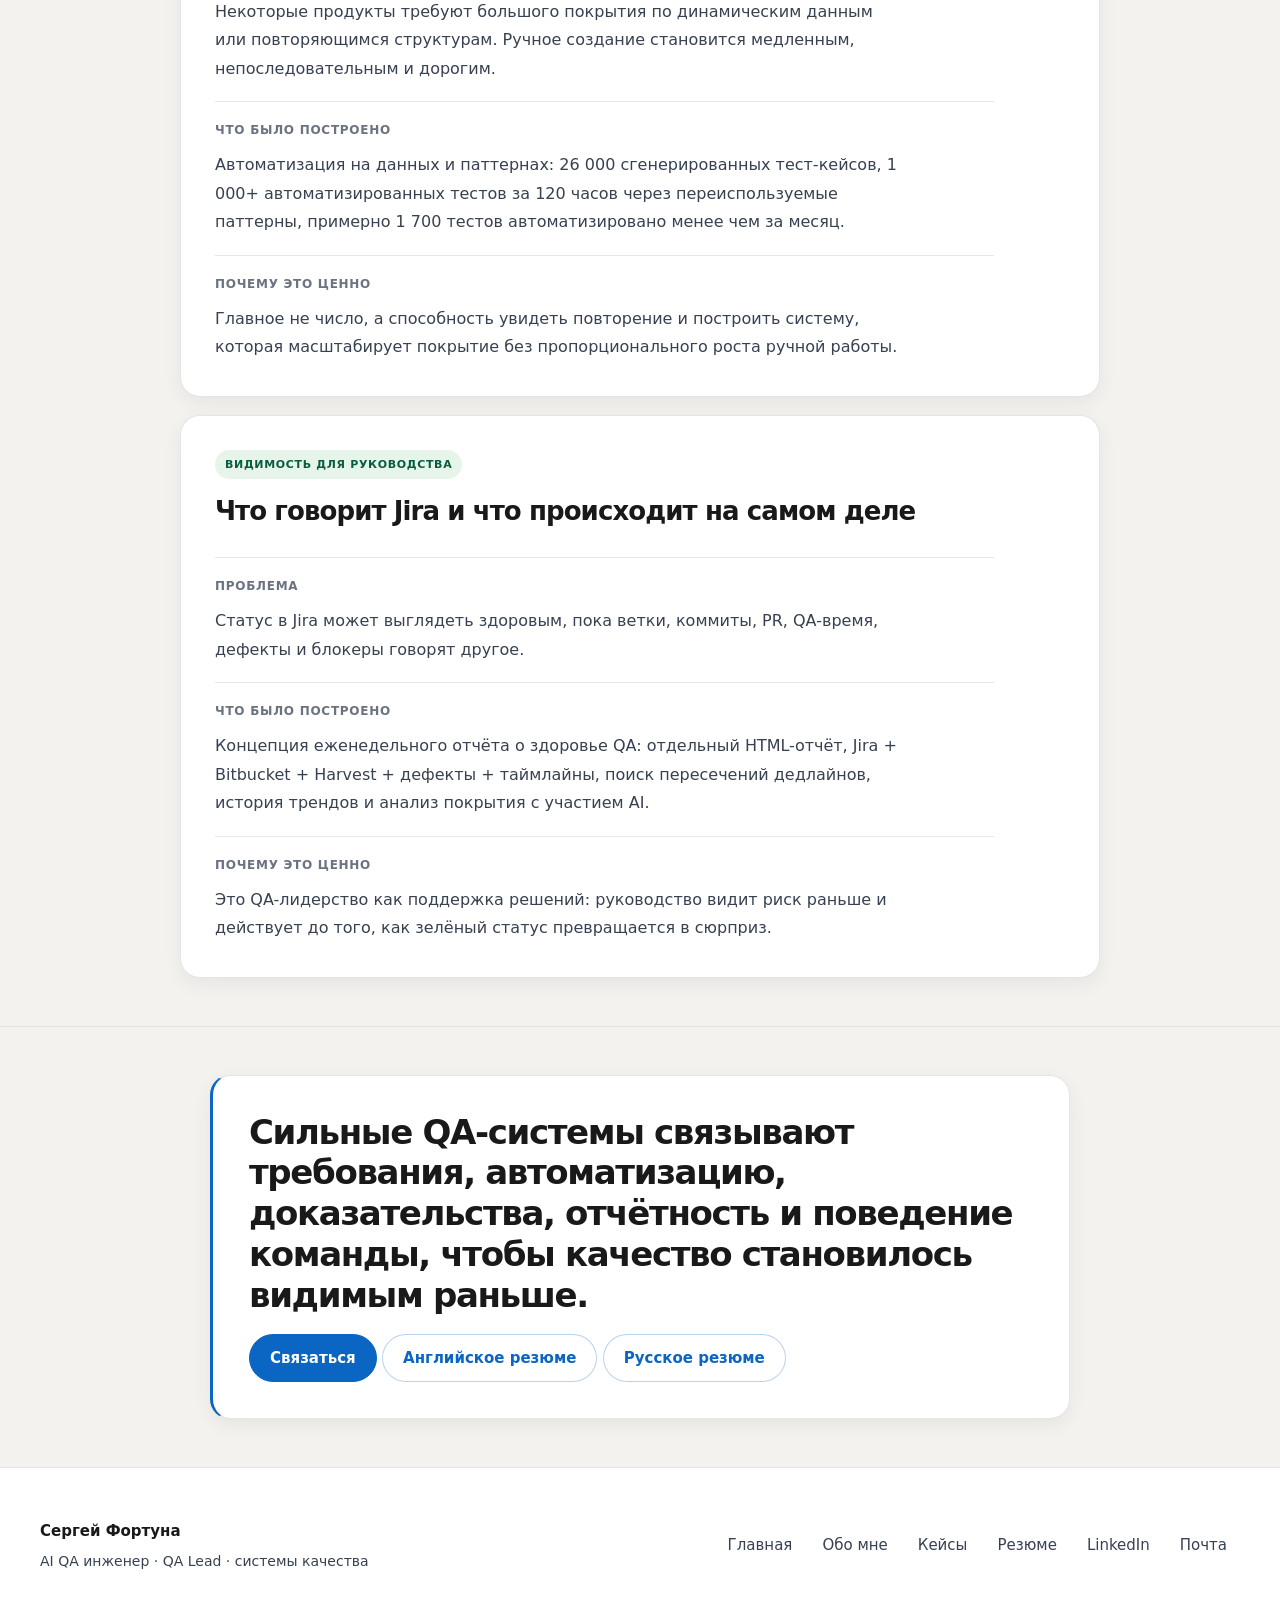
<file: docs/ru/evidence.html>
<!doctype html>
<html lang="ru">
<head>
  <meta charset="utf-8">
  <meta name="viewport" content="width=device-width, initial-scale=1">
  <title>Сергей Фортуна — QA-кейсы</title>
  <meta name="description" content="Кейсы QA: контроль качества AI/RAG, SpecForge, Playwright-автоматизация, VisualGuard, доступность, масштабирование QA на данных и отчётность.">
  <link rel="canonical" href="https://kiritoqa.github.io/sf_kit/ru/evidence.html">
  <link rel="alternate" hreflang="en" href="https://kiritoqa.github.io/sf_kit/evidence.html">
  <link rel="alternate" hreflang="ru" href="https://kiritoqa.github.io/sf_kit/ru/evidence.html">
  <link rel="alternate" hreflang="x-default" href="https://kiritoqa.github.io/sf_kit/evidence.html">
  <link rel="stylesheet" href="../styles.css">
</head>
<body>

<nav class="nav">
  <div class="wrap nav-inner">
    <a class="brand" href="index.html">
      <strong>Сергей Фортуна</strong>
      <span>AI QA инженер · QA Lead</span>
    </a>
    <button class="nav-toggle" type="button" aria-controls="primary-navigation" aria-expanded="false" aria-label="Открыть меню навигации">
      <span></span>
      <span></span>
      <span></span>
    </button>
    <div class="nav-links" id="primary-navigation">
      <a href="index.html" aria-label="Главная страница">Главная</a>
      <a href="about.html" aria-label="Прочитать профессиональную историю Сергея Фортуны">Обо мне</a>
      <a href="evidence.html" class="active" aria-label="Прочитать QA-кейсы Сергея Фортуны">Кейсы</a>
      <a href="cv.html" aria-label="Открыть резюме Сергея Фортуны">Резюме</a>
      <a href="https://www.linkedin.com/in/sergey-fortuna-11864a1a2" target="_blank" rel="noopener" aria-label="Открыть профиль Сергея Фортуны в LinkedIn">LinkedIn</a>
      <a href="about.html#contact" class="nav-cta" aria-label="Открыть раздел контактов">Контакт</a>
      <div class="language-dropdown">
        <button class="language-toggle" type="button" aria-haspopup="true" aria-expanded="false" aria-label="Выбор языка">
          <span>RU</span><span class="lang-chevron" aria-hidden="true"></span>
        </button>
        <div class="language-menu" role="menu">
          <a href="evidence.html" class="active-lang" role="menuitem">Русский</a>
          <a href="../evidence.html" role="menuitem">Английский</a>
        </div>
      </div>
    </div>
  </div>
</nav>

<main>
  <header class="page-hero">
    <div class="wrap">
      <div class="eyebrow"><span class="dot"></span>Кейсы</div>
      <h1>Восемь кейсов о том, как строятся QA-системы.</h1>
      <p class="lead">Восемь ситуаций из практики: какая была проблема, что сделано и какой эффект для команды и релиза после выхода в эксплуатацию.</p>
    </div>
  </header>

  <section>
    <div class="wrap">
      <div class="section-head">
        <div class="section-label">О формате</div>
        <h2>Коротко и по делу</h2>
        <p>Каждый кейс — ситуация, решение и результат для продукта и процесса; детали и цифры можно уточнить на созвоне.</p>
      </div>

      <div class="filter-row" role="group" aria-label="Фильтр по категориям">
        <button class="filter-btn active" type="button" data-filter="all">Все 8</button>
        <button class="filter-btn" type="button" data-filter="ai">AI и контроль</button>
        <button class="filter-btn" type="button" data-filter="spec">Требования</button>
        <button class="filter-btn" type="button" data-filter="auto">Автоматизация</button>
        <button class="filter-btn" type="button" data-filter="quality">Визуальное качество и A11y</button>
        <button class="filter-btn" type="button" data-filter="report">Отчётность</button>
      </div>

      <div class="grid-2" id="ev-grid">
        <article id="ai-quality" class="ev-card" data-category="ai">
          <div class="ev-card-top"><span class="tag tag-violet">QA AI-продукта</span></div>
          <h3>Качество AI — это договорённость, а не демо</h3>
          <div class="ev-block"><div class="ev-block-label">Проблема</div><p>AI/RAG-продукт нельзя проверить несколькими вопросами «на глаз». Поведение LLM недетерминировано, важны задержки, важна поддержка нескольких языков в ответах, а галлюцинации могут выглядеть убедительно.</p></div>
          <div class="ev-block"><div class="ev-block-label">Что было построено</div><p>QA-модель с приоритетом проверок через API, эталонными наборами данных, измеримыми порогами, проверками на соответствие фактам и данным, контролем задержек на уровне p50/p95, экспертным UAT, путями эскалации и задокументированными доказательствами готовности к релизу.</p></div>
          <div class="ev-block"><div class="ev-block-label">Почему это ценно</div><p>Многие команды могут показать AI-демо. Гораздо меньше команд умеют принять безопасное, измеримое и ответственное решение о релизе AI-продукта.</p></div>
        </article>

        <article class="ev-card" data-category="ai">
          <div class="ev-card-top"><span class="tag tag-violet">Контроль AI</span></div>
          <h3>QA с участием AI без потери ответственности человека</h3>
          <div class="ev-block"><div class="ev-block-label">Проблема</div><p>AI ускоряет QA, но может придумывать бизнес-правила, пропускать пограничные сценарии, давать неясные дефекты или артефакты без явного владельца качества.</p></div>
          <div class="ev-block"><div class="ev-block-label">Что было построено</div><p>Стандарт качества для QA с участием AI: готовность требований, готовность дизайна, структура промптов, валидационные этапы S1–S5, ревью человеком, журнал действий для аудита и развитие команды.</p></div>
          <div class="ev-block"><div class="ev-block-label">Почему это ценно</div><p>Скорость AI без размытия ответственности: быстрее готовятся материалы, но решение о качестве остаётся за людьми и регламентом.</p></div>
        </article>

        <article id="specforge" class="ev-card" data-category="spec">
          <div class="ev-card-top"><span class="tag tag-green">Требования</span></div>
          <h3>От задачи к доказательствам: SpecForge</h3>
          <div class="ev-block"><div class="ev-block-label">Проблема</div><p>Требования, тест-кейсы, дефекты, решения и покрытие часто живут в разных местах. QA вынужден опираться на догадки, автоматизация стартует из нестабильного контекста.</p></div>
          <div class="ev-block"><div class="ev-block-label">Что было построено</div><p>Процесс от задачи к доказательствам: контекст Jira, вопросы к BA, QA-спецификация, тест-кейсы, ревью, карта пользовательского пути, граф зависимостей, проверка покрытия и результат, готовый для автоматизации.</p></div>
          <div class="ev-block"><div class="ev-block-label">Почему это ценно</div><p>QA смещается к выявлению рисков до того, как команда берёт на себя обязательства по разработке, а не остаётся проверкой «после факта».</p></div>
        </article>

        <article class="ev-card" data-category="auto">
          <div class="ev-card-top"><span class="tag tag-sky">Архитектура автоматизации</span></div>
          <h3>Спецификация говорит, что проверять. Снапшоты показывают, как.</h3>
          <div class="ev-block"><div class="ev-block-label">Проблема</div><p>E2E-автоматизация часто становится хрупкой из-за угаданных селекторов, скопированных текстовых локаторов, скрытых потоков авторизации и ручных патчей внутри тестов.</p></div>
          <div class="ev-block"><div class="ev-block-label">Что было построено</div><p>Связанная со спецификацией и снапшотами модель на Playwright: спецификация задаёт поведение, MCP фиксирует реальную структуру страницы, Page Objects создаются из актуальных снапшотов, CI запускает тесты независимо.</p></div>
          <div class="ev-block"><div class="ev-block-label">Почему это ценно</div><p>Это снижает долг по локаторам, делает тесты понятнее и сохраняет ответственность человека за спецификацию и решения о релизе.</p></div>
        </article>

        <article class="ev-card" data-category="quality">
          <div class="ev-card-top"><span class="tag tag-sky">Визуальное качество</span></div>
          <h3>VisualGuard: визуальная регрессия как уверенность в релизе</h3>
          <div class="ev-block"><div class="ev-block-label">Проблема</div><p>UI-регрессии не всегда ломают функциональные тесты. Сдвиги вёрстки, пропавшие секции, адаптивные баги и различия окружений могут дойти до пользователей.</p></div>
          <div class="ev-block"><div class="ev-block-label">Что было построено</div><p>Настраиваемый фреймворк визуальной регрессии: Java, Playwright, JSON-конфиги, несколько размеров экрана, обработчики авторизации, режим только скриншотов, отчёты Allure, параллельный запуск, Jenkins.</p></div>
          <div class="ev-block"><div class="ev-block-label">Почему это ценно</div><p>Визуальное качество становится повторяемым доказательством: команда видит, что изменилось, где и при каких условиях.</p></div>
        </article>

        <article class="ev-card" data-category="quality">
          <div class="ev-card-top"><span class="tag tag-amber">Доступность</span></div>
          <h3>Технический долг по доступности как операционный процесс</h3>
          <div class="ev-block"><div class="ev-block-label">Проблема</div><p>Отчёты по доступности часто огромные, повторяющиеся и трудные для превращения в инженерный бэклог.</p></div>
          <div class="ev-block"><div class="ev-block-label">Что было построено</div><p>Обработка SortSite и отчёты Axe + Playwright: нормализация CSV/DOCX, удаление дублей, категоризация WCAG A/AA, группировка по типу проблемы и HTML-сводки.</p></div>
          <div class="ev-block"><div class="ev-block-label">Почему это ценно</div><p>Работа по соответствию нормативным требованиям становится управляемой: вместо стены проблем — структурированный бэклог и понятный способ отслеживать прогресс.</p></div>
        </article>

        <article id="data-scale" class="ev-card" data-category="auto">
          <div class="ev-card-top"><span class="tag tag-sky">Масштаб</span></div>
          <h3>26 000 тест-кейсов без 26 000 ручных решений</h3>
          <div class="ev-block"><div class="ev-block-label">Проблема</div><p>Некоторые продукты требуют большого покрытия по динамическим данным или повторяющимся структурам. Ручное создание становится медленным, непоследовательным и дорогим.</p></div>
          <div class="ev-block"><div class="ev-block-label">Что было построено</div><p>Автоматизация на данных и паттернах: 26 000 сгенерированных тест-кейсов, 1 000+ автоматизированных тестов за 120 часов через переиспользуемые паттерны, примерно 1 700 тестов автоматизировано менее чем за месяц.</p></div>
          <div class="ev-block"><div class="ev-block-label">Почему это ценно</div><p>Главное не число, а способность увидеть повторение и построить систему, которая масштабирует покрытие без пропорционального роста ручной работы.</p></div>
        </article>

        <article id="project-health" class="ev-card" data-category="report">
          <div class="ev-card-top"><span class="tag tag-green">Видимость для руководства</span></div>
          <h3>Что говорит Jira и что происходит на самом деле</h3>
          <div class="ev-block"><div class="ev-block-label">Проблема</div><p>Статус в Jira может выглядеть здоровым, пока ветки, коммиты, PR, QA-время, дефекты и блокеры говорят другое.</p></div>
          <div class="ev-block"><div class="ev-block-label">Что было построено</div><p>Концепция еженедельного отчёта о здоровье QA: отдельный HTML-отчёт, Jira + Bitbucket + Harvest + дефекты + таймлайны, поиск пересечений дедлайнов, история трендов и анализ покрытия с участием AI.</p></div>
          <div class="ev-block"><div class="ev-block-label">Почему это ценно</div><p>Это QA-лидерство как поддержка решений: руководство видит риск раньше и действует до того, как зелёный статус превращается в сюрприз.</p></div>
        </article>
      </div>
    </div>
  </section>

  <section>
    <div class="wrap" style="max-width:860px; margin:0 auto">
      <div class="quote-block">
        <p class="quote-text">Сильные QA-системы связывают требования, автоматизацию, доказательства, отчётность и поведение команды, чтобы качество становилось видимым раньше.</p>
        <p class="quote-sub" style="margin-top:18px">
          <a class="btn btn-primary" href="about.html#contact">Связаться</a>
          <a class="btn" href="../cv.html">Английское резюме</a>
          <a class="btn" href="cv.html">Русское резюме</a>
        </p>
      </div>
    </div>
  </section>
</main>

<footer class="footer">
  <div class="wrap footer-inner">
    <div class="footer-brand"><strong>Сергей Фортуна</strong><p>AI QA инженер · QA Lead · системы качества</p></div>
    <nav class="footer-links">
      <a href="index.html">Главная</a>
      <a href="about.html">Обо мне</a>
      <a href="evidence.html">Кейсы</a>
      <a href="cv.html">Резюме</a>
      <a href="https://www.linkedin.com/in/sergey-fortuna-11864a1a2" target="_blank" rel="noopener">LinkedIn</a>
      <a href="about.html#contact">Почта</a>
    </nav>
  </div>
</footer>

<script src="../site.js"></script>
</body>
</html>
</file>
<file: docs/styles.css>
/* ============================================================
   Design System — Serghei Fortuna QA Portfolio
   Palette: Deep navy · Emerald (quality) · Sky (automation)
            Violet (AI) · Amber (risk)
   ============================================================ */

:root {
  --bg:          #060c18;
  --surface-0:   #090f1c;
  --surface-1:   #0d1526;
  --surface-2:   #121d32;
  --surface-3:   #192740;
  --surface-card: rgba(13,21,38,0.7);

  --text:        #f8fafc;
  --text-2:      #cbd5e1;
  --text-3:      #e2e8f0;

  --green:       #34d399;
  --green-glow:  rgba(16,185,129,.18);
  --sky:         #67d5ff;
  --sky-glow:    rgba(56,189,248,.14);
  --violet:      #a5b4fc;
  --violet-glow: rgba(129,140,248,.14);
  --amber:       #fcd34d;

  --border:      rgba(255,255,255,.07);
  --border-2:    rgba(255,255,255,.13);
  --border-3:    rgba(255,255,255,.22);

  --max:    1200px;
  --r:      20px;
  --r-sm:   12px;
  --r-xs:   8px;
  --shadow: 0 24px 80px rgba(0,0,0,.4);
  --shadow-sm: 0 8px 32px rgba(0,0,0,.28);

  --font: Inter, ui-sans-serif, system-ui, -apple-system, BlinkMacSystemFont, 'Segoe UI', sans-serif;
  --mono: 'JetBrains Mono', 'Fira Code', 'Cascadia Code', ui-monospace, monospace;
}

/* ─── Reset ──────────────────────────────────────────────── */
*, *::before, *::after { box-sizing: border-box; }
html { scroll-behavior: smooth; }

body {
  margin: 0;
  font-family: var(--font);
  font-size: 17px;
  line-height: 1.75;
  color: var(--text);
  background:
    radial-gradient(ellipse 80% 50% at 0% 0%, rgba(16,185,129,.1) 0%, transparent 60%),
    radial-gradient(ellipse 60% 40% at 100% 10%, rgba(56,189,248,.08) 0%, transparent 55%),
    radial-gradient(ellipse 50% 50% at 50% 100%, rgba(129,140,248,.06) 0%, transparent 50%),
    var(--bg);
  background-attachment: fixed;
}

a { color: inherit; text-decoration: none; }
a:focus-visible, button:focus-visible { outline: 3px solid var(--sky); outline-offset: 3px; }
button, input, textarea { font: inherit; }
img { display: block; max-width: 100%; }
p { margin: 0; }

/* ─── Layout ─────────────────────────────────────────────── */
.wrap {
  width: min(100% - 40px, var(--max));
  margin: 0 auto;
}

/* ─── Nav ────────────────────────────────────────────────── */
.nav {
  position: sticky;
  top: 0;
  z-index: 200;
  border-bottom: 1px solid var(--border);
  background: rgba(6,12,24,.82);
  backdrop-filter: blur(20px);
  -webkit-backdrop-filter: blur(20px);
}
.nav-inner {
  display: flex;
  align-items: center;
  justify-content: space-between;
  gap: 20px;
  padding: 15px 0;
}
.brand { display: grid; gap: 2px; }
.brand strong { font-size: 15px; letter-spacing: -.02em; }
.brand span { color: var(--text-2); font-size: 13px; }

.nav-links {
  display: flex;
  align-items: center;
  flex-wrap: wrap;
  gap: 4px;
  font-size: 14px;
}
.nav-links a {
  padding: 7px 12px;
  border-radius: 999px;
  color: var(--text-2);
  transition: color .15s, background .15s;
}
.nav-links a:hover { color: var(--text); background: rgba(255,255,255,.06); }
.nav-links a.active { color: var(--text); background: rgba(255,255,255,.08); }
.nav-links a.nav-cta,
.nav-links a.nav-cta:visited {
  color: #03110c;
  background: var(--green);
}
.nav-links a.nav-cta:hover {
  color: #03110c;
  background: #6ee7b7;
}
.nav-cta {
  padding: 8px 16px;
  border-radius: 999px;
  color: #03110c;
  background: var(--green);
  font-weight: 700;
  font-size: 15px;
  transition: opacity .15s, transform .15s;
}
.nav-cta:hover { transform: translateY(-1px); }

/* ─── Hero ───────────────────────────────────────────────── */
.hero { padding: 80px 0 70px; }
.hero-grid {
  display: grid;
  grid-template-columns: 1fr 340px;
  gap: 48px;
  align-items: start;
}
.eyebrow {
  display: inline-flex;
  align-items: center;
  gap: 9px;
  margin-bottom: 22px;
  padding: 8px 14px;
  border: 1px solid rgba(16,185,129,.28);
  border-radius: 999px;
  color: #a7f3d0;
  background: rgba(16,185,129,.08);
  font-size: 13px;
  letter-spacing: .02em;
}
.dot {
  width: 8px;
  height: 8px;
  border-radius: 50%;
  background: var(--green);
  box-shadow: 0 0 0 5px rgba(16,185,129,.18);
  flex-shrink: 0;
}

h1, h2, h3, h4 { margin: 0; line-height: 1.1; letter-spacing: -.04em; }
h1 { font-size: clamp(42px, 5vw, 68px); max-width: 820px; text-wrap: balance; }
h2 { font-size: clamp(32px, 4vw, 48px); text-wrap: balance; }
h3 { font-size: 24px; text-wrap: balance; }
h4 { font-size: 16px; letter-spacing: -.01em; }

.lead {
  margin-top: 22px;
  color: #dbe6f6;
  font-size: clamp(18px, 1.8vw, 21px);
  max-width: 760px;
  line-height: 1.7;
}

.hero-actions {
  display: flex;
  flex-wrap: wrap;
  gap: 12px;
  margin-top: 32px;
}

/* ─── Buttons ────────────────────────────────────────────── */
.btn {
  display: inline-flex;
  align-items: center;
  justify-content: center;
  gap: 8px;
  min-height: 48px;
  padding: 0 20px;
  border: 1px solid var(--border-2);
  border-radius: 999px;
  color: var(--text);
  background: rgba(255,255,255,.05);
  cursor: pointer;
  font-weight: 700;
  font-size: 15px;
  transition: transform .18s, border-color .18s, background .18s;
}
.btn:hover { transform: translateY(-1px); border-color: var(--border-3); }
.btn-primary {
  color: var(--bg);
  border-color: transparent;
  background: var(--green);
}
.btn-primary:hover { background: #0fa374; }
.btn-sky {
  color: var(--bg);
  border-color: transparent;
  background: var(--sky);
}
.btn-sky:hover { background: #2cb6f0; }
.btn-ghost { background: transparent; }

/* ─── Profile card ───────────────────────────────────────── */
.profile-card {
  position: relative;
  padding: 14px;
  border: 1px solid var(--border-2);
  border-radius: 28px;
  background: linear-gradient(160deg, rgba(16,185,129,.1), rgba(56,189,248,.06));
  box-shadow: var(--shadow);
}
.profile-card img {
  width: 100%;
  aspect-ratio: 1 / 1.08;
  object-fit: cover;
  border-radius: 20px;
  filter: saturate(.92) contrast(1.03);
}
.profile-meta {
  padding: 16px 4px 4px;
  display: grid;
  gap: 6px;
}
.profile-meta strong { font-size: 18px; letter-spacing: -.02em; }
.profile-meta p { color: var(--text-2); font-size: 14px; line-height: 1.55; }
.profile-availability {
  display: flex;
  align-items: center;
  gap: 8px;
  margin-top: 12px;
  padding: 10px 12px;
  border: 1px solid rgba(16,185,129,.22);
  border-radius: var(--r-sm);
  background: rgba(16,185,129,.07);
  color: #a7f3d0;
  font-size: 13px;
}

/* ─── Metrics ────────────────────────────────────────────── */
.metrics-bar {
  display: grid;
  grid-template-columns: repeat(4, 1fr);
  gap: 14px;
  margin-top: 52px;
}
.metric {
  padding: 22px;
  border: 1px solid var(--border);
  border-radius: var(--r);
  background: var(--surface-card);
  backdrop-filter: blur(8px);
}
.metric-num {
  font-family: var(--mono);
  font-size: 36px;
  line-height: 1;
  color: var(--green);
  font-weight: 700;
}
.metric-label {
  margin-top: 8px;
  color: var(--text-2);
  font-size: 15px;
}

/* ─── Sections ───────────────────────────────────────────── */
.section { padding: 80px 0; border-top: 1px solid var(--border); }
.section-head { max-width: 820px; margin-bottom: 36px; }
.section-head h2 { margin-bottom: 14px; }
.section-head p { color: #d7e0f0; font-size: 18px; line-height: 1.7; max-width: 760px; }

.section-label {
  display: inline-flex;
  align-items: center;
  gap: 7px;
  margin-bottom: 16px;
  font-size: 12px;
  font-weight: 800;
  letter-spacing: .1em;
  text-transform: uppercase;
  color: var(--green);
}

/* ─── Cards ──────────────────────────────────────────────── */
.card {
  padding: 30px;
  border: 1px solid rgba(255,255,255,.11);
  border-radius: var(--r);
  background: linear-gradient(180deg, rgba(255,255,255,.075), rgba(255,255,255,.04));
  transition: border-color .2s, transform .2s;
}
.card:hover { border-color: var(--border-2); transform: translateY(-2px); }
.card-icon {
  display: inline-flex;
  align-items: center;
  justify-content: center;
  min-width: 44px;
  min-height: 44px;
  width: fit-content;
  max-width: 100%;
  padding: 0 12px;
  border-radius: 14px;
  font-family: var(--mono);
  font-size: 11px;
  font-weight: 800;
  letter-spacing: 0.04em;
  margin-bottom: 18px;
  text-align: center;
  line-height: 1.15;
}
.icon-green { background: rgba(16,185,129,.15); color: var(--green); }
.icon-sky   { background: rgba(56,189,248,.15); color: var(--sky); }
.icon-violet{ background: rgba(129,140,248,.15); color: var(--violet); }
.icon-amber { background: rgba(251,191,36,.15);  color: var(--amber); }

.card h3 { font-size: 20px; letter-spacing: -.03em; margin-bottom: 12px; }
.card p  { color: var(--text-2); font-size: 15px; line-height: 1.6; }

/* ─── Grid helpers ───────────────────────────────────────── */
.grid-2 { display: grid; grid-template-columns: repeat(2,1fr); gap: 18px; }
.grid-3 { display: grid; grid-template-columns: repeat(3,1fr); gap: 18px; }
.grid-4 { display: grid; grid-template-columns: repeat(4,1fr); gap: 18px; }

/* Three-up cards with footer links aligned on one baseline (home “next steps”) */
.deck-cta {
  align-items: stretch;
}
.deck-cta > .card {
  display: flex;
  flex-direction: column;
  height: 100%;
}
.deck-cta > .card > div:last-child {
  margin-top: auto;
  padding-top: 18px;
}
.deck-cta .text-link {
  margin-top: 0;
}
/* First column caps at readable heading width so labels + titles do not float in empty space on wide viewports */
.two-col { display: grid; grid-template-columns: minmax(240px, min(36ch, 420px)) minmax(0, 1fr); gap: 22px; align-items: start; }

/* ─── Tags ───────────────────────────────────────────────── */
.tag {
  display: inline-flex;
  padding: 5px 10px;
  border-radius: 999px;
  font-size: 11px;
  font-weight: 800;
  letter-spacing: .06em;
  text-transform: uppercase;
}
.tag-green  { background: rgba(16,185,129,.15);  color: #6ee7b7; }
.tag-sky    { background: rgba(56,189,248,.15);   color: #bae6fd; }
.tag-violet { background: rgba(129,140,248,.15);  color: #c7d2fe; }
.tag-amber  { background: rgba(251,191,36,.15);   color: #fde68a; }
.tag-muted  { background: rgba(255,255,255,.08);  color: var(--text-2); }

/* ─── Score badge ────────────────────────────────────────── */
.score {
  font-family: var(--mono);
  font-size: 12px;
  font-weight: 800;
  padding: 4px 10px;
  border-radius: 999px;
  background: rgba(16,185,129,.12);
  color: var(--green);
}

/* ─── Evidence cards ─────────────────────────────────────── */
#ev-grid {
  grid-template-columns: minmax(0, 920px);
  justify-content: center;
}

.ev-card {
  padding: 34px;
  border: 1px solid rgba(255,255,255,.12);
  border-radius: var(--r);
  background: #0b1425;
  box-shadow: var(--shadow-sm);
  display: flex;
  flex-direction: column;
  gap: 0;
  transition: border-color .2s, box-shadow .2s;
}
.ev-card > p, .ev-card .ev-block { max-width: 72ch; }
.ev-card:hover { border-color: rgba(16,185,129,.3); box-shadow: 0 12px 48px rgba(16,185,129,.08); }
.ev-card-top { display: flex; align-items: center; justify-content: space-between; gap: 12px; margin-bottom: 16px; }
.ev-card h3 { font-size: 26px; margin-bottom: 12px; letter-spacing: -.035em; line-height: 1.2; }
.ev-block { margin-top: 18px; padding-top: 18px; border-top: 1px solid var(--border); }
.ev-block-label {
  font-size: 12px;
  font-weight: 800;
  letter-spacing: .06em;
  text-transform: uppercase;
  color: var(--text-3);
  margin-bottom: 10px;
}
.ev-block p { color: #d1d9e8; font-size: 16px; line-height: 1.78; max-width: 68ch; }


.case-teaser {
  min-height: auto;
}
.case-teaser p {
  color: #d1d9e8;
  font-size: 16px;
  line-height: 1.72;
  max-width: 62ch;
}
.text-link {
  display: inline-flex;
  width: fit-content;
  margin-top: 22px;
  color: #a7f3d0;
  font-weight: 800;
  font-size: 15px;
  text-decoration: underline;
  text-underline-offset: 4px;
}
.text-link:hover {
  color: #d1fae5;
}

/* ─── Accordion ──────────────────────────────────────────── */
.accordion { display: grid; gap: 8px; }
.accordion-item {
  border: 1px solid var(--border);
  border-radius: var(--r-sm);
  background: rgba(255,255,255,.03);
  overflow: hidden;
  transition: border-color .2s;
}
.accordion-item.open { border-color: rgba(16,185,129,.28); }
.accordion-trigger {
  display: flex;
  width: 100%;
  align-items: center;
  justify-content: space-between;
  gap: 16px;
  padding: 18px 22px;
  border: 0;
  color: var(--text);
  background: transparent;
  cursor: pointer;
  text-align: left;
  font-size: 16px;
  font-weight: 700;
  letter-spacing: -.02em;
}
.accordion-trigger .acc-icon {
  width: 26px;
  height: 26px;
  border-radius: 50%;
  border: 1px solid var(--border-2);
  display: grid;
  place-items: center;
  color: var(--green);
  font-size: 18px;
  line-height: 1;
  flex-shrink: 0;
  transition: transform .25s, background .2s;
}
.accordion-item.open .acc-icon { transform: rotate(45deg); background: rgba(16,185,129,.1); }
.accordion-content {
  display: none;
  padding: 0 22px 22px;
  color: var(--text-2);
  font-size: 15px;
  line-height: 1.65;
}
.accordion-item.open .accordion-content { display: block; }
.acc-blocks { display: grid; gap: 12px; margin-top: 4px; }
.acc-block {
  padding: 16px;
  border: 1px solid var(--border);
  border-radius: var(--r-xs);
  background: rgba(255,255,255,.025);
}
.acc-block-title {
  font-weight: 700;
  font-size: 15px;
  color: var(--text);
  margin-bottom: 6px;
}
.acc-block-score {
  float: right;
  font-family: var(--mono);
  font-size: 12px;
  color: var(--green);
}
.acc-block p { font-size: 14px; color: var(--text-2); }

/* ─── Tabs ───────────────────────────────────────────────── */
.tab-row {
  display: flex;
  flex-wrap: wrap;
  gap: 8px;
  margin-bottom: 24px;
}
.tab-btn {
  padding: 10px 18px;
  border: 1px solid var(--border-2);
  border-radius: 999px;
  color: var(--text-2);
  background: rgba(255,255,255,.04);
  cursor: pointer;
  font-weight: 700;
  font-size: 15px;
  transition: all .18s;
}
.tab-btn.active, .tab-btn:hover { color: var(--bg); background: var(--green); border-color: transparent; }
.tab-panel { display: none; }
.tab-panel.active { display: block; }

/* ─── Filter ─────────────────────────────────────────────── */
.filter-row {
  display: flex;
  flex-wrap: wrap;
  gap: 8px;
  margin-bottom: 28px;
}
.filter-btn {
  padding: 8px 16px;
  border: 1px solid var(--border-2);
  border-radius: 999px;
  color: var(--text-2);
  background: transparent;
  cursor: pointer;
  font-size: 13px;
  font-weight: 700;
  transition: all .15s;
}
.filter-btn.active { color: var(--bg); background: var(--green); border-color: transparent; }
.filter-btn:hover { border-color: var(--border-3); color: var(--text); }

/* ─── Domain pills ───────────────────────────────────────── */
.domain-grid {
  display: flex;
  flex-wrap: wrap;
  gap: 10px;
}
.domain-pill {
  display: flex;
  align-items: center;
  gap: 8px;
  padding: 10px 16px;
  border: 1px solid var(--border-2);
  border-radius: 999px;
  font-size: 15px;
  font-weight: 700;
  transition: border-color .2s, background .2s;
  cursor: default;
}
.domain-pill:hover { border-color: rgba(16,185,129,.4); background: rgba(16,185,129,.06); }
.domain-dot { width: 8px; height: 8px; border-radius: 50%; flex-shrink: 0; }

/* ─── List ───────────────────────────────────────────────── */
.check-list { display: grid; gap: 13px; margin: 0; padding: 0; list-style: none; }
.check-list li {
  display: grid;
  grid-template-columns: 20px 1fr;
  gap: 10px;
  color: var(--text-2);
  font-size: 15px;
}
.chk { color: var(--green); font-weight: 900; line-height: 1.65; }

/* ─── Quote block ────────────────────────────────────────── */
.quote-block {
  padding: 36px;
  border: 1px solid var(--border-2);
  border-radius: var(--r);
  border-left: 3px solid var(--green);
  background: var(--surface-1);
}
.quote-text {
  font-size: clamp(22px, 2.8vw, 34px);
  font-weight: 800;
  line-height: 1.2;
  letter-spacing: -.04em;
  color: var(--text);
}
.quote-sub { margin-top: 18px; color: #d1d9e8; font-size: 17px; line-height: 1.75; }

/* ─── Panel ──────────────────────────────────────────────── */
.panel {
  padding: 34px;
  border: 1px solid rgba(255,255,255,.12);
  border-radius: var(--r);
  background: #0b1425;
}
.panel h2, .panel h3 { margin-bottom: 14px; }
.panel p { color: #d1d9e8; font-size: 16px; line-height: 1.75; }
.panel p + p { margin-top: 14px; }

/* ─── Timeline ───────────────────────────────────────────── */
.timeline { display: grid; gap: 12px; }
.timeline-item {
  display: grid;
  grid-template-columns: 110px 1fr;
  gap: 22px;
  padding: 20px;
  border: 1px solid var(--border);
  border-radius: var(--r-sm);
  background: rgba(255,255,255,.03);
}
.timeline-year {
  font-family: var(--mono);
  font-size: 13px;
  font-weight: 700;
  color: var(--green);
  padding-top: 2px;
}
.timeline-item h4 { margin-bottom: 6px; }
.timeline-item p { color: var(--text-2); font-size: 14px; line-height: 1.6; }

/* ─── CV-specific ────────────────────────────────────────── */
.cv-layout {
  display: grid;
  grid-template-columns: 280px 1fr;
  gap: 28px;
  align-items: start;
}
.side-panel {
  position: sticky;
  top: 90px;
  padding: 24px;
  border: 1px solid var(--border);
  border-radius: var(--r);
  background: var(--surface-1);
}
.side-panel h3 { margin-bottom: 16px; font-size: 18px; }
.cv-block {
  padding: 28px;
  border: 1px solid rgba(255,255,255,.10);
  border-radius: var(--r);
  background: rgba(255,255,255,.04);
  margin-bottom: 16px;
}
.cv-block:last-child { margin-bottom: 0; }
.cv-block h3 { font-size: 20px; margin-bottom: 14px; }
.cv-block h4 { font-size: 16px; margin-bottom: 10px; color: var(--sky); }
.cv-block p, .cv-block li { color: #d1d9e8; font-size: 16px; line-height: 1.75; }
.cv-block ul { margin: 10px 0 0; padding-left: 20px; }
.cv-block ul li + li { margin-top: 7px; }
.cv-block .job-meta {
  display: flex;
  align-items: center;
  gap: 12px;
  margin-bottom: 14px;
  font-size: 15px;
  color: var(--text-2);
}
.cv-block .job-meta span { background: rgba(255,255,255,.07); padding: 4px 10px; border-radius: 999px; }

/* ─── Tech stack pills ───────────────────────────────────── */
.stack-grid {
  display: flex;
  flex-wrap: wrap;
  gap: 8px;
  margin-top: 14px;
}
.stack-pill {
  padding: 6px 13px;
  border: 1px solid var(--border-2);
  border-radius: 999px;
  font-size: 13px;
  font-weight: 700;
  color: var(--text-2);
  background: rgba(255,255,255,.04);
}

/* ─── Highlight numbers ──────────────────────────────────── */
.hl { color: var(--green); font-family: var(--mono); font-weight: 800; }

/* ─── Modal ──────────────────────────────────────────────── */
.modal {
  position: fixed;
  inset: 0;
  z-index: 500;
  display: none;
  align-items: center;
  justify-content: center;
  padding: 24px;
  background: rgba(0,0,0,.72);
  backdrop-filter: blur(4px);
}
.modal.open { display: flex; }
.modal-card {
  width: min(720px, 100%);
  max-height: min(820px, 88vh);
  overflow: auto;
  padding: 32px;
  border: 1px solid var(--border-2);
  border-radius: 26px;
  background: var(--surface-2);
  box-shadow: var(--shadow);
}
.modal-top {
  display: flex;
  align-items: flex-start;
  justify-content: space-between;
  gap: 16px;
  margin-bottom: 20px;
}
.modal-close {
  width: 36px;
  height: 36px;
  border: 1px solid var(--border-2);
  border-radius: 50%;
  background: rgba(255,255,255,.06);
  color: var(--text);
  cursor: pointer;
  font-size: 18px;
  display: grid;
  place-items: center;
  flex-shrink: 0;
}

/* ─── Footer ─────────────────────────────────────────────── */
.footer {
  padding: 48px 0;
  border-top: 1px solid var(--border);
}
.footer-inner {
  display: flex;
  flex-wrap: wrap;
  align-items: center;
  justify-content: space-between;
  gap: 18px;
}
.footer-brand strong { font-size: 15px; }
.footer-brand p { color: var(--text-2); font-size: 14px; margin-top: 4px; }
.footer-links {
  display: flex;
  flex-wrap: wrap;
  gap: 4px;
}
.footer-links a {
  padding: 7px 13px;
  border-radius: 999px;
  color: #c4d0e5;
  font-size: 15px;
  transition: color .15s, background .15s;
}
.footer-links a:hover { color: var(--text); background: rgba(255,255,255,.06); }

/* ─── Page header (inner pages) ──────────────────────────── */
.page-hero { padding: 48px 0 40px; }
.page-hero h1 { font-size: clamp(32px, 4.5vw, 56px); line-height: 1.08; }

/* ─── Responsive ─────────────────────────────────────────── */
@media (max-width: 960px) {
  .hero-grid, .two-col, .cv-layout, .story-layout { grid-template-columns: 1fr; }
  .profile-card { max-width: 380px; }
  .side-panel { position: static; }
  .metrics-bar, .grid-4 { grid-template-columns: repeat(2, 1fr); }
  .grid-3 { grid-template-columns: repeat(2, 1fr); }
}

@media (max-width: 640px) {
  .wrap { width: min(100% - 28px, var(--max)); }
  .hero { padding: 52px 0 52px; }
  .section { padding: 60px 0; }
  .metrics-bar, .grid-2, .grid-3, .grid-4 { grid-template-columns: 1fr; }
  .timeline-item { grid-template-columns: 1fr; gap: 8px; }
  .story-intro, .story-card-head { padding: 24px; }
  .story-body { padding: 0 24px 24px; }
  .story-body p { padding-left: 22px; }
  .nav-inner {
    flex-direction: row;
    flex-wrap: wrap;
    align-items: center;
    justify-content: space-between;
    gap: 10px;
  }
  .nav-links { gap: 2px; }
  h1 { letter-spacing: -.03em; }
}

@media print {
  .nav, .hero-actions, .footer { display: none; }
  body { background: #fff; color: #111; }
  .card, .panel, .ev-card, .cv-block { border-color: #ddd; background: #fff; box-shadow: none; }
  .text-2, .text-3, .card p, .panel p, .ev-block p, .check-list li { color: #444; }
}

/* ============================================================
   LinkedIn-Inspired Professional Theme
   Goal: profile-like trust, fast scanning, high readability.
   ============================================================ */

:root {
  --bg: #f3f2ef;
  --surface-0: #f3f2ef;
  --surface-1: #ffffff;
  --surface-2: #ffffff;
  --surface-3: #eef3f8;
  --surface-card: #ffffff;
  --text: #191919;
  --text-2: #4b5563;
  --text-3: #6b7280;
  --green: #057642;
  --sky: #0a66c2;
  --violet: #6b5bd6;
  --amber: #b7791f;
  --border: rgba(0, 0, 0, .10);
  --border-2: rgba(0, 0, 0, .16);
  --border-3: rgba(10, 102, 194, .35);
  --shadow: 0 14px 40px rgba(0, 0, 0, .08);
  --shadow-sm: 0 6px 20px rgba(0, 0, 0, .06);
}

body {
  color: var(--text);
  background: var(--bg);
  background-attachment: scroll;
}

a:focus-visible,
button:focus-visible {
  outline: 3px solid #0a66c2;
  outline-offset: 3px;
}

.nav {
  background: rgba(255, 255, 255, .94);
  border-bottom: 1px solid var(--border);
  box-shadow: 0 1px 0 rgba(0, 0, 0, .04);
}

.brand strong,
.footer-brand strong {
  color: var(--text);
}

.brand span,
.footer-brand p,
.nav-links a,
.footer-links a {
  color: #374151;
}

.nav-links a:hover,
.footer-links a:hover {
  color: #0a66c2;
  background: #eef3f8;
}

.nav-links a.active {
  color: #0a66c2;
  background: #e8f3ff;
  font-weight: 800;
}

.nav-links a.nav-cta,
.nav-links a.nav-cta:visited,
.nav-cta {
  color: #ffffff;
  background: #0a66c2;
  box-shadow: none;
}

.nav-links a.nav-cta:hover,
.nav-cta:hover {
  color: #ffffff;
  background: #004182;
}

.nav-toggle {
  display: none;
  width: 42px;
  height: 42px;
  flex-shrink: 0;
  place-items: center;
  gap: 5px;
  border: 1px solid rgba(10, 102, 194, .28);
  border-radius: 12px;
  background: #ffffff;
  color: #0a66c2;
  cursor: pointer;
  box-shadow: 0 1px 0 rgba(0, 0, 0, .04);
}

.nav-toggle span {
  display: block;
  width: 20px;
  height: 2px;
  border-radius: 2px;
  background: currentColor;
  transform-origin: center;
  transition: transform .2s ease, opacity .2s ease;
}

.nav.open .nav-toggle span:nth-child(1) {
  transform: translateY(7px) rotate(45deg);
}

.nav.open .nav-toggle span:nth-child(2) {
  opacity: 0;
}

.nav.open .nav-toggle span:nth-child(3) {
  transform: translateY(-7px) rotate(-45deg);
}

.hero {
  padding: 56px 0 44px;
}

.page-hero {
  padding: 48px 0 40px;
}

.eyebrow {
  color: #0a5c3d;
  background: #e6f4ea;
  border-color: #b7dfc8;
}

.dot {
  background: var(--green);
  box-shadow: 0 0 0 5px rgba(5, 118, 66, .12);
}

h1,
h2,
h3,
h4 {
  color: var(--text);
}

h1 {
  font-size: clamp(40px, 5vw, 64px);
  letter-spacing: -.045em;
}

.lead,
.section-head p,
.quote-sub,
.profile-meta p,
.metric-label,
.card p,
.panel p,
.ev-block p,
.check-list li,
.timeline-item p,
.cv-block p,
.cv-block li {
  color: #374151;
}

.btn {
  color: #0a66c2;
  background: #ffffff;
  border-color: rgba(10, 102, 194, .28);
  box-shadow: none;
}

.btn:hover {
  color: #004182;
  background: #eef3f8;
  border-color: rgba(10, 102, 194, .45);
}

.btn-primary,
.btn-sky {
  color: #ffffff;
  background: #0a66c2;
  border-color: #0a66c2;
}

.btn-primary:hover,
.btn-sky:hover {
  color: #ffffff;
  background: #004182;
  border-color: #004182;
}

.btn-ghost {
  background: #ffffff;
}

.profile-card {
  position: relative;
  overflow: hidden;
  padding: 0 20px 20px;
  border: 1px solid var(--border);
  background: #ffffff;
  box-shadow: var(--shadow-sm);
}

.profile-card::before {
  content: "";
  display: block;
  height: 92px;
  margin: 0 -20px 0;
  background:
    linear-gradient(135deg, rgba(10, 102, 194, .88), rgba(5, 118, 66, .74)),
    radial-gradient(circle at 85% 20%, rgba(255, 255, 255, .5), transparent 28%);
}

.profile-card img {
  width: 112px;
  height: 112px;
  aspect-ratio: 1;
  object-fit: cover;
  margin-top: -54px;
  border: 4px solid #ffffff;
  border-radius: 50%;
  box-shadow: 0 8px 24px rgba(0, 0, 0, .12);
}

.profile-meta {
  padding: 12px 0 0;
}

.profile-availability {
  color: #0a5c3d;
  background: #e6f4ea;
  border-color: #b7dfc8;
}

.metric,
.card,
.panel,
.ev-card,
.cv-block,
.side-panel,
.quote-block,
.timeline-item,
.accordion-item {
  background: #ffffff;
  border-color: var(--border);
  box-shadow: var(--shadow-sm);
}

.card,
.panel,
.ev-card,
.cv-block {
  background: #ffffff;
}

.card:hover,
.ev-card:hover {
  border-color: rgba(10, 102, 194, .24);
  box-shadow: 0 12px 32px rgba(0, 0, 0, .08);
}

.metric-num,
.hl,
.score,
.section-label,
.text-link,
.chk {
  color: var(--green);
}

.quote-block {
  border-left-color: #0a66c2;
}

.quote-text {
  color: var(--text);
}

.story-layout {
  display: grid;
  grid-template-columns: minmax(240px, min(34ch, 380px)) minmax(0, 1fr);
  gap: 22px;
  align-items: stretch;
}

.story-intro {
  position: relative;
  min-height: 100%;
  padding: 32px;
  border: 1px solid rgba(10, 102, 194, .12);
  border-radius: 28px;
  background:
    linear-gradient(180deg, rgba(232, 243, 255, .94), rgba(255, 255, 255, .78)),
    radial-gradient(circle at 10% 0%, rgba(10, 102, 194, .16), transparent 36%);
  box-shadow: var(--shadow-sm);
}

.story-intro h2 {
  margin-top: 10px;
}

.story-intro p {
  max-width: 40ch;
  margin-top: 18px;
  color: #374151;
  font-size: 17px;
  line-height: 1.72;
}

.story-signals {
  display: grid;
  gap: 10px;
  margin-top: 30px;
}

.story-signals span {
  display: inline-flex;
  align-items: center;
  width: fit-content;
  min-height: 38px;
  padding: 0 14px;
  border: 1px solid rgba(10, 102, 194, .18);
  border-radius: 999px;
  color: #004182;
  background: #ffffff;
  font-size: 14px;
  font-weight: 800;
}

.story-card {
  position: relative;
  overflow: hidden;
  border: 1px solid rgba(10, 102, 194, .14);
  border-radius: 28px;
  background: #ffffff;
  box-shadow: 0 18px 42px rgba(0, 0, 0, .08);
}

.story-card::before {
  content: "";
  position: absolute;
  inset: 0 auto 0 0;
  width: 5px;
  background: linear-gradient(180deg, #0a66c2, #057642);
}

.story-card-head {
  display: grid;
  gap: 8px;
  padding: 28px 34px 22px;
  border-bottom: 1px solid rgba(0, 0, 0, .08);
  background: linear-gradient(135deg, #ffffff, #f4f8fc);
}

.story-card-head span {
  color: #0a5c3d;
  font-size: 12px;
  font-weight: 900;
  letter-spacing: .08em;
  text-transform: uppercase;
}

.story-card-head strong {
  color: var(--text);
  font-size: clamp(22px, 2.4vw, 30px);
  line-height: 1.18;
  letter-spacing: -.035em;
}

.story-body {
  display: grid;
  gap: 0;
  padding: 4px 34px 32px;
}

.story-body p {
  position: relative;
  padding: 20px 0 20px 26px;
  color: #374151;
  font-size: 16px;
  line-height: 1.78;
}

.story-body p + p {
  border-top: 1px solid rgba(0, 0, 0, .07);
}

.story-body p::before {
  content: "";
  position: absolute;
  top: 30px;
  left: 0;
  width: 9px;
  height: 9px;
  border-radius: 50%;
  background: #0a66c2;
  box-shadow: 0 0 0 5px rgba(10, 102, 194, .1);
}

.domain-pill,
.stack-pill,
.filter-btn,
.tab-btn {
  color: #374151;
  background: #ffffff;
  border-color: var(--border);
}

.domain-pill:hover,
.filter-btn:hover,
.tab-btn:hover {
  color: #0a66c2;
  background: #eef3f8;
  border-color: rgba(10, 102, 194, .28);
}

.filter-btn.active,
.tab-btn.active {
  color: #ffffff;
  background: #0a66c2;
  border-color: #0a66c2;
}

.tag-green {
  color: #0a5c3d;
  background: #e6f4ea;
}

.tag-sky {
  color: #004182;
  background: #e8f3ff;
}

.tag-violet {
  color: #4f46a5;
  background: #eeecff;
}

.tag-amber {
  color: #7a4a00;
  background: #fff4d6;
}

.tag-muted {
  color: #374151;
  background: #f3f4f6;
}

.score {
  background: #e6f4ea;
}

.ev-card {
  background: #ffffff;
}

.ev-block {
  border-top-color: rgba(0, 0, 0, .09);
}

.ev-block-label {
  color: #6b7280;
}

.case-teaser p,
.ev-block p {
  color: #374151;
}

.text-link {
  color: #0a66c2;
}

.text-link:hover {
  color: #004182;
}

.accordion-trigger {
  color: var(--text);
}

.accordion-content,
.acc-block p {
  color: #374151;
}

.acc-block {
  background: #f8fafc;
  border-color: var(--border);
}

.footer {
  background: #ffffff;
  border-top-color: var(--border);
}

main > section {
  padding: 48px 0;
}

main > section + section {
  border-top: 1px solid rgba(0, 0, 0, .07);
}

.hero-grid {
  align-items: center;
}

.metrics-bar {
  margin-top: 36px;
}

.section-head {
  max-width: 780px;
  margin-bottom: 28px;
}

/* In-page heading scale (keeps h1 hero large; tones down repeated h2 blocks) */
main h2 {
  font-size: clamp(26px, 3.2vw, 40px);
  line-height: 1.2;
  letter-spacing: -0.035em;
}

.card h3 {
  font-size: clamp(17px, 1.5vw, 20px);
  letter-spacing: -0.025em;
}

.card h3,
.ev-card h3,
.panel h3,
.cv-block h3 {
  line-height: 1.25;
}

.card p,
.panel p {
  font-size: 16px;
  line-height: 1.72;
}

.icon-green {
  color: #0a5c3d;
  background: #e6f4ea;
}

.icon-sky {
  color: #004182;
  background: #e8f3ff;
}

.icon-violet {
  color: #4f46a5;
  background: #eeecff;
}

.icon-amber {
  color: #7a4a00;
  background: #fff4d6;
}

.modal-panel {
  color: var(--text);
  background: #ffffff;
}

.modal-close {
  color: var(--text);
  background: #ffffff;
}

.language-dropdown {
  position: relative;
}

.language-toggle {
  display: inline-flex;
  align-items: center;
  justify-content: center;
  gap: 7px;
  min-height: 40px;
  padding: 0 13px;
  border: 1px solid rgba(10, 102, 194, .24);
  border-radius: 999px;
  color: #0a66c2;
  background: #eef3f8;
  cursor: pointer;
  font-size: 13px;
  font-weight: 900;
  line-height: 1;
}

.lang-chevron {
  display: inline-block;
  width: 8px;
  height: 8px;
  margin-left: 1px;
  border-right: 2px solid currentColor;
  border-bottom: 2px solid currentColor;
  transform: rotate(45deg) translate(-1px, -2px);
  transition: transform 0.2s ease;
  flex-shrink: 0;
}

.language-dropdown.open .lang-chevron {
  transform: rotate(225deg) translate(-1px, -2px);
}

.language-menu {
  position: absolute;
  top: calc(100% + 8px);
  right: 0;
  z-index: 260;
  display: grid;
  min-width: 148px;
  padding: 6px;
  border: 1px solid rgba(0, 0, 0, .12);
  border-radius: 14px;
  background: #ffffff;
  box-shadow: 0 16px 40px rgba(0, 0, 0, .12);
  opacity: 0;
  visibility: hidden;
  transform: translateY(-4px);
  transition: opacity .16s ease, transform .16s ease, visibility .16s ease;
}

.language-dropdown.open .language-menu {
  opacity: 1;
  visibility: visible;
  transform: translateY(0);
}

.language-menu a {
  display: flex;
  align-items: center;
  min-height: 38px;
  padding: 0 11px;
  border-radius: 10px;
  color: #374151;
  font-size: 14px;
  font-weight: 800;
}

.language-menu a:hover {
  color: #0a66c2;
  background: #eef3f8;
}

.language-menu a.active-lang {
  color: #ffffff;
  background: #0a66c2;
}

@media (max-width: 768px) {
  .nav-inner {
    flex-wrap: wrap;
    align-items: center;
    justify-content: space-between;
    gap: 10px;
  }

  .brand {
    flex: 1 1 auto;
    min-width: 0;
  }

  .nav-toggle {
    display: grid;
    margin-left: auto;
  }

  .nav-links {
    display: none;
    flex-basis: 100%;
    width: 100%;
    padding: 8px 0 4px;
    border-top: 1px solid rgba(0, 0, 0, .08);
  }

  .nav.open .nav-links {
    display: grid;
    grid-template-columns: 1fr;
    gap: 4px;
  }

  .nav-links a,
  .nav-links a.nav-cta,
  .language-toggle {
    justify-content: flex-start;
    width: 100%;
    min-height: 40px;
    padding: 8px 14px;
    border-radius: 10px;
  }

  .nav-links > a.active:not(.nav-cta) {
    background: #f0f7ff;
    color: #0a66c2;
    font-weight: 700;
    box-shadow: inset 3px 0 0 #0a66c2;
  }

  .nav-links > a:not(.active):not(.nav-cta) {
    font-weight: 600;
  }

  .language-dropdown {
    width: 100%;
  }

  .language-menu {
    position: static;
    display: none;
    min-width: 0;
    margin-top: 6px;
    box-shadow: none;
    opacity: 1;
    visibility: visible;
    transform: none;
  }

  .language-dropdown.open .language-menu {
    display: grid;
  }

  .footer {
    padding: 34px 0;
  }

  .footer-inner {
    align-items: flex-start;
    gap: 20px;
  }

  .footer-links {
    width: 100%;
    display: grid;
    grid-template-columns: repeat(2, minmax(0, 1fr));
    gap: 8px;
  }

  .footer-links a {
    min-height: 42px;
    padding: 0 12px;
    display: flex;
    align-items: center;
    border: 1px solid rgba(0, 0, 0, .08);
    background: #ffffff;
  }
}

@media (max-width: 640px) {
  .nav-inner {
    background: transparent;
  }

  h1 {
    font-size: clamp(36px, 11vw, 48px);
  }

  main > section {
    padding: 40px 0;
  }

  .footer-links {
    grid-template-columns: 1fr;
  }
}
</file>
